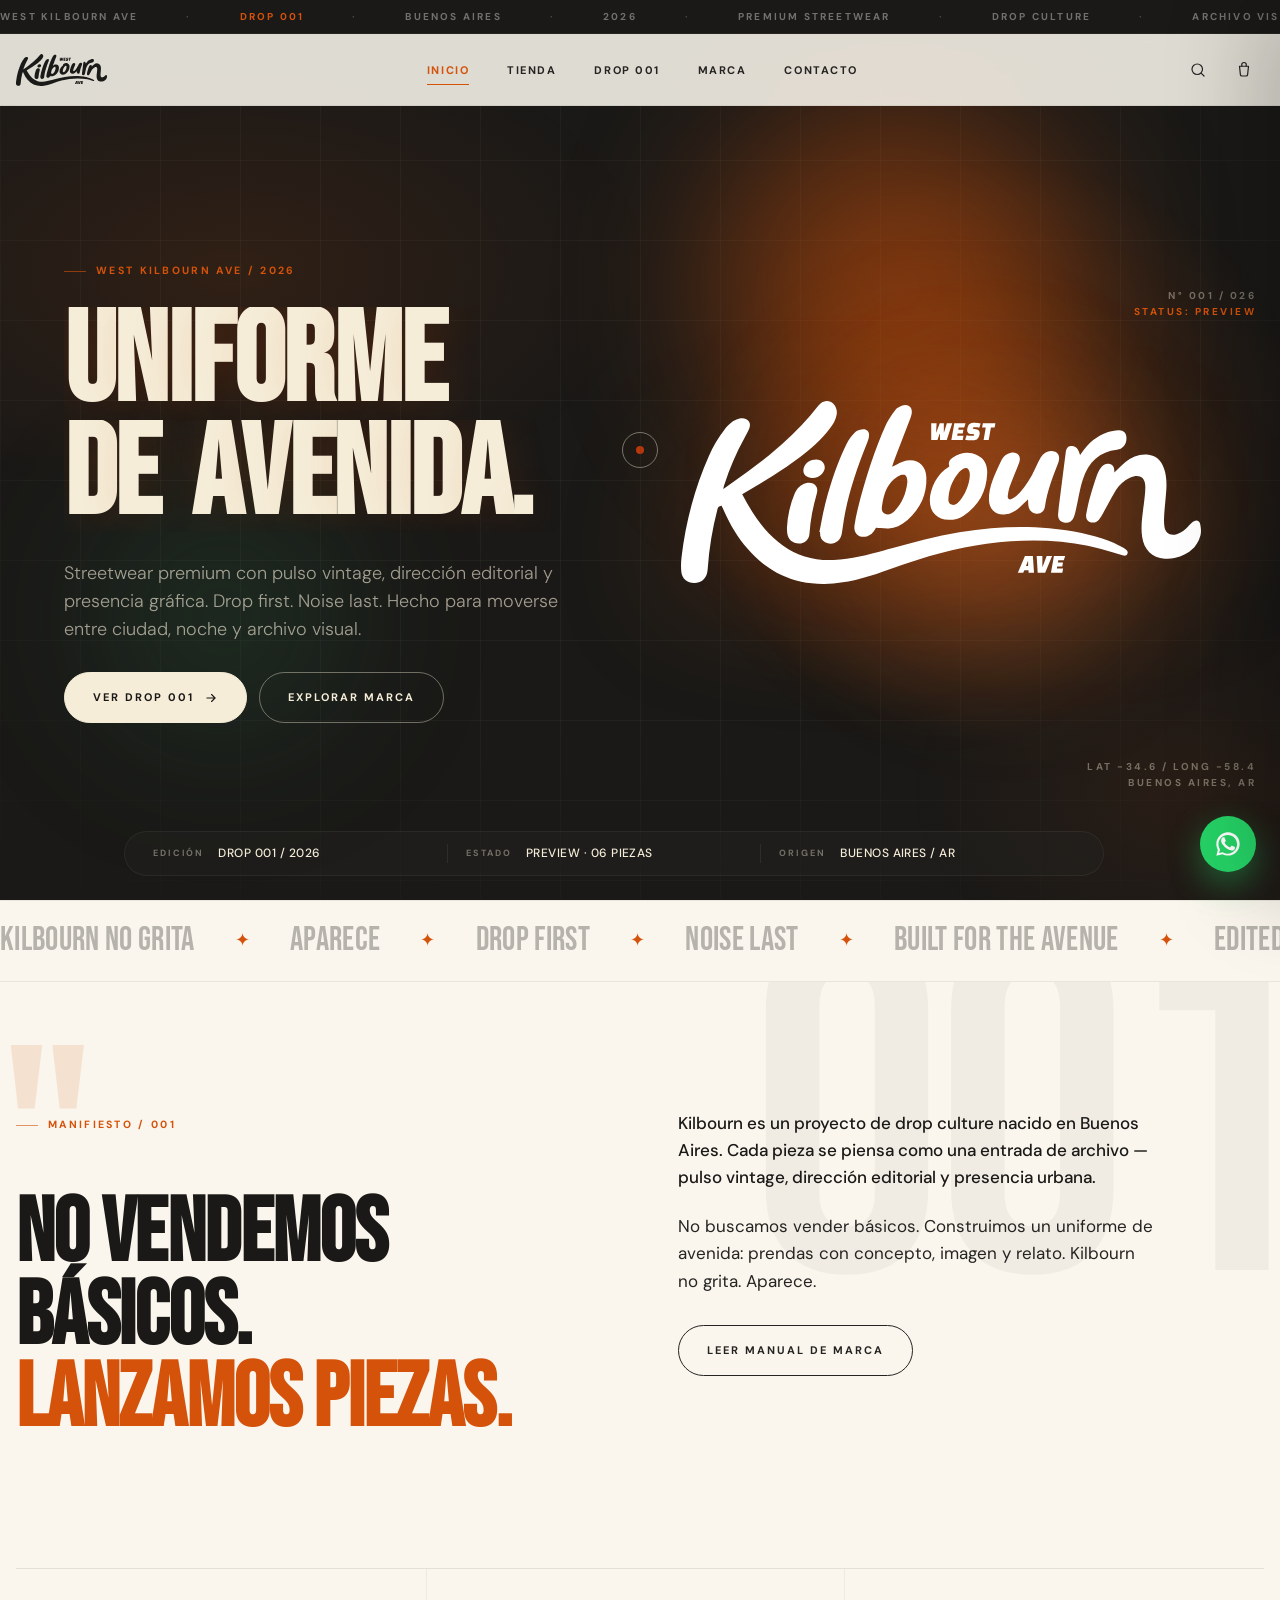
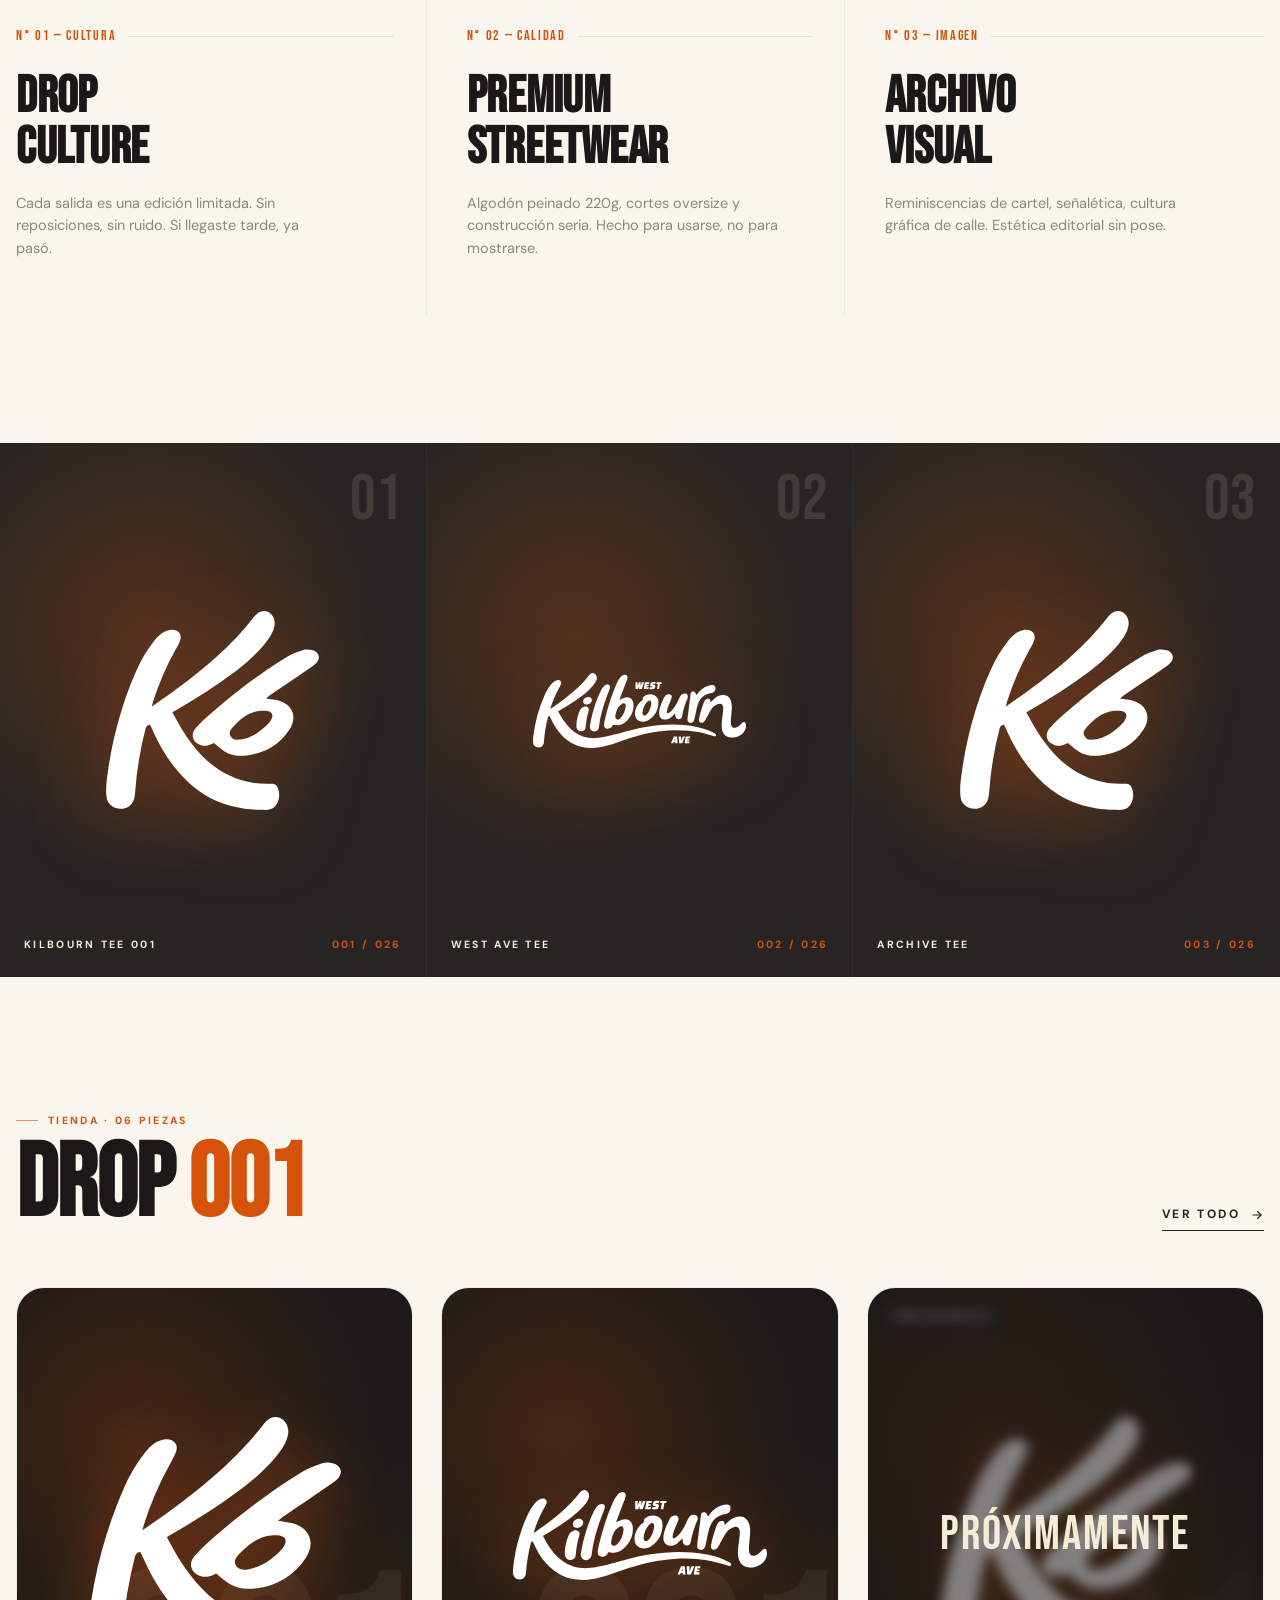
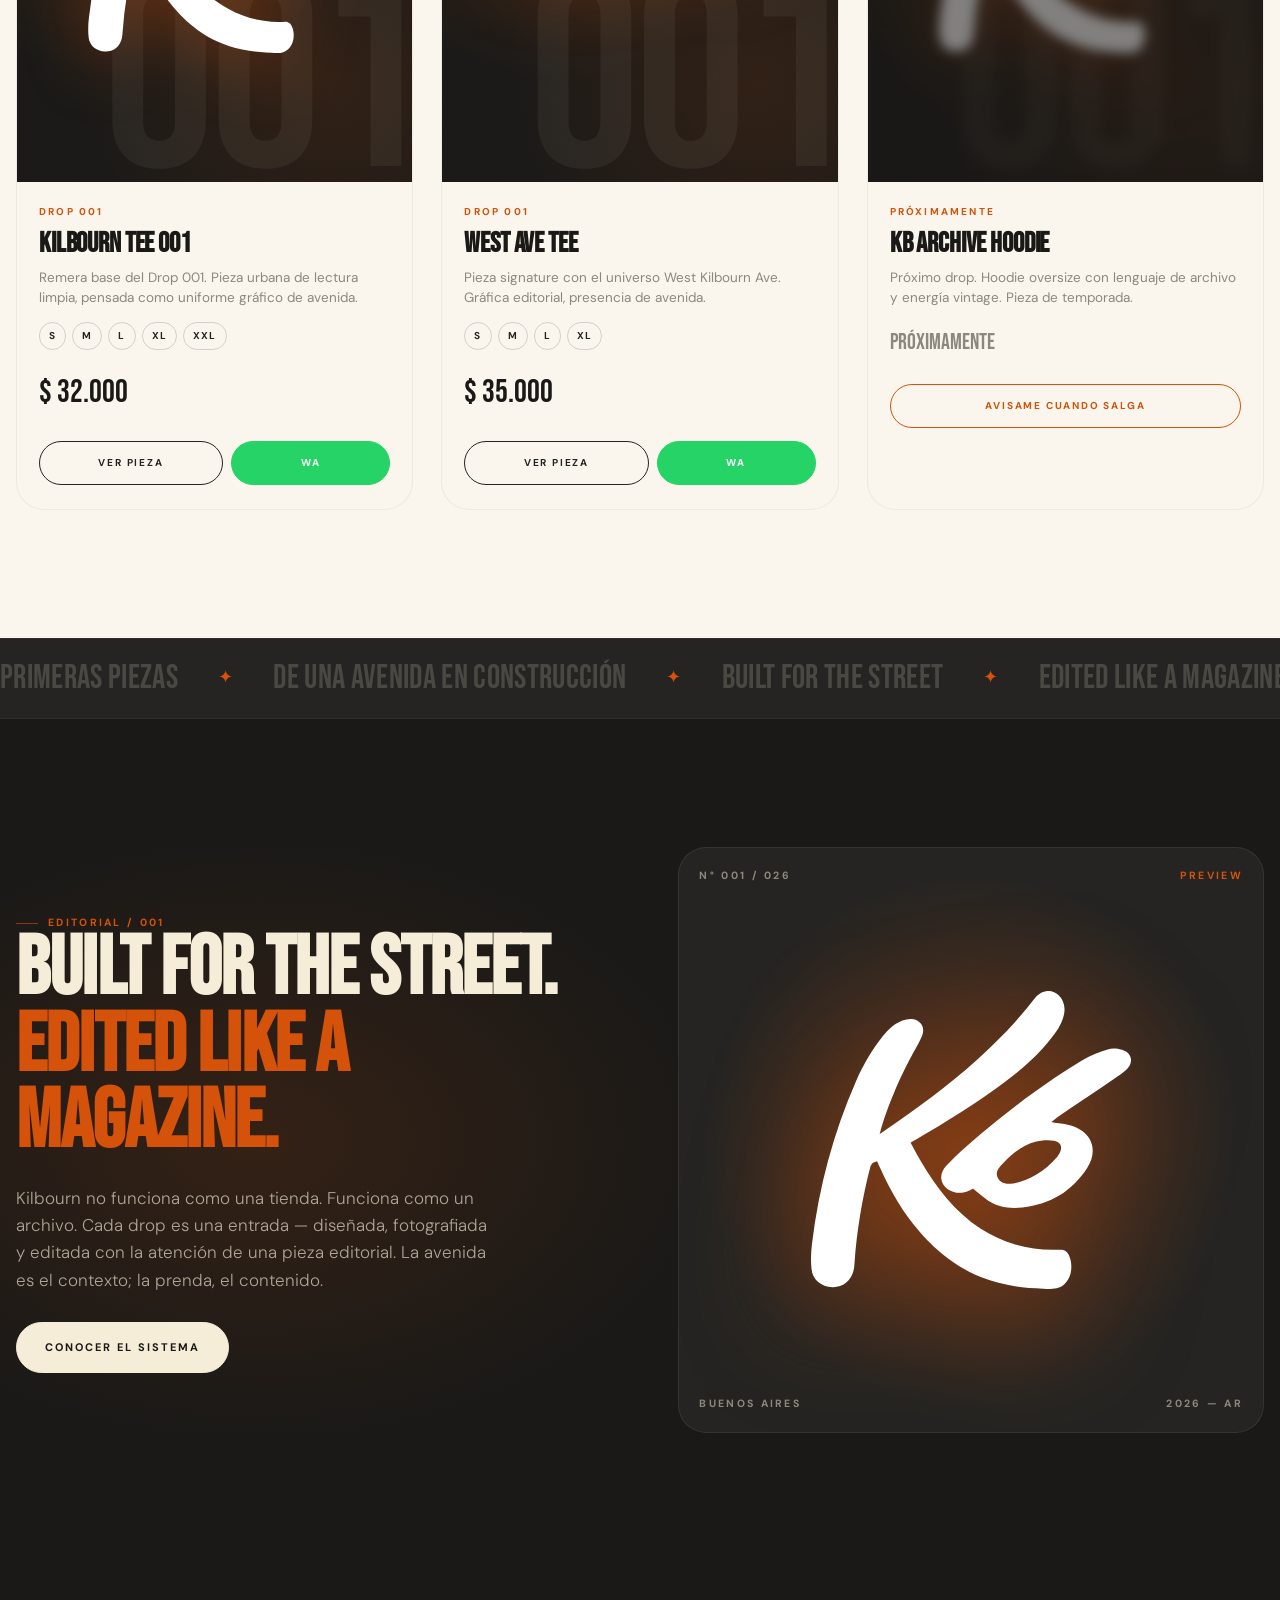
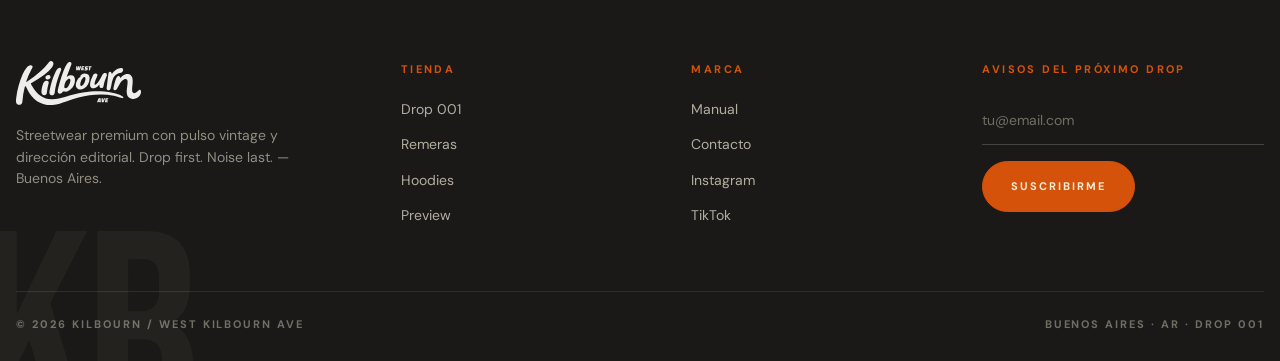
<file: index.html>
<!DOCTYPE html>
<html lang="es">
<head>
  <meta charset="UTF-8" />
  <meta name="viewport" content="width=device-width, initial-scale=1.0" />
  <title>Kilbourn / West Kilbourn Ave — Premium Streetwear · Buenos Aires</title>
  <meta name="description" content="Kilbourn / West Kilbourn Ave — Streetwear premium con pulso vintage y dirección editorial. Drop 001 disponible. Buenos Aires." />

  <meta property="og:type" content="website" />
  <meta property="og:site_name" content="Kilbourn Ave" />
  <meta property="og:title" content="Kilbourn / West Kilbourn Ave — Drop 001" />
  <meta property="og:description" content="Streetwear premium con pulso vintage y dirección editorial. Buenos Aires." />
  <meta property="og:url" content="https://wkilbourn.netlify.app/" />
  <meta name="twitter:card" content="summary_large_image" />
  <link rel="canonical" href="https://wkilbourn.netlify.app/" />
  <link rel="icon" href="assets/logos/favicon.svg" type="image/svg+xml" />

  <link rel="preconnect" href="https://fonts.googleapis.com">
  <link rel="preconnect" href="https://fonts.gstatic.com" crossorigin>
  <link href="https://fonts.googleapis.com/css2?family=Bebas+Neue&family=DM+Sans:ital,opsz,wght@0,9..40,300;0,9..40,400;0,9..40,500;0,9..40,700;0,9..40,900;1,9..40,300;1,9..40,400&display=swap" rel="stylesheet">

  <link rel="stylesheet" href="styles/tokens.css">
  <link rel="stylesheet" href="styles/base.css">
  <link rel="stylesheet" href="styles/components.css">
  <link rel="stylesheet" href="styles/loader.css">
  <link rel="stylesheet" href="styles/home.css">
  <link rel="stylesheet" href="styles/mobile.css">

  <script type="application/ld+json">
  {
    "@context": "https://schema.org",
    "@type": "ClothingStore",
    "name": "Kilbourn Ave",
    "description": "Streetwear premium con pulso vintage y dirección editorial. Buenos Aires.",
    "url": "https://wkilbourn.netlify.app",
    "telephone": "+5491127719845",
    "address": {
      "@type": "PostalAddress",
      "addressLocality": "Buenos Aires",
      "addressCountry": "AR"
    },
    "sameAs": [
      "https://instagram.com/kilbournave",
      "https://tiktok.com/@kilbournave"
    ]
  }
  </script>
</head>
<body data-screen-label="01 Home">

  <!-- TOP BAR -->
  <div class="topbar" role="complementary" aria-label="Anuncios">
    <div class="topbar__track"></div>
  </div>

  <!-- NAV -->
  <header class="nav">
    <div class="nav__inner wrap">
      <a href="index.html" class="nav__brand" aria-label="Kilbourn — Inicio">
        <img src="assets/logos/kilbourn-logo.svg" alt="Kilbourn / West Kilbourn Ave">
      </a>
      <nav>
        <ul class="nav__links">
          <li><a href="index.html" class="is-active">Inicio</a></li>
          <li><a href="tienda.html">Tienda</a></li>
          <li><a href="tienda.html">Drop 001</a></li>
          <li><a href="manual.html">Marca</a></li>
          <li><a href="contacto.html">Contacto</a></li>
        </ul>
      </nav>
      <div class="nav__actions">
        <button class="nav__btn" data-search-trigger aria-label="Buscar">
          <svg viewBox="0 0 24 24" fill="none" stroke="currentColor" stroke-width="1.6" stroke-linecap="round"><circle cx="11" cy="11" r="7"/><path d="m20 20-3.5-3.5"/></svg>
        </button>
        <button class="nav__btn" data-cart-trigger aria-label="Bolsa">
          <svg viewBox="0 0 24 24" fill="none" stroke="currentColor" stroke-width="1.6" stroke-linecap="round" stroke-linejoin="round"><path d="M6 7h12l-1.2 11.2A2 2 0 0 1 14.8 20H9.2a2 2 0 0 1-2-1.8L6 7z"/><path d="M9 7V5a3 3 0 0 1 6 0v2"/></svg>
          <span class="nav__cart-count" aria-live="polite">0</span>
        </button>
        <button class="nav__burger" aria-label="Menú">
          <span></span><span></span><span></span>
        </button>
      </div>
    </div>
  </header>

  <!-- DRAWER MENU (mobile) -->
  <nav class="drawer-menu" aria-label="Menú principal">
    <a href="index.html">Inicio</a>
    <a href="tienda.html">Tienda</a>
    <a href="tienda.html">Drop 001</a>
    <a href="manual.html">Marca</a>
    <a href="contacto.html">Contacto</a>
    <div class="drawer-menu__foot">
      <a href="https://instagram.com/kilbournave" target="_blank" rel="noopener">Instagram</a>
      <a href="https://tiktok.com/@kilbournave" target="_blank" rel="noopener">TikTok</a>
      <a href="https://wa.me/5491127719845" target="_blank" rel="noopener">WhatsApp</a>
    </div>
  </nav>

  <!-- SCROLL PROGRESS -->
  <div class="scroll-progress" aria-hidden="true"></div>

  <!-- HERO -->
  <section class="hero">
    <div class="hero__bg"></div>
    <div class="hero__grid"></div>
    <div class="hero__shapes">
      <div class="hero__shape hero__shape--1"></div>
      <div class="hero__shape hero__shape--2"></div>
      <div class="hero__shape hero__shape--3"></div>
    </div>
    <div class="hero__grain"></div>

    <div class="hero__corner hero__corner--tr">N° 001 / 026<br><span style="color:var(--orange)">Status: Preview</span></div>
    <div class="hero__corner hero__corner--bl">Lat −34.6 / Long −58.4<br>Buenos Aires, AR</div>

    <div class="hero__inner wrap">
      <div class="hero__content">
        <span class="eyebrow hero__eyebrow">West Kilbourn Ave / 2026</span>
        <h1 class="hero__title" data-split>
          <span class="row">Uniforme</span>
          <span class="row">de avenida.</span>
        </h1>
        <p class="hero__lead">Streetwear premium con pulso vintage, dirección editorial y presencia gráfica. Drop first. Noise last. Hecho para moverse entre ciudad, noche y archivo visual.</p>
        <div class="hero__ctas">
          <a class="btn btn--cream" href="tienda.html">Ver Drop 001
            <svg width="14" height="14" viewBox="0 0 24 24" fill="none" stroke="currentColor" stroke-width="2" stroke-linecap="round"><path d="M5 12h14M13 6l6 6-6 6"/></svg>
          </a>
          <a class="btn btn--outline-light" href="manual.html">Explorar marca</a>
        </div>
      </div>
      <div class="hero__visual">
        <img class="hero__logo" src="assets/logos/kilbourn-logo.svg" alt="Kilbourn / West Kilbourn Ave logo" />
      </div>
    </div>

    <div class="hero__stats">
      <div class="hero__stats-inner">
        <div class="hero__stat">
          <span class="hero__stat-label">Edición</span>
          <span class="hero__stat-value">Drop 001 / 2026</span>
        </div>
        <div class="hero__stat">
          <span class="hero__stat-label">Estado</span>
          <span class="hero__stat-value">Preview · 06 piezas</span>
        </div>
        <div class="hero__stat">
          <span class="hero__stat-label">Origen</span>
          <span class="hero__stat-value">Buenos Aires / AR</span>
        </div>
      </div>
    </div>
  </section>

  <!-- MARQUEE MIDDLE -->
  <div class="marquee" aria-hidden="true">
    <div class="marquee__track">
      <span class="marquee__item">Kilbourn no grita</span>
      <span class="marquee__item">Aparece</span>
      <span class="marquee__item">Drop first</span>
      <span class="marquee__item">Noise last</span>
      <span class="marquee__item">Built for the avenue</span>
      <span class="marquee__item">Edited like a magazine</span>
      <span class="marquee__item">Kilbourn no grita</span>
      <span class="marquee__item">Aparece</span>
      <span class="marquee__item">Drop first</span>
      <span class="marquee__item">Noise last</span>
    </div>
  </div>

  <!-- MANIFESTO -->
  <section class="section manifesto">
    <div class="wrap">
      <span class="manifesto__bignum" aria-hidden="true">001</span>
      <div class="manifesto__inner">
        <div class="manifesto__left reveal">
          <span class="manifesto__quote" aria-hidden="true">"</span>
          <span class="eyebrow" style="color:var(--orange);">Manifiesto / 001</span>
          <h2 class="manifesto__title">
            No vendemos<br>básicos.<br>
            <span class="accent">Lanzamos piezas.</span>
          </h2>
        </div>
        <div class="manifesto__right reveal" data-delay="1">
          <p>Kilbourn es un proyecto de drop culture nacido en Buenos Aires. Cada pieza se piensa como una entrada de archivo — pulso vintage, dirección editorial y presencia urbana.</p>
          <p>No buscamos vender básicos. Construimos un uniforme de avenida: prendas con concepto, imagen y relato. Kilbourn no grita. Aparece.</p>
          <a href="manual.html" class="btn btn--outline">Leer manual de marca</a>
        </div>
      </div>
    </div>
  </section>

  <!-- PILLARS -->
  <section class="section pillars">
    <div class="wrap">
      <div class="pillars__grid">
        <div class="pillar reveal">
          <div class="pillar__num">N° 01 — Cultura</div>
          <h3 class="pillar__title">Drop<br>Culture</h3>
          <p class="pillar__desc">Cada salida es una edición limitada. Sin reposiciones, sin ruido. Si llegaste tarde, ya pasó.</p>
        </div>
        <div class="pillar reveal" data-delay="1">
          <div class="pillar__num">N° 02 — Calidad</div>
          <h3 class="pillar__title">Premium<br>Streetwear</h3>
          <p class="pillar__desc">Algodón peinado 220g, cortes oversize y construcción seria. Hecho para usarse, no para mostrarse.</p>
        </div>
        <div class="pillar reveal" data-delay="2">
          <div class="pillar__num">N° 03 — Imagen</div>
          <h3 class="pillar__title">Archivo<br>Visual</h3>
          <p class="pillar__desc">Reminiscencias de cartel, señalética, cultura gráfica de calle. Estética editorial sin pose.</p>
        </div>
      </div>
    </div>
  </section>

  <!-- LOOKBOOK STRIP -->
  <section class="lookbook" aria-label="Lookbook Drop 001">
    <div class="lookbook__cell">
      <div class="lookbook__bignum">01</div>
      <div class="lookbook__img"><img src="assets/logos/kb-monogram.svg" alt="Kilbourn Tee 001"></div>
      <div class="lookbook__meta">
        <span>Kilbourn Tee 001</span>
        <span class="num">001 / 026</span>
      </div>
    </div>
    <div class="lookbook__cell">
      <div class="lookbook__bignum">02</div>
      <div class="lookbook__img"><img src="assets/logos/kilbourn-logo.svg" alt="West Ave Tee"></div>
      <div class="lookbook__meta">
        <span>West Ave Tee</span>
        <span class="num">002 / 026</span>
      </div>
    </div>
    <div class="lookbook__cell">
      <div class="lookbook__bignum">03</div>
      <div class="lookbook__img"><img src="assets/logos/kb-monogram.svg" alt="Archive Tee"></div>
      <div class="lookbook__meta">
        <span>Archive Tee</span>
        <span class="num">003 / 026</span>
      </div>
    </div>
  </section>

  <!-- FEATURED PRODUCTS -->
  <section class="section featured">
    <div class="wrap">
      <div class="featured__head reveal">
        <div>
          <span class="eyebrow" style="color:var(--orange);">Tienda · 06 piezas</span>
          <h2 class="featured__title">
            Drop <span class="accent">001</span>
          </h2>
        </div>
        <a href="tienda.html" class="featured__link">Ver todo
          <svg width="14" height="14" viewBox="0 0 24 24" fill="none" stroke="currentColor" stroke-width="2" stroke-linecap="round"><path d="M5 12h14M13 6l6 6-6 6"/></svg>
        </a>
      </div>
      <div class="featured__grid" id="featured-grid"></div>
    </div>
  </section>

  <!-- MARQUEE DARK -->
  <div class="marquee marquee--dark" aria-hidden="true">
    <div class="marquee__track">
      <span class="marquee__item">Primeras piezas</span>
      <span class="marquee__item">De una avenida en construcción</span>
      <span class="marquee__item">Built for the street</span>
      <span class="marquee__item">Edited like a magazine</span>
      <span class="marquee__item">Primeras piezas</span>
      <span class="marquee__item">De una avenida en construcción</span>
      <span class="marquee__item">Built for the street</span>
      <span class="marquee__item">Edited like a magazine</span>
    </div>
  </div>

  <!-- EDITORIAL STRIP -->
  <section class="section editorial">
    <div class="wrap">
      <div class="editorial__inner">
        <div class="reveal">
          <span class="eyebrow" style="color:var(--orange);">Editorial / 001</span>
          <h2 class="editorial__title">
            Built for the street.<br>
            <span class="accent">Edited like a magazine.</span>
          </h2>
          <p class="editorial__copy">Kilbourn no funciona como una tienda. Funciona como un archivo. Cada drop es una entrada — diseñada, fotografiada y editada con la atención de una pieza editorial. La avenida es el contexto; la prenda, el contenido.</p>
          <a href="manual.html" class="btn btn--cream">Conocer el sistema</a>
        </div>
        <div class="reveal editorial__panel" data-delay="1">
          <span class="editorial__panel-label editorial__panel-label--tl">N° 001 / 026</span>
          <span class="editorial__panel-label editorial__panel-label--tr">Preview</span>
          <img class="editorial__panel-logo" src="assets/logos/kb-monogram.svg" alt="Kilbourn KB Monogram">
          <span class="editorial__panel-label editorial__panel-label--bl">Buenos Aires</span>
          <span class="editorial__panel-label editorial__panel-label--br">2026 — AR</span>
        </div>
      </div>
    </div>
  </section>

  <!-- FOOTER -->
  <footer class="footer" data-screen-label="Footer">
    <div class="footer__bigmark" aria-hidden="true">KB</div>
    <div class="wrap" style="position:relative;z-index:2;">
      <div class="footer__grid">
        <div>
          <img src="assets/logos/kilbourn-logo.svg" alt="Kilbourn" class="footer__brand">
          <p class="footer__tagline">Streetwear premium con pulso vintage y dirección editorial. Drop first. Noise last. — Buenos Aires.</p>
        </div>
        <div>
          <h4 class="footer__title">Tienda</h4>
          <ul class="footer__list">
            <li><a href="tienda.html">Drop 001</a></li>
            <li><a href="tienda.html?cat=remeras">Remeras</a></li>
            <li><a href="tienda.html?cat=hoodies">Hoodies</a></li>
            <li><a href="tienda.html?status=preview">Preview</a></li>
          </ul>
        </div>
        <div>
          <h4 class="footer__title">Marca</h4>
          <ul class="footer__list">
            <li><a href="manual.html">Manual</a></li>
            <li><a href="contacto.html">Contacto</a></li>
            <li><a href="https://instagram.com/kilbournave" target="_blank" rel="noopener">Instagram</a></li>
            <li><a href="https://tiktok.com/@kilbournave" target="_blank" rel="noopener">TikTok</a></li>
          </ul>
        </div>
        <div>
          <h4 class="footer__title">Avisos del próximo drop</h4>
          <form class="footer__news" data-news>
            <input type="email" placeholder="tu@email.com" aria-label="Email" required>
            <button type="submit" class="btn btn--orange">Suscribirme</button>
          </form>
        </div>
      </div>
      <div class="footer__bottom">
        <span>© 2026 Kilbourn / West Kilbourn Ave</span>
        <span>Buenos Aires · AR · Drop 001</span>
      </div>
    </div>
  </footer>

  <!-- WHATSAPP FLOAT -->
  <a class="wa-float" href="https://wa.me/5491127719845?text=Hola%20Kilbourn!%20%F0%9F%91%8B%20Quiero%20consultar%20por%20una%20pieza." target="_blank" rel="noopener" aria-label="Contactar por WhatsApp">
    <svg viewBox="0 0 24 24"><path d="M17.5 14.4c-.3-.1-1.7-.8-1.9-.9-.3-.1-.5-.1-.7.1-.2.3-.7.9-.9 1.1-.2.2-.3.2-.6.1-1.8-.9-3-1.6-4.2-3.6-.3-.5.3-.5.9-1.7.1-.2 0-.4 0-.5 0-.1-.7-1.6-.9-2.2-.2-.6-.5-.5-.7-.5h-.6c-.2 0-.5.1-.8.4-.3.3-1 1-1 2.5s1.1 2.9 1.2 3.1c.2.2 2.1 3.2 5.1 4.5 1.9.8 2.6.9 3.5.8.6-.1 1.7-.7 1.9-1.4.2-.7.2-1.2.2-1.4-.1-.2-.3-.3-.6-.4zM12 2C6.5 2 2 6.5 2 12c0 1.8.5 3.4 1.3 4.9L2 22l5.2-1.3c1.4.8 3.1 1.2 4.8 1.2 5.5 0 10-4.5 10-10S17.5 2 12 2zm0 18.3c-1.5 0-2.9-.4-4.2-1.1l-.3-.2-3.1.8.8-3-.2-.3c-.8-1.3-1.2-2.7-1.2-4.2 0-4.4 3.6-8 8-8s8 3.6 8 8-3.6 8-8 8z"/></svg>
  </a>

  <!-- SEARCH OVERLAY -->
  <div class="search" role="dialog" aria-modal="true" aria-label="Buscar productos">
    <button class="search__close" aria-label="Cerrar búsqueda">
      <svg width="16" height="16" viewBox="0 0 24 24" fill="none" stroke="currentColor" stroke-width="2" stroke-linecap="round"><path d="M6 6l12 12M18 6 6 18"/></svg>
    </button>
    <div class="search__inner">
      <input type="text" class="search__input" placeholder="Buscá una pieza..." aria-label="Buscar">
      <div class="search__hint">⌘ K · Esc para cerrar</div>
      <div class="search__results"></div>
    </div>
  </div>

  <!-- CART DRAWER -->
  <div class="cart-overlay"></div>
  <aside class="cart" role="dialog" aria-modal="true" aria-label="Bolsa">
    <div class="cart__head">
      <h2>Bolsa</h2>
      <button class="cart__close" aria-label="Cerrar bolsa">
        <svg viewBox="0 0 24 24" fill="none" stroke="currentColor" stroke-width="2" stroke-linecap="round"><path d="M6 6l12 12M18 6 6 18"/></svg>
      </button>
    </div>
    <div class="cart__body"></div>
    <div class="cart__foot">
      <div class="cart__total">
        <span class="label">Total estimado</span>
        <span class="value">$0</span>
      </div>
      <button class="btn btn--wa btn--full btn--lg" data-cart-checkout>
        Consultar por WhatsApp
      </button>
      <p class="note">Coordinamos disponibilidad, talle y envío por WhatsApp.</p>
    </div>
  </aside>

  <!-- TEMPLATES -->
  <template id="tpl-card">
    <article class="card">
      <div class="card__art">
        <div class="card__watermark">001</div>
        <span class="card__badge"></span>
        <div class="card__logo"><img alt=""></div>
        <span class="shine"></span>
      </div>
      <div class="card__body">
        <span class="card__label"></span>
        <h3 class="card__name"></h3>
        <p class="card__desc"></p>
        <div class="card__sizes"></div>
        <div class="card__price"></div>
        <div class="card__actions"></div>
      </div>
    </article>
  </template>

  <!-- SCRIPTS -->
  <script type="module" src="src/loader.js"></script>
  <script type="module" src="src/app.js"></script>
  <script type="module" src="src/cart.js"></script>
  <script type="module" src="src/effects.js"></script>
  <script type="module">
    import { products, formatPrice, STATUS_LABEL, WA_NUMBER } from "./data/products.js";

    // Render featured cards
    const grid = document.getElementById("featured-grid");
    const tpl = document.getElementById("tpl-card");
    const featured = products.filter(p => p.featured).slice(0, 3);

    featured.forEach((p, i) => {
      const node = tpl.content.cloneNode(true);
      const card = node.querySelector(".card");
      card.classList.add("reveal");
      card.dataset.delay = String(Math.min(i+1, 4));
      card.style.cursor = "pointer";

      const badge = card.querySelector(".card__badge");
      if(p.status === "preview"){ badge.textContent = "Preview"; }
      else if(p.status === "coming_soon"){ badge.textContent = "Próximamente"; badge.classList.add("card__badge--soon"); }
      else if(p.status === "sold_out"){ badge.textContent = "Agotado"; badge.classList.add("card__badge--soldout"); }
      else { badge.remove(); }

      const art = card.querySelector(".card__art");
      if(p.status === "coming_soon"){
        const overlay = document.createElement("div");
        overlay.className = "card__overlay";
        overlay.textContent = "Próximamente";
        art.appendChild(overlay);
      }

      card.querySelector(".card__logo img").src = p.image;
      card.querySelector(".card__logo img").alt = p.alt;
      card.querySelector(".card__label").textContent = p.label;
      card.querySelector(".card__name").textContent = p.name;
      card.querySelector(".card__desc").textContent = p.description;

      const sizes = card.querySelector(".card__sizes");
      if(p.sizes.length){
        p.sizes.forEach(s => {
          const el = document.createElement("span");
          el.className = "card__size";
          el.textContent = s;
          sizes.appendChild(el);
        });
      } else {
        sizes.remove();
      }

      const price = card.querySelector(".card__price");
      if(p.status === "coming_soon"){
        price.textContent = "Próximamente";
        price.classList.add("card__price--small");
      } else {
        price.textContent = formatPrice(p.price);
      }

      const actions = card.querySelector(".card__actions");
      if(p.status === "published" || p.status === "preview"){
        actions.innerHTML = `
          <a href="producto.html?id=${p.slug}" class="btn btn--outline" style="flex:1.2;">Ver pieza</a>
          <a href="https://wa.me/${WA_NUMBER}?text=${encodeURIComponent('Hola Kilbourn! 👋 Quiero consultar por: ' + p.name)}" target="_blank" rel="noopener" class="btn btn--wa">WA</a>
        `;
      } else if(p.status === "coming_soon"){
        actions.innerHTML = `<a href="contacto.html" class="btn btn--orange-outline" style="flex:1;">Avisame cuando salga</a>`;
      } else {
        actions.innerHTML = `<button class="btn btn--outline" disabled>Agotado</button>`;
      }

      // Navigation
      card.addEventListener("click", (e) => {
        if(e.target.closest("a, button")) return;
        if(p.status !== "coming_soon" && p.status !== "sold_out"){
          window.location.href = `producto.html?id=${p.slug}`;
        }
      });

      grid.appendChild(node);
    });

    document.dispatchEvent(new CustomEvent("kilbourn:products-rendered"));
  </script>
</body>
</html>
</file>
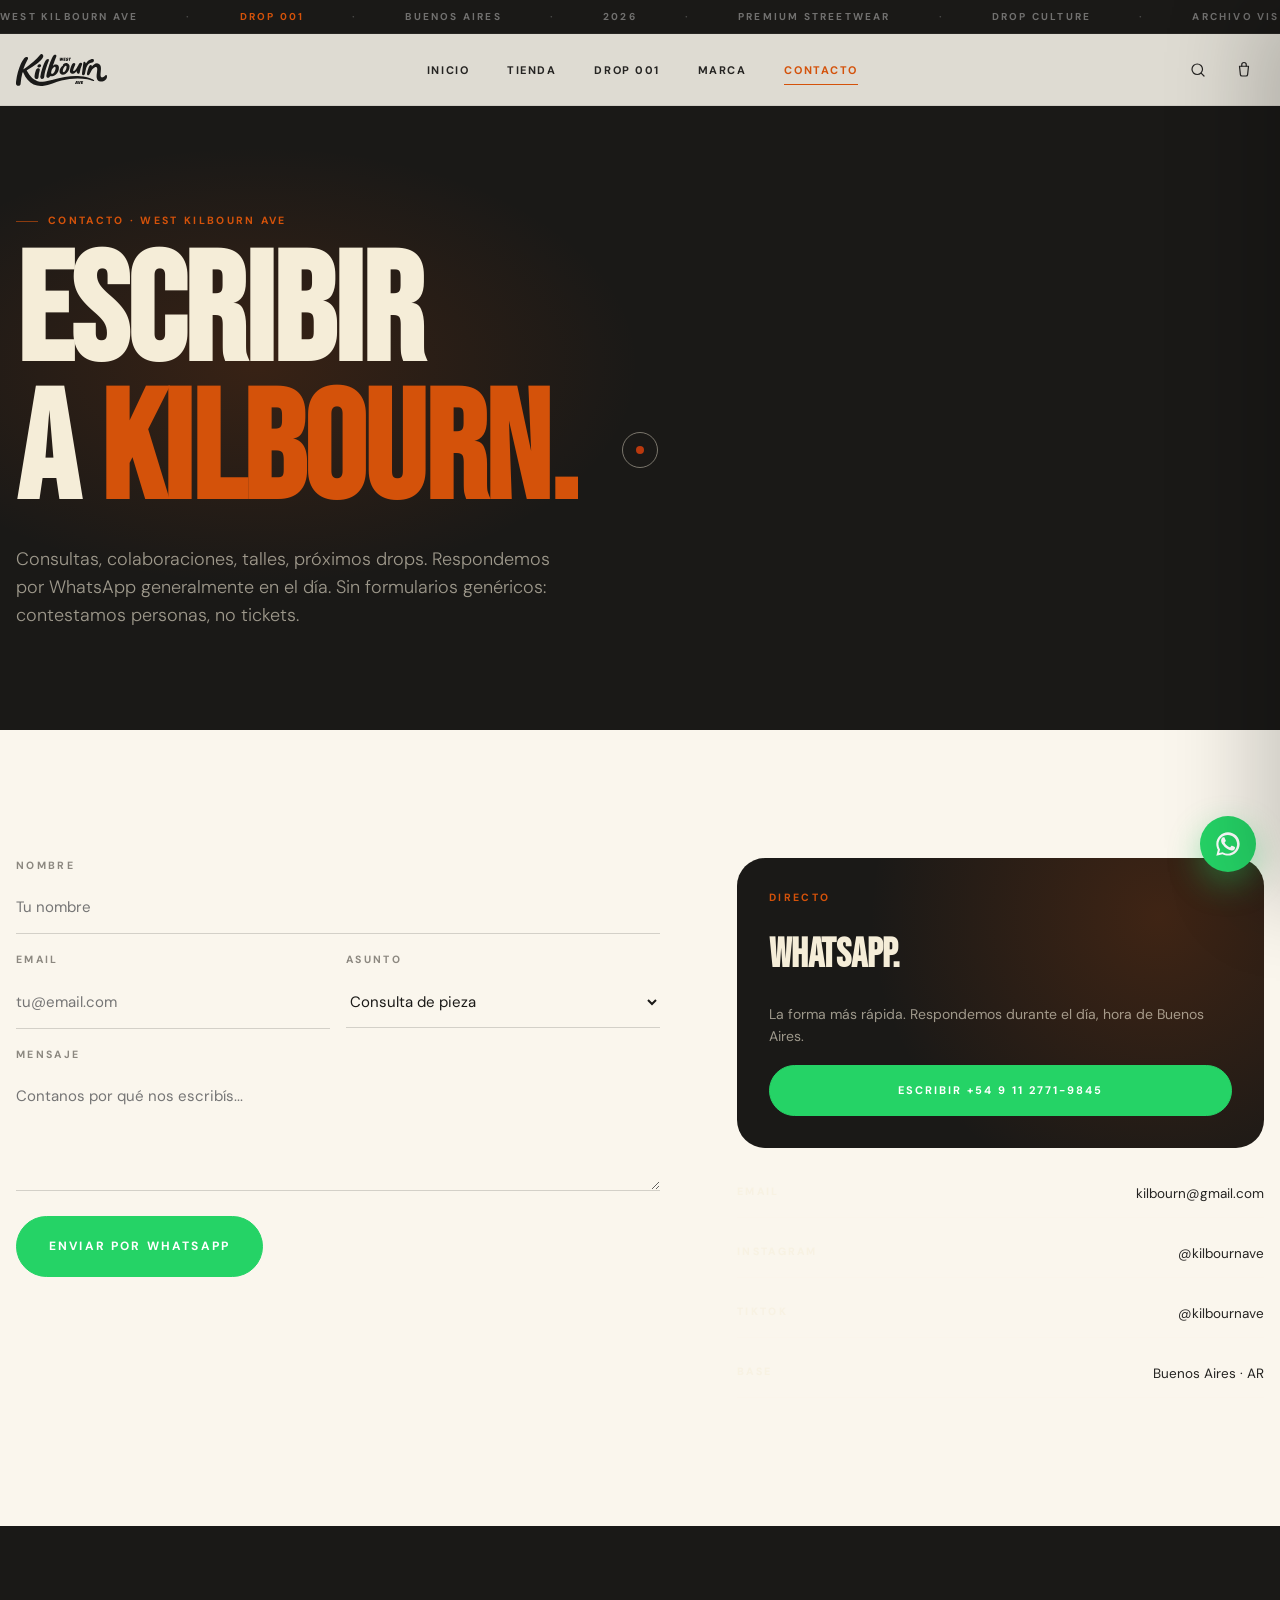
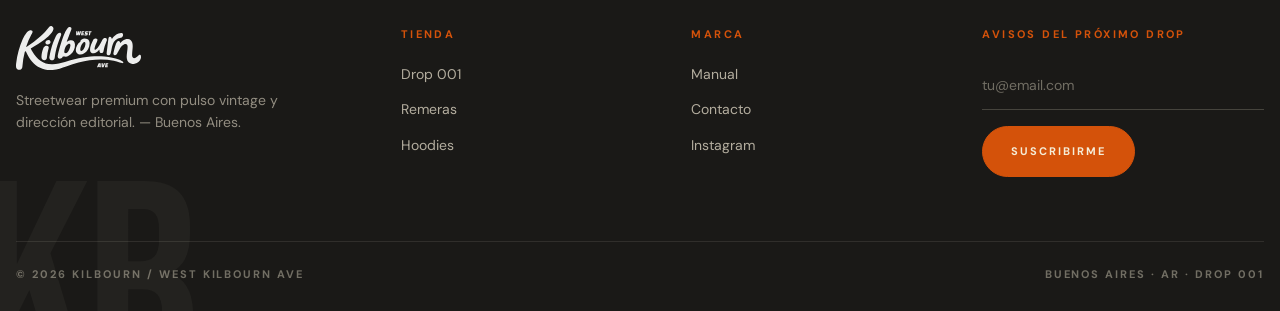
<file: contacto.html>
<!DOCTYPE html>
<html lang="es">
<head>
  <meta charset="UTF-8" />
  <meta name="viewport" content="width=device-width, initial-scale=1.0" />
  <title>Contacto — Kilbourn / West Kilbourn Ave</title>
  <meta name="description" content="Contacto Kilbourn — Consultas, drops y colaboraciones. WhatsApp +54 9 11 2771-9845." />
  <link rel="icon" href="assets/logos/favicon.svg" type="image/svg+xml" />
  <link rel="preconnect" href="https://fonts.googleapis.com">
  <link rel="preconnect" href="https://fonts.gstatic.com" crossorigin>
  <link href="https://fonts.googleapis.com/css2?family=Bebas+Neue&family=DM+Sans:ital,opsz,wght@0,9..40,300;0,9..40,400;0,9..40,500;0,9..40,700;0,9..40,900&display=swap" rel="stylesheet">
  <link rel="stylesheet" href="styles/tokens.css">
  <link rel="stylesheet" href="styles/base.css">
  <link rel="stylesheet" href="styles/components.css">
  <link rel="stylesheet" href="styles/loader.css">
  <style>
    .contact-hero {
      background: var(--ink); color: var(--cream);
      margin-top: calc(-1 * (var(--topbar-h) + var(--nav-h)));
      padding: calc(var(--topbar-h) + var(--nav-h) + 100px) 0 100px;
      position: relative; overflow: hidden; isolation: isolate;
    }
    .contact-hero::before {
      content: ""; position: absolute; inset: 0;
      background: radial-gradient(50% 50% at 20% 50%, rgba(212,82,10,.16), transparent 60%);
    }
    .contact-hero h1 {
      font-family: var(--display);
      font-size: clamp(72px, 12vw, 180px);
      text-transform: uppercase; line-height: .9;
      color: var(--cream); letter-spacing: -.01em;
      margin: 16px 0 24px; position: relative;
    }
    .contact-hero h1 .accent { color: var(--orange); }
    .contact-hero p { font-weight: 300; font-size: clamp(15px,1.5vw,18px); max-width: 540px; color: rgba(245,237,216,.6); position: relative; }
    .contact-grid {
      padding: clamp(80px,10vw,140px) 0;
      background: var(--paper);
    }
    .contact-grid__inner {
      display: grid; grid-template-columns: 1.1fr .9fr;
      gap: clamp(40px,6vw,80px); align-items: start;
    }
    .contact-form { display: flex; flex-direction: column; gap: 18px; }
    .contact-form .row { display: grid; grid-template-columns: 1fr 1fr; gap: 16px; }
    .contact-form label {
      display: block;
      font-size: 10.5px; font-weight: 700; letter-spacing: .22em;
      text-transform: uppercase; color: var(--smoke); margin-bottom: 8px;
    }
    .contact-form input, .contact-form select, .contact-form textarea {
      width: 100%;
      padding: 14px 0;
      background: transparent;
      border: 0; border-bottom: 1px solid rgba(37,36,34,.18);
      font-size: 15px; color: var(--ink);
      outline: none;
      transition: border-color var(--t-fast) var(--ease);
      font-family: var(--sans);
    }
    .contact-form input:focus, .contact-form select:focus, .contact-form textarea:focus { border-color: var(--orange); }
    .contact-form textarea { min-height: 120px; resize: vertical; }
    .contact-info { display: flex; flex-direction: column; gap: 24px; }
    .contact-card {
      background: var(--ink); color: var(--cream);
      padding: 32px; border-radius: var(--r-lg);
      display: flex; flex-direction: column; gap: 18px;
      position: relative; overflow: hidden; isolation: isolate;
    }
    .contact-card::before {
      content: ""; position: absolute; inset: 0;
      background: radial-gradient(circle at 80% 20%, rgba(212,82,10,.2), transparent 60%);
      z-index: 0;
    }
    .contact-card > * { position: relative; z-index: 1; }
    .contact-card h3 { font-family: var(--display); font-size: 40px; text-transform: uppercase; letter-spacing: -.005em; }
    .contact-list { list-style: none; display: flex; flex-direction: column; gap: 14px; padding: 0; }
    .contact-list li { display: flex; justify-content: space-between; padding: 12px 0; border-bottom: 1px solid rgba(245,237,216,.1); font-size: 13.5px; }
    .contact-list .lbl { font-size: 10.5px; font-weight: 700; letter-spacing: .22em; text-transform: uppercase; color: rgba(245,237,216,.5); }
    .contact-list a { transition: color var(--t-fast) var(--ease); }
    .contact-list a:hover { color: var(--orange); }
    @media (max-width: 900px) {
      .contact-grid__inner { grid-template-columns: 1fr; }
      .contact-form .row { grid-template-columns: 1fr; }
    }
  </style>
  <link rel="stylesheet" href="styles/mobile.css">
</head>
<body data-screen-label="04 Contacto">

  <div class="topbar"><div class="topbar__track"></div></div>

  <header class="nav">
    <div class="nav__inner wrap">
      <a href="index.html" class="nav__brand"><img src="assets/logos/kilbourn-logo.svg" alt="Kilbourn"></a>
      <nav>
        <ul class="nav__links">
          <li><a href="index.html">Inicio</a></li>
          <li><a href="tienda.html">Tienda</a></li>
          <li><a href="tienda.html">Drop 001</a></li>
          <li><a href="manual.html">Marca</a></li>
          <li><a href="contacto.html" class="is-active">Contacto</a></li>
        </ul>
      </nav>
      <div class="nav__actions">
        <button class="nav__btn" data-search-trigger aria-label="Buscar">
          <svg viewBox="0 0 24 24" fill="none" stroke="currentColor" stroke-width="1.6" stroke-linecap="round"><circle cx="11" cy="11" r="7"/><path d="m20 20-3.5-3.5"/></svg>
        </button>
        <button class="nav__btn" data-cart-trigger aria-label="Bolsa">
          <svg viewBox="0 0 24 24" fill="none" stroke="currentColor" stroke-width="1.6" stroke-linecap="round" stroke-linejoin="round"><path d="M6 7h12l-1.2 11.2A2 2 0 0 1 14.8 20H9.2a2 2 0 0 1-2-1.8L6 7z"/><path d="M9 7V5a3 3 0 0 1 6 0v2"/></svg>
          <span class="nav__cart-count">0</span>
        </button>
        <button class="nav__burger" aria-label="Menú"><span></span><span></span><span></span></button>
      </div>
    </div>
  </header>

  <nav class="drawer-menu">
    <a href="index.html">Inicio</a>
    <a href="tienda.html">Tienda</a>
    <a href="manual.html">Marca</a>
    <a href="contacto.html">Contacto</a>
  </nav>

  <div class="scroll-progress" aria-hidden="true"></div>

  <section class="contact-hero">
    <div class="wrap" style="position:relative;">
      <span class="eyebrow" style="color:var(--orange);">Contacto · West Kilbourn Ave</span>
      <h1>Escribir<br>a <span class="accent">Kilbourn.</span></h1>
      <p>Consultas, colaboraciones, talles, próximos drops. Respondemos por WhatsApp generalmente en el día. Sin formularios genéricos: contestamos personas, no tickets.</p>
    </div>
  </section>

  <section class="contact-grid">
    <div class="wrap">
      <div class="contact-grid__inner">
        <form class="contact-form" id="contact-form">
          <div>
            <label for="c-name">Nombre</label>
            <input id="c-name" type="text" required placeholder="Tu nombre">
          </div>
          <div class="row">
            <div>
              <label for="c-email">Email</label>
              <input id="c-email" type="email" required placeholder="tu@email.com">
            </div>
            <div>
              <label for="c-subject">Asunto</label>
              <select id="c-subject">
                <option>Consulta de pieza</option>
                <option>Próximo drop</option>
                <option>Colaboración</option>
                <option>Prensa</option>
                <option>Otro</option>
              </select>
            </div>
          </div>
          <div>
            <label for="c-msg">Mensaje</label>
            <textarea id="c-msg" required placeholder="Contanos por qué nos escribís..."></textarea>
          </div>
          <button type="submit" class="btn btn--wa btn--lg" style="align-self:flex-start;">Enviar por WhatsApp</button>
        </form>

        <div class="contact-info">
          <div class="contact-card">
            <span class="eyebrow no-line" style="color:var(--orange);">Directo</span>
            <h3>WhatsApp.</h3>
            <p style="color:rgba(245,237,216,.6);font-size:14px;">La forma más rápida. Respondemos durante el día, hora de Buenos Aires.</p>
            <a href="https://wa.me/5491127719845" target="_blank" rel="noopener" class="btn btn--wa">Escribir +54 9 11 2771-9845</a>
          </div>
          <ul class="contact-list">
            <li><span class="lbl">Email</span><a href="mailto:kilbourn@gmail.com">kilbourn@gmail.com</a></li>
            <li><span class="lbl">Instagram</span><a href="https://instagram.com/kilbournave" target="_blank" rel="noopener">@kilbournave</a></li>
            <li><span class="lbl">TikTok</span><a href="https://tiktok.com/@kilbournave" target="_blank" rel="noopener">@kilbournave</a></li>
            <li><span class="lbl">Base</span><span>Buenos Aires · AR</span></li>
          </ul>
        </div>
      </div>
    </div>
  </section>

  <footer class="footer">
    <div class="footer__bigmark" aria-hidden="true">KB</div>
    <div class="wrap" style="position:relative;z-index:2;">
      <div class="footer__grid">
        <div>
          <img src="assets/logos/kilbourn-logo.svg" alt="Kilbourn" class="footer__brand">
          <p class="footer__tagline">Streetwear premium con pulso vintage y dirección editorial. — Buenos Aires.</p>
        </div>
        <div>
          <h4 class="footer__title">Tienda</h4>
          <ul class="footer__list">
            <li><a href="tienda.html">Drop 001</a></li>
            <li><a href="tienda.html?cat=remeras">Remeras</a></li>
            <li><a href="tienda.html?cat=hoodies">Hoodies</a></li>
          </ul>
        </div>
        <div>
          <h4 class="footer__title">Marca</h4>
          <ul class="footer__list">
            <li><a href="manual.html">Manual</a></li>
            <li><a href="contacto.html">Contacto</a></li>
            <li><a href="https://instagram.com/kilbournave" target="_blank" rel="noopener">Instagram</a></li>
          </ul>
        </div>
        <div>
          <h4 class="footer__title">Avisos del próximo drop</h4>
          <form class="footer__news" data-news>
            <input type="email" placeholder="tu@email.com" required>
            <button type="submit" class="btn btn--orange">Suscribirme</button>
          </form>
        </div>
      </div>
      <div class="footer__bottom">
        <span>© 2026 Kilbourn / West Kilbourn Ave</span>
        <span>Buenos Aires · AR · Drop 001</span>
      </div>
    </div>
  </footer>

  <a class="wa-float" href="https://wa.me/5491127719845" target="_blank" rel="noopener" aria-label="WhatsApp">
    <svg viewBox="0 0 24 24"><path d="M17.5 14.4c-.3-.1-1.7-.8-1.9-.9-.3-.1-.5-.1-.7.1-.2.3-.7.9-.9 1.1-.2.2-.3.2-.6.1-1.8-.9-3-1.6-4.2-3.6-.3-.5.3-.5.9-1.7.1-.2 0-.4 0-.5 0-.1-.7-1.6-.9-2.2-.2-.6-.5-.5-.7-.5h-.6c-.2 0-.5.1-.8.4-.3.3-1 1-1 2.5s1.1 2.9 1.2 3.1c.2.2 2.1 3.2 5.1 4.5 1.9.8 2.6.9 3.5.8.6-.1 1.7-.7 1.9-1.4.2-.7.2-1.2.2-1.4-.1-.2-.3-.3-.6-.4zM12 2C6.5 2 2 6.5 2 12c0 1.8.5 3.4 1.3 4.9L2 22l5.2-1.3c1.4.8 3.1 1.2 4.8 1.2 5.5 0 10-4.5 10-10S17.5 2 12 2zm0 18.3c-1.5 0-2.9-.4-4.2-1.1l-.3-.2-3.1.8.8-3-.2-.3c-.8-1.3-1.2-2.7-1.2-4.2 0-4.4 3.6-8 8-8s8 3.6 8 8-3.6 8-8 8z"/></svg>
  </a>

  <div class="search" role="dialog" aria-modal="true">
    <button class="search__close" aria-label="Cerrar"><svg width="16" height="16" viewBox="0 0 24 24" fill="none" stroke="currentColor" stroke-width="2"><path d="M6 6l12 12M18 6 6 18"/></svg></button>
    <div class="search__inner">
      <input type="text" class="search__input" placeholder="Buscá una pieza...">
      <div class="search__hint">⌘ K · Esc para cerrar</div>
      <div class="search__results"></div>
    </div>
  </div>

  <div class="cart-overlay"></div>
  <aside class="cart" role="dialog" aria-modal="true">
    <div class="cart__head"><h2>Bolsa</h2><button class="cart__close"><svg viewBox="0 0 24 24" fill="none" stroke="currentColor" stroke-width="2"><path d="M6 6l12 12M18 6 6 18"/></svg></button></div>
    <div class="cart__body"></div>
    <div class="cart__foot">
      <div class="cart__total"><span class="label">Total estimado</span><span class="value">$0</span></div>
      <button class="btn btn--wa btn--full btn--lg" data-cart-checkout>Consultar por WhatsApp</button>
      <p class="note">Coordinamos disponibilidad, talle y envío por WhatsApp.</p>
    </div>
  </aside>

  <script type="module" src="src/loader.js"></script>
  <script type="module" src="src/app.js"></script>
  <script type="module" src="src/cart.js"></script>
  <script type="module" src="src/effects.js"></script>
  <script type="module">
    import { WA_NUMBER } from "./data/products.js";
    document.getElementById("contact-form")?.addEventListener("submit", e => {
      e.preventDefault();
      const name = document.getElementById("c-name").value.trim();
      const email = document.getElementById("c-email").value.trim();
      const subject = document.getElementById("c-subject").value;
      const msg = document.getElementById("c-msg").value.trim();
      const text = `Hola Kilbourn! 👋\n\nNombre: ${name}\nEmail: ${email}\nAsunto: ${subject}\n\n${msg}`;
      window.open(`https://wa.me/${WA_NUMBER}?text=${encodeURIComponent(text)}`, "_blank");
    });
  </script>
</body>
</html>
</file>
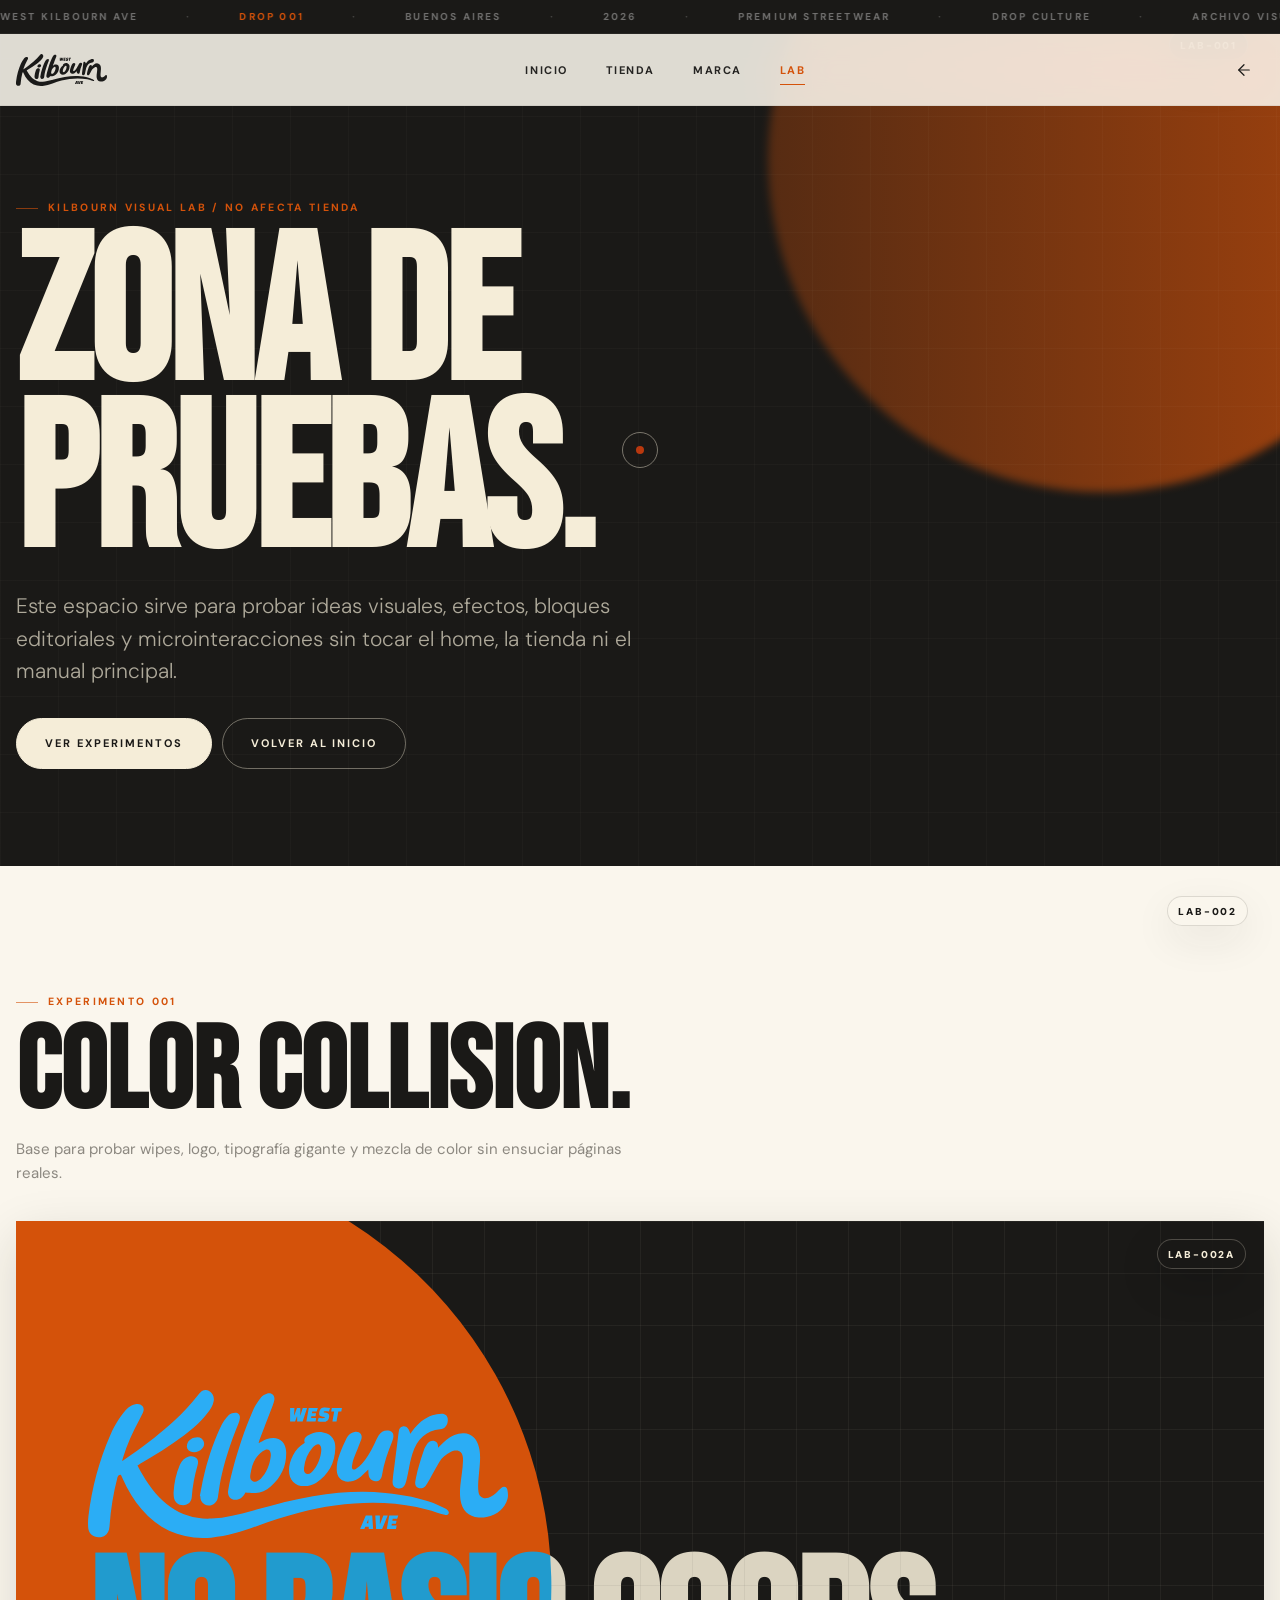
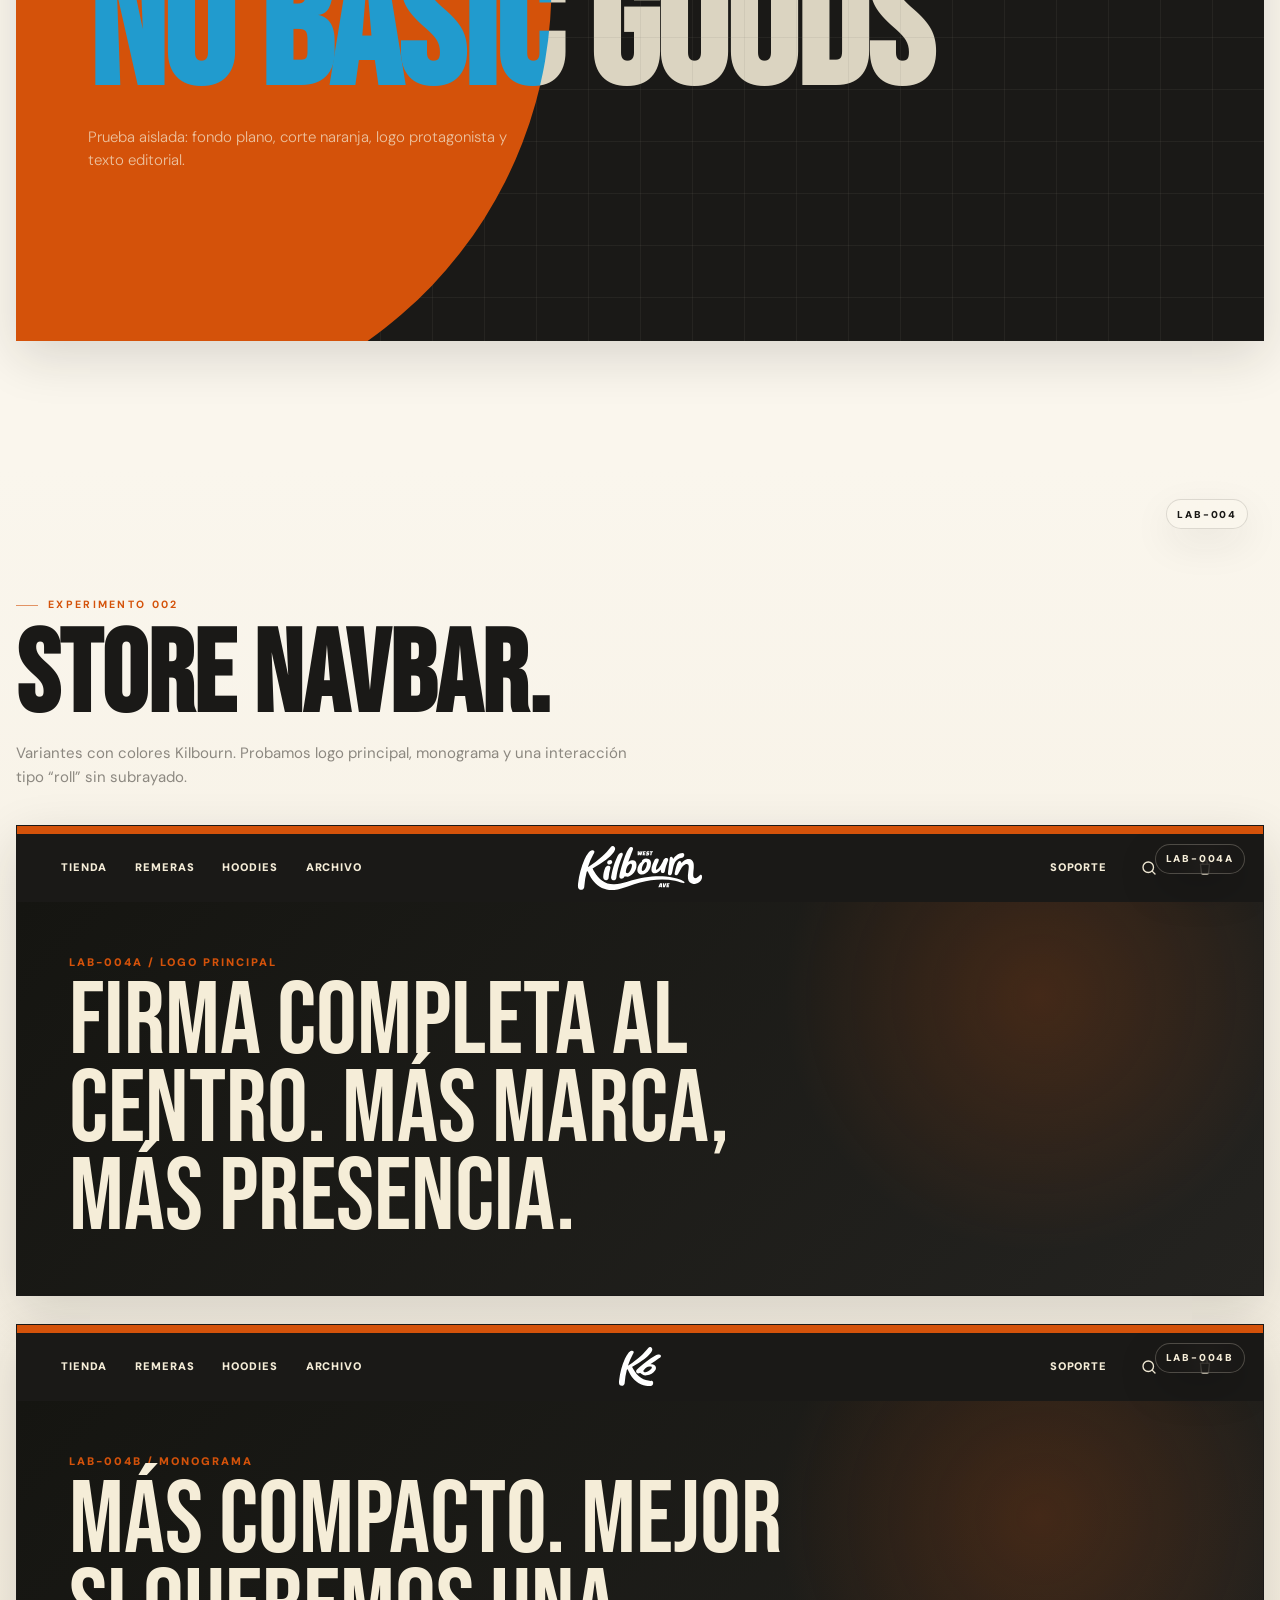
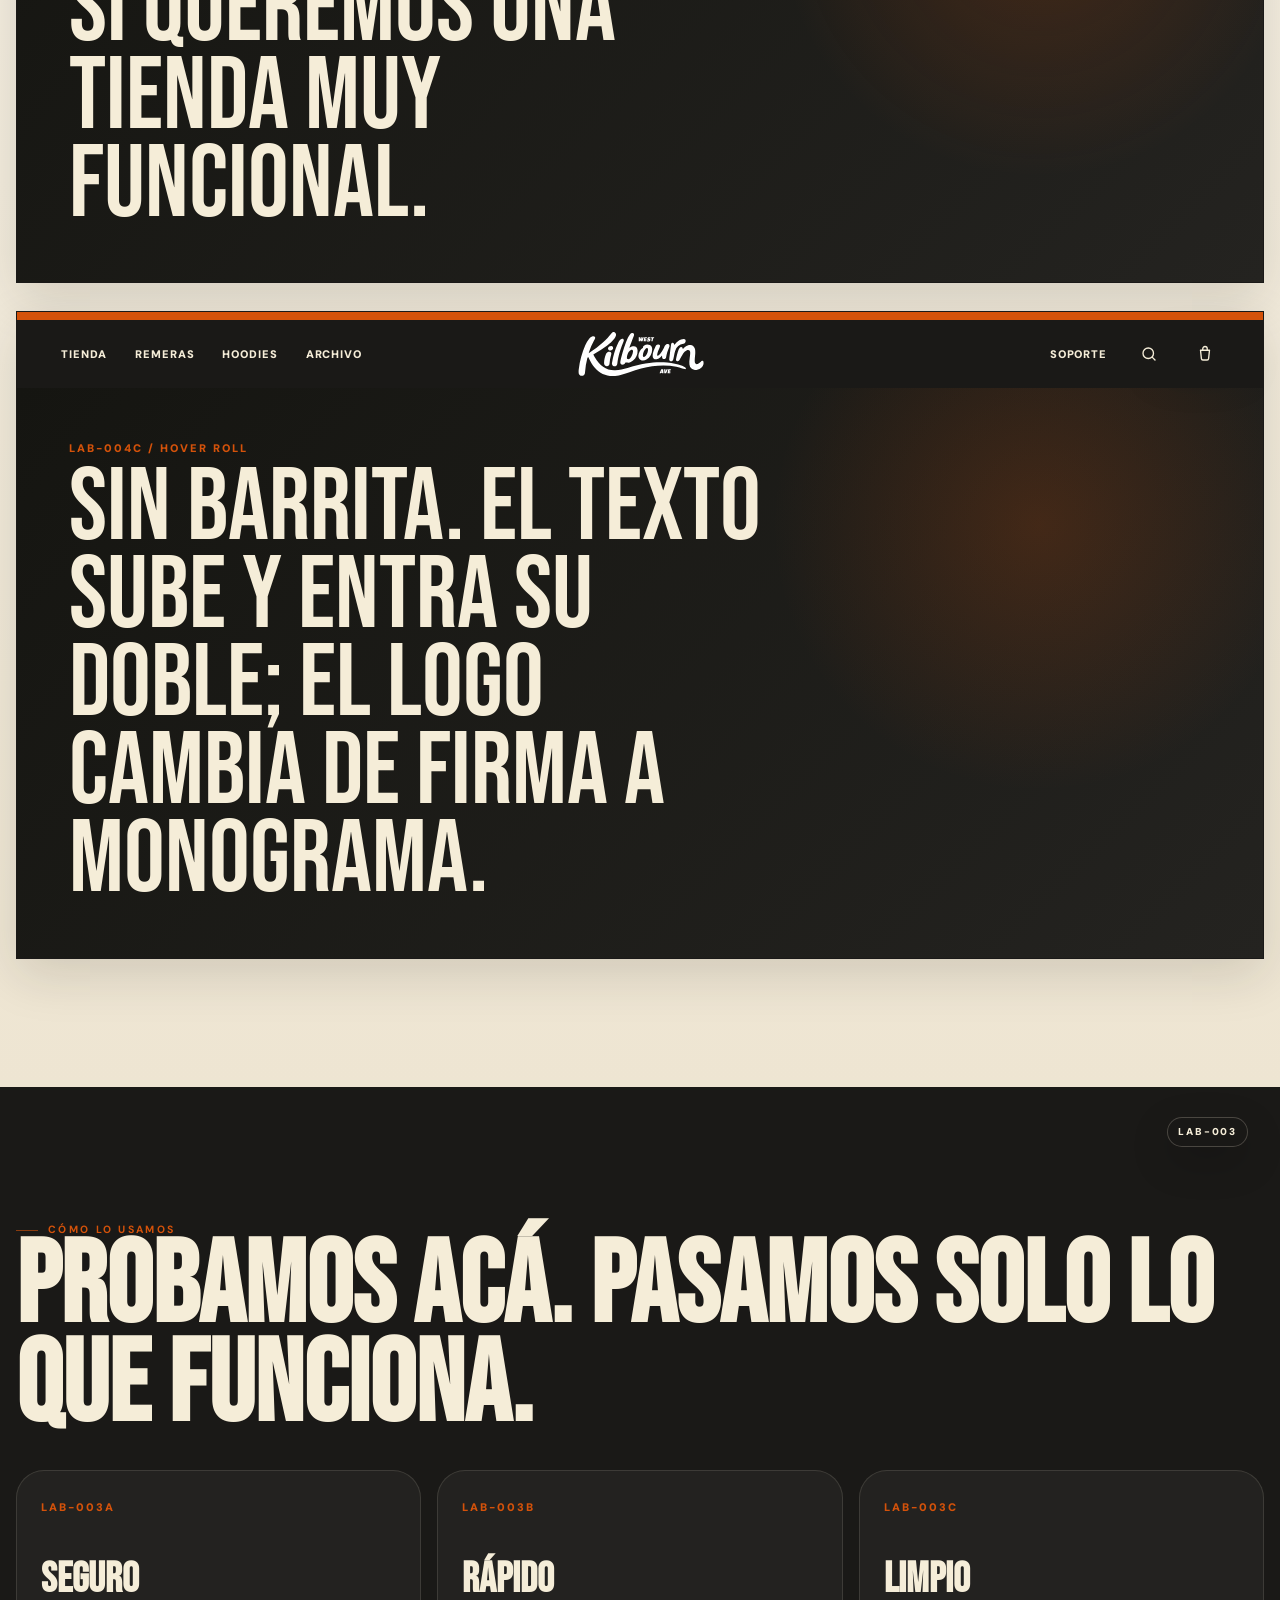
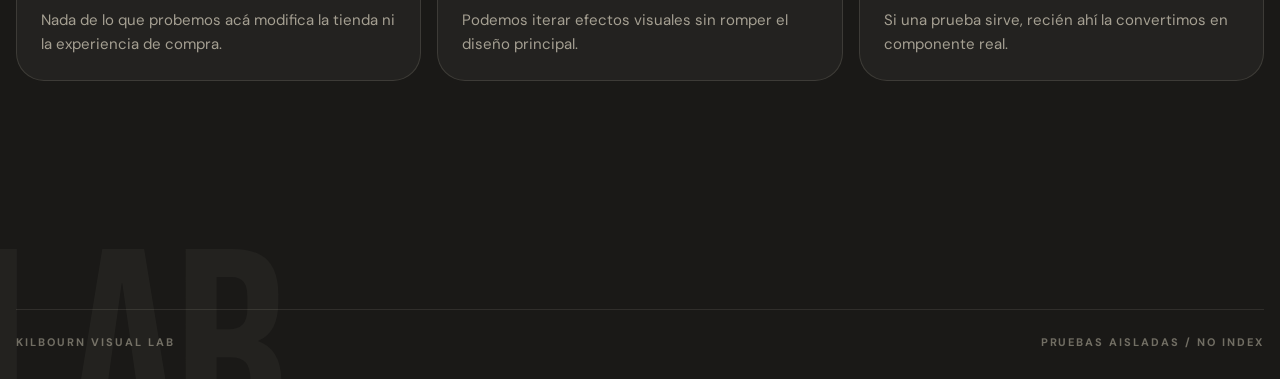
<file: lab.html>
<!DOCTYPE html>
<html lang="es">
<head>
  <meta charset="UTF-8" />
  <meta name="viewport" content="width=device-width, initial-scale=1.0" />
  <title>Kilbourn Lab — Pruebas visuales</title>
  <meta name="description" content="Laboratorio visual privado para probar secciones, animaciones y dirección de arte de Kilbourn sin afectar la tienda." />
  <meta name="robots" content="noindex, nofollow" />
  <link rel="icon" href="assets/logos/favicon.svg" type="image/svg+xml" />

  <link rel="preconnect" href="https://fonts.googleapis.com">
  <link rel="preconnect" href="https://fonts.gstatic.com" crossorigin>
  <link href="https://fonts.googleapis.com/css2?family=Bebas+Neue&family=DM+Sans:ital,opsz,wght@0,9..40,300;0,9..40,400;0,9..40,500;0,9..40,700;0,9..40,900&display=swap" rel="stylesheet">

  <link rel="stylesheet" href="styles/tokens.css">
  <link rel="stylesheet" href="styles/base.css">
  <link rel="stylesheet" href="styles/components.css">
  <link rel="stylesheet" href="styles/loader.css">
  <link rel="stylesheet" href="styles/lab.css">
  <link rel="stylesheet" href="styles/lab-nav-dropdowns.css">
</head>
<body data-screen-label="Lab">

  <div class="topbar" role="complementary" aria-label="Laboratorio Kilbourn">
    <div class="topbar__track"></div>
  </div>

  <header class="nav">
    <div class="nav__inner wrap">
      <a href="index.html" class="nav__brand" aria-label="Kilbourn — Inicio">
        <img src="assets/logos/kilbourn-logo.svg" alt="Kilbourn / West Kilbourn Ave">
      </a>
      <nav>
        <ul class="nav__links">
          <li><a href="index.html">Inicio</a></li>
          <li><a href="tienda.html">Tienda</a></li>
          <li><a href="manual.html">Marca</a></li>
          <li><a href="lab.html" class="is-active">Lab</a></li>
        </ul>
      </nav>
      <div class="nav__actions">
        <a class="nav__btn" href="index.html" aria-label="Volver al inicio">
          <svg viewBox="0 0 24 24" fill="none" stroke="currentColor" stroke-width="1.6" stroke-linecap="round" stroke-linejoin="round"><path d="M19 12H5"/><path d="m12 19-7-7 7-7"/></svg>
        </a>
        <button class="nav__burger" aria-label="Menú">
          <span></span><span></span><span></span>
        </button>
      </div>
    </div>
  </header>

  <nav class="drawer-menu" aria-label="Menú principal">
    <a href="index.html">Inicio</a>
    <a href="tienda.html">Tienda</a>
    <a href="manual.html">Marca</a>
    <a href="contacto.html">Contacto</a>
  </nav>

  <main>
    <section class="lab-hero" id="lab-hero" data-lab-code="LAB-001">
      <span class="lab-code" aria-label="Código de sección">LAB-001</span>
      <div class="lab-hero__grid" aria-hidden="true"></div>
      <div class="lab-hero__inner wrap">
        <span class="eyebrow lab-hero__eyebrow">Kilbourn Visual Lab / No afecta tienda</span>
        <h1>Zona de pruebas.</h1>
        <p>Este espacio sirve para probar ideas visuales, efectos, bloques editoriales y microinteracciones sin tocar el home, la tienda ni el manual principal.</p>
        <div class="lab-hero__actions">
          <a class="btn btn--cream" href="#experimentos">Ver experimentos</a>
          <a class="btn btn--outline-light" href="index.html">Volver al inicio</a>
        </div>
      </div>
    </section>

    <section class="lab-section" id="experimentos" data-lab-code="LAB-002">
      <span class="lab-code lab-code--light" aria-label="Código de sección">LAB-002</span>
      <div class="wrap">
        <div class="lab-section__head">
          <span class="eyebrow" style="color:var(--orange);">Experimento 001</span>
          <h2>Color collision.</h2>
          <p>Base para probar wipes, logo, tipografía gigante y mezcla de color sin ensuciar páginas reales.</p>
        </div>

        <article class="lab-collision" data-lab-code="LAB-002A" aria-label="Prueba visual color collision">
          <span class="lab-code lab-code--inside" aria-label="Código de bloque">LAB-002A</span>
          <div class="lab-collision__wipe" aria-hidden="true"></div>
          <img class="lab-collision__logo" src="assets/logos/kilbourn-logo.svg" alt="Kilbourn / West Kilbourn Ave">
          <h3>No basic goods</h3>
          <p>Prueba aislada: fondo plano, corte naranja, logo protagonista y texto editorial.</p>
        </article>
      </div>
    </section>

    <section class="lab-section lab-section--nav" id="lab-store-nav" data-lab-code="LAB-004">
      <span class="lab-code lab-code--light" aria-label="Código de sección">LAB-004</span>
      <div class="wrap">
        <div class="lab-section__head">
          <span class="eyebrow" style="color:var(--orange);">Experimento 002</span>
          <h2>Store navbar.</h2>
          <p>Variantes con colores Kilbourn. Probamos logo principal, monograma y una interacción tipo “roll” sin subrayado.</p>
        </div>

        <div class="lab-store-nav-stack">
          <article class="lab-store-nav-card" data-lab-code="LAB-004A" aria-label="Navbar tienda con logo principal">
            <span class="lab-code lab-code--inside" aria-label="Código de bloque">LAB-004A</span>
            <div class="lab-store-nav" role="presentation">
              <nav class="lab-store-nav__links" aria-label="Prueba navegación tienda izquierda">
                <a href="tienda.html">Tienda</a>
                <a href="tienda.html?cat=remeras">Remeras</a>
                <a href="tienda.html?cat=hoodies">Hoodies</a>
                <a href="manual.html">Archivo</a>
              </nav>
              <a class="lab-store-nav__brand lab-store-nav__brand--primary" href="index.html" aria-label="Kilbourn inicio">
                <img src="assets/logos/kilbourn-logo.svg" alt="Kilbourn / West Kilbourn Ave">
              </a>
              <div class="lab-store-nav__actions" aria-label="Prueba acciones tienda derecha">
                <a href="contacto.html">Soporte</a>
                <button type="button" aria-label="Buscar">
                  <svg viewBox="0 0 24 24" fill="none" stroke="currentColor" stroke-width="1.8" stroke-linecap="round"><circle cx="11" cy="11" r="7"/><path d="m20 20-3.5-3.5"/></svg>
                </button>
                <button type="button" aria-label="Bolsa">
                  <svg viewBox="0 0 24 24" fill="none" stroke="currentColor" stroke-width="1.8" stroke-linecap="round" stroke-linejoin="round"><path d="M6 7h12l-1.2 11.2A2 2 0 0 1 14.8 20H9.2a2 2 0 0 1-2-1.8L6 7z"/><path d="M9 7V5a3 3 0 0 1 6 0v2"/></svg>
                </button>
              </div>
            </div>
            <div class="lab-store-nav-preview">
              <span>LAB-004A / Logo principal</span>
              <strong>Firma completa al centro. Más marca, más presencia.</strong>
            </div>
          </article>

          <article class="lab-store-nav-card" data-lab-code="LAB-004B" aria-label="Navbar tienda con monograma">
            <span class="lab-code lab-code--inside" aria-label="Código de bloque">LAB-004B</span>
            <div class="lab-store-nav" role="presentation">
              <nav class="lab-store-nav__links" aria-label="Prueba navegación tienda izquierda">
                <a href="tienda.html">Tienda</a>
                <a href="tienda.html?cat=remeras">Remeras</a>
                <a href="tienda.html?cat=hoodies">Hoodies</a>
                <a href="manual.html">Archivo</a>
              </nav>
              <a class="lab-store-nav__brand lab-store-nav__brand--mono" href="index.html" aria-label="Kilbourn inicio">
                <img src="assets/logos/kb-monogram.svg" alt="KB">
              </a>
              <div class="lab-store-nav__actions" aria-label="Prueba acciones tienda derecha">
                <a href="contacto.html">Soporte</a>
                <button type="button" aria-label="Buscar">
                  <svg viewBox="0 0 24 24" fill="none" stroke="currentColor" stroke-width="1.8" stroke-linecap="round"><circle cx="11" cy="11" r="7"/><path d="m20 20-3.5-3.5"/></svg>
                </button>
                <button type="button" aria-label="Bolsa">
                  <svg viewBox="0 0 24 24" fill="none" stroke="currentColor" stroke-width="1.8" stroke-linecap="round" stroke-linejoin="round"><path d="M6 7h12l-1.2 11.2A2 2 0 0 1 14.8 20H9.2a2 2 0 0 1-2-1.8L6 7z"/><path d="M9 7V5a3 3 0 0 1 6 0v2"/></svg>
                </button>
              </div>
            </div>
            <div class="lab-store-nav-preview">
              <span>LAB-004B / Monograma</span>
              <strong>Más compacto. Mejor si queremos una tienda muy funcional.</strong>
            </div>
          </article>

          <article class="lab-store-nav-card" data-lab-code="LAB-004C" aria-label="Navbar tienda con hover roll">
            <span class="lab-code lab-code--inside" aria-label="Código de bloque">LAB-004C</span>
            <div class="lab-store-nav lab-store-nav--roll" role="presentation">
              <nav class="lab-store-nav__links" aria-label="Prueba navegación tienda izquierda">
                <a class="roll-link" href="tienda.html"><span data-text="Tienda">Tienda</span></a>
                <a class="roll-link" href="tienda.html?cat=remeras"><span data-text="Remeras">Remeras</span></a>
                <a class="roll-link" href="tienda.html?cat=hoodies"><span data-text="Hoodies">Hoodies</span></a>
                <a class="roll-link" href="manual.html"><span data-text="Archivo">Archivo</span></a>
              </nav>
              <a class="lab-store-nav__brand lab-store-nav__brand--swap" href="index.html" aria-label="Kilbourn inicio">
                <span class="brand-swap__stage">
                  <img class="brand-swap__logo brand-swap__logo--main" src="assets/logos/kilbourn-logo.svg" alt="Kilbourn / West Kilbourn Ave">
                  <img class="brand-swap__logo brand-swap__logo--alt" src="assets/logos/kb-monogram.svg" alt="KB">
                </span>
              </a>
              <div class="lab-store-nav__actions" aria-label="Prueba acciones tienda derecha">
                <a class="roll-link" href="contacto.html"><span data-text="Soporte">Soporte</span></a>
                <button class="roll-icon" type="button" aria-label="Buscar">
                  <span>
                    <svg viewBox="0 0 24 24" fill="none" stroke="currentColor" stroke-width="1.8" stroke-linecap="round"><circle cx="11" cy="11" r="7"/><path d="m20 20-3.5-3.5"/></svg>
                    <svg viewBox="0 0 24 24" fill="none" stroke="currentColor" stroke-width="1.8" stroke-linecap="round"><circle cx="11" cy="11" r="7"/><path d="m20 20-3.5-3.5"/></svg>
                  </span>
                </button>
                <button class="roll-icon" type="button" aria-label="Bolsa">
                  <span>
                    <svg viewBox="0 0 24 24" fill="none" stroke="currentColor" stroke-width="1.8" stroke-linecap="round" stroke-linejoin="round"><path d="M6 7h12l-1.2 11.2A2 2 0 0 1 14.8 20H9.2a2 2 0 0 1-2-1.8L6 7z"/><path d="M9 7V5a3 3 0 0 1 6 0v2"/></svg>
                    <svg viewBox="0 0 24 24" fill="none" stroke="currentColor" stroke-width="1.8" stroke-linecap="round" stroke-linejoin="round"><path d="M6 7h12l-1.2 11.2A2 2 0 0 1 14.8 20H9.2a2 2 0 0 1-2-1.8L6 7z"/><path d="M9 7V5a3 3 0 0 1 6 0v2"/></svg>
                  </span>
                </button>
              </div>
            </div>
            <div class="lab-store-nav-preview">
              <span>LAB-004C / Hover roll</span>
              <strong>Sin barrita. El texto sube y entra su doble; el logo cambia de firma a monograma.</strong>
            </div>
          </article>
        </div>
      </div>
    </section>

    <section class="lab-section lab-section--dark" id="lab-notes" data-lab-code="LAB-003">
      <span class="lab-code" aria-label="Código de sección">LAB-003</span>
      <div class="wrap lab-notes">
        <span class="eyebrow" style="color:var(--orange);">Cómo lo usamos</span>
        <h2>Probamos acá. Pasamos solo lo que funciona.</h2>
        <div class="lab-notes__grid">
          <article data-lab-code="LAB-003A"><span>LAB-003A</span><h3>Seguro</h3><p>Nada de lo que probemos acá modifica la tienda ni la experiencia de compra.</p></article>
          <article data-lab-code="LAB-003B"><span>LAB-003B</span><h3>Rápido</h3><p>Podemos iterar efectos visuales sin romper el diseño principal.</p></article>
          <article data-lab-code="LAB-003C"><span>LAB-003C</span><h3>Limpio</h3><p>Si una prueba sirve, recién ahí la convertimos en componente real.</p></article>
        </div>
      </div>
    </section>
  </main>

  <footer class="footer">
    <div class="footer__bigmark" aria-hidden="true">LAB</div>
    <div class="wrap" style="position:relative;z-index:2;">
      <div class="footer__bottom">
        <span>Kilbourn Visual Lab</span>
        <span>Pruebas aisladas / No index</span>
      </div>
    </div>
  </footer>

  <script type="module" src="src/loader.js"></script>
  <script type="module" src="src/app.js"></script>
  <script type="module" src="src/effects.js"></script>
</body>
</html>
</file>
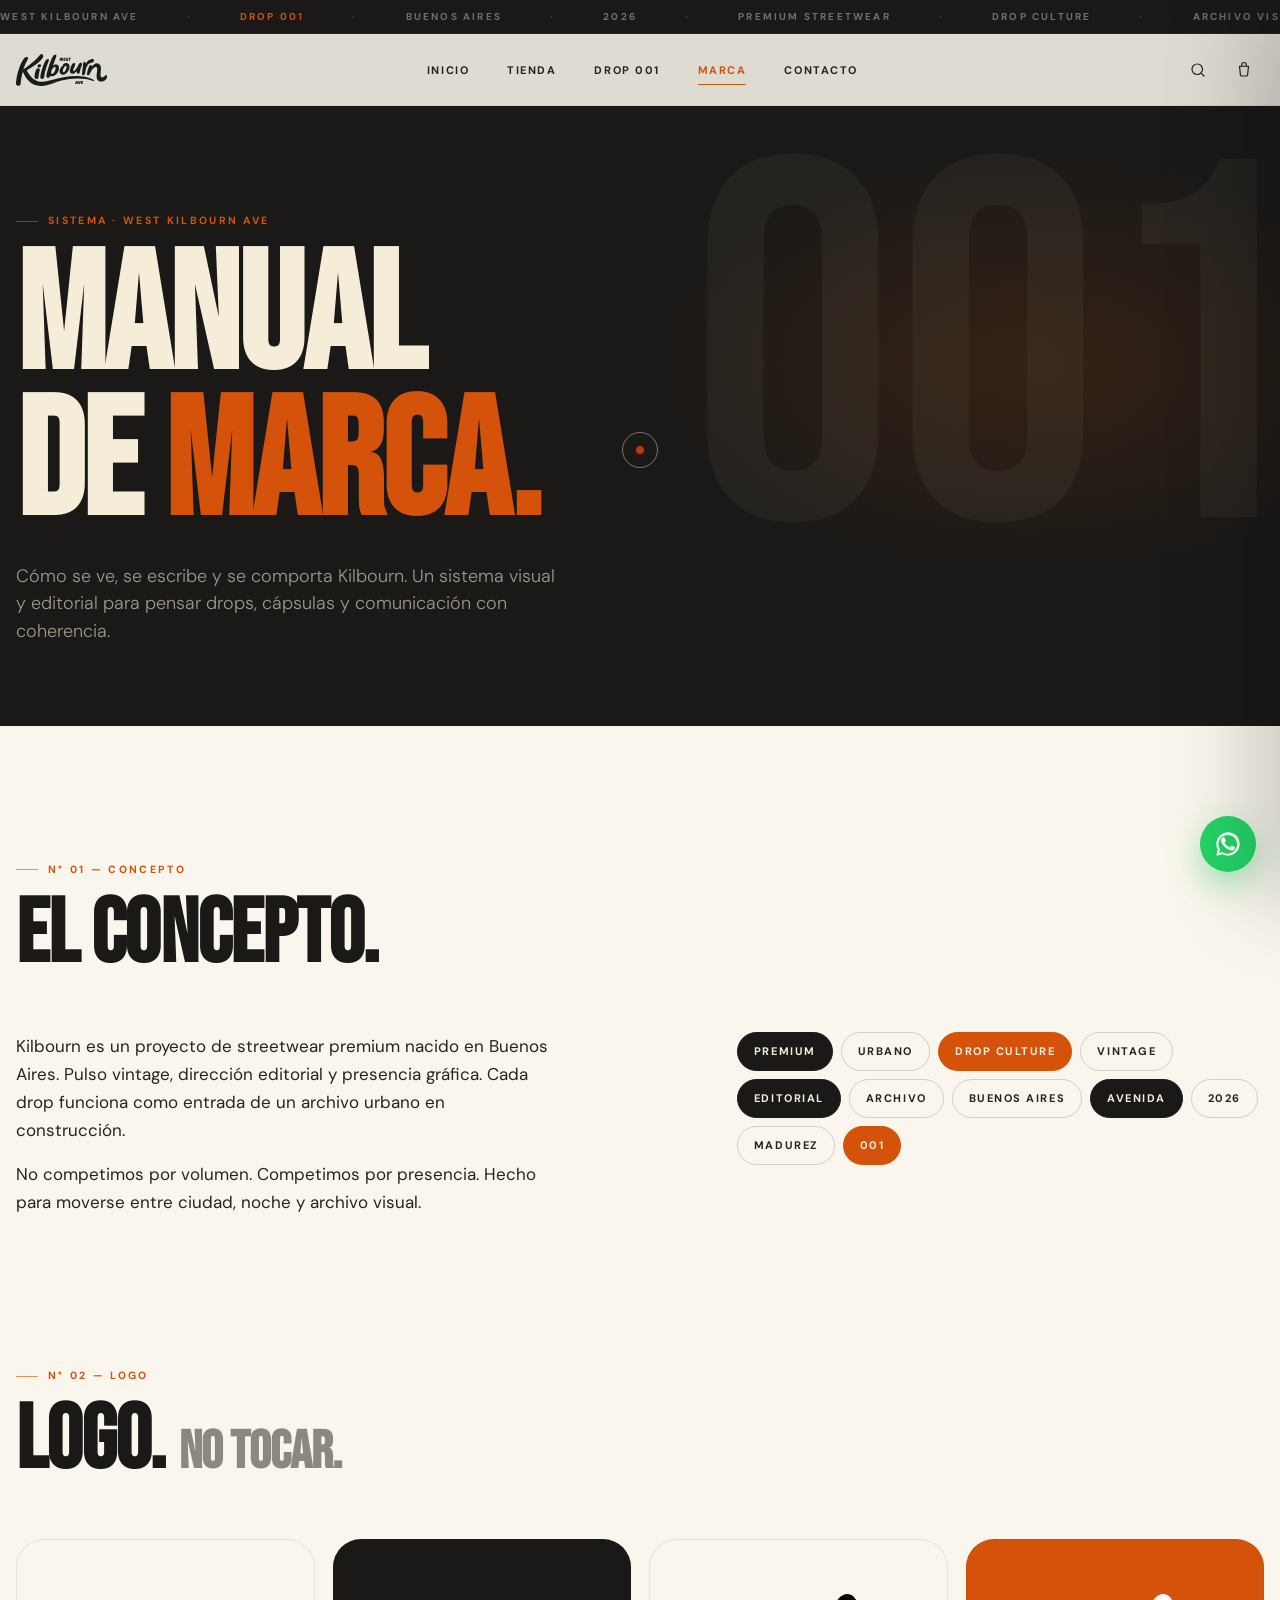
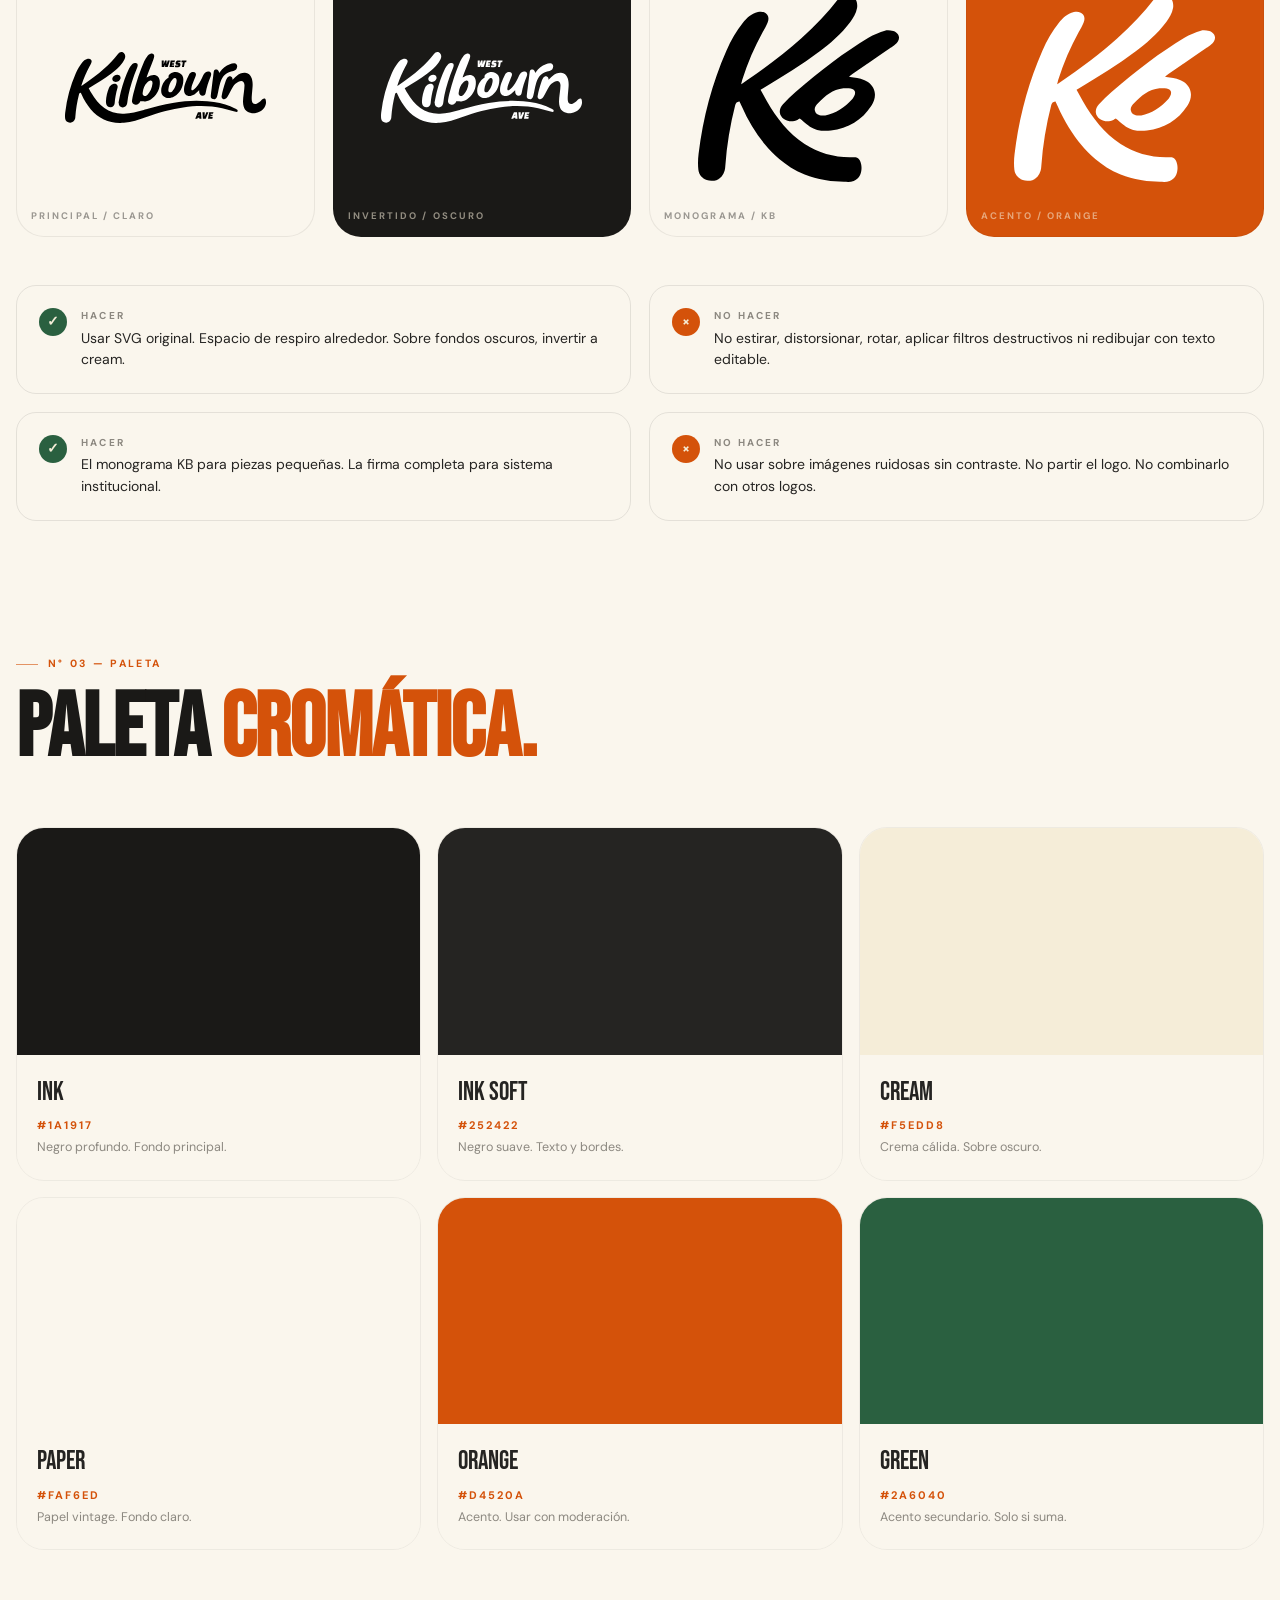
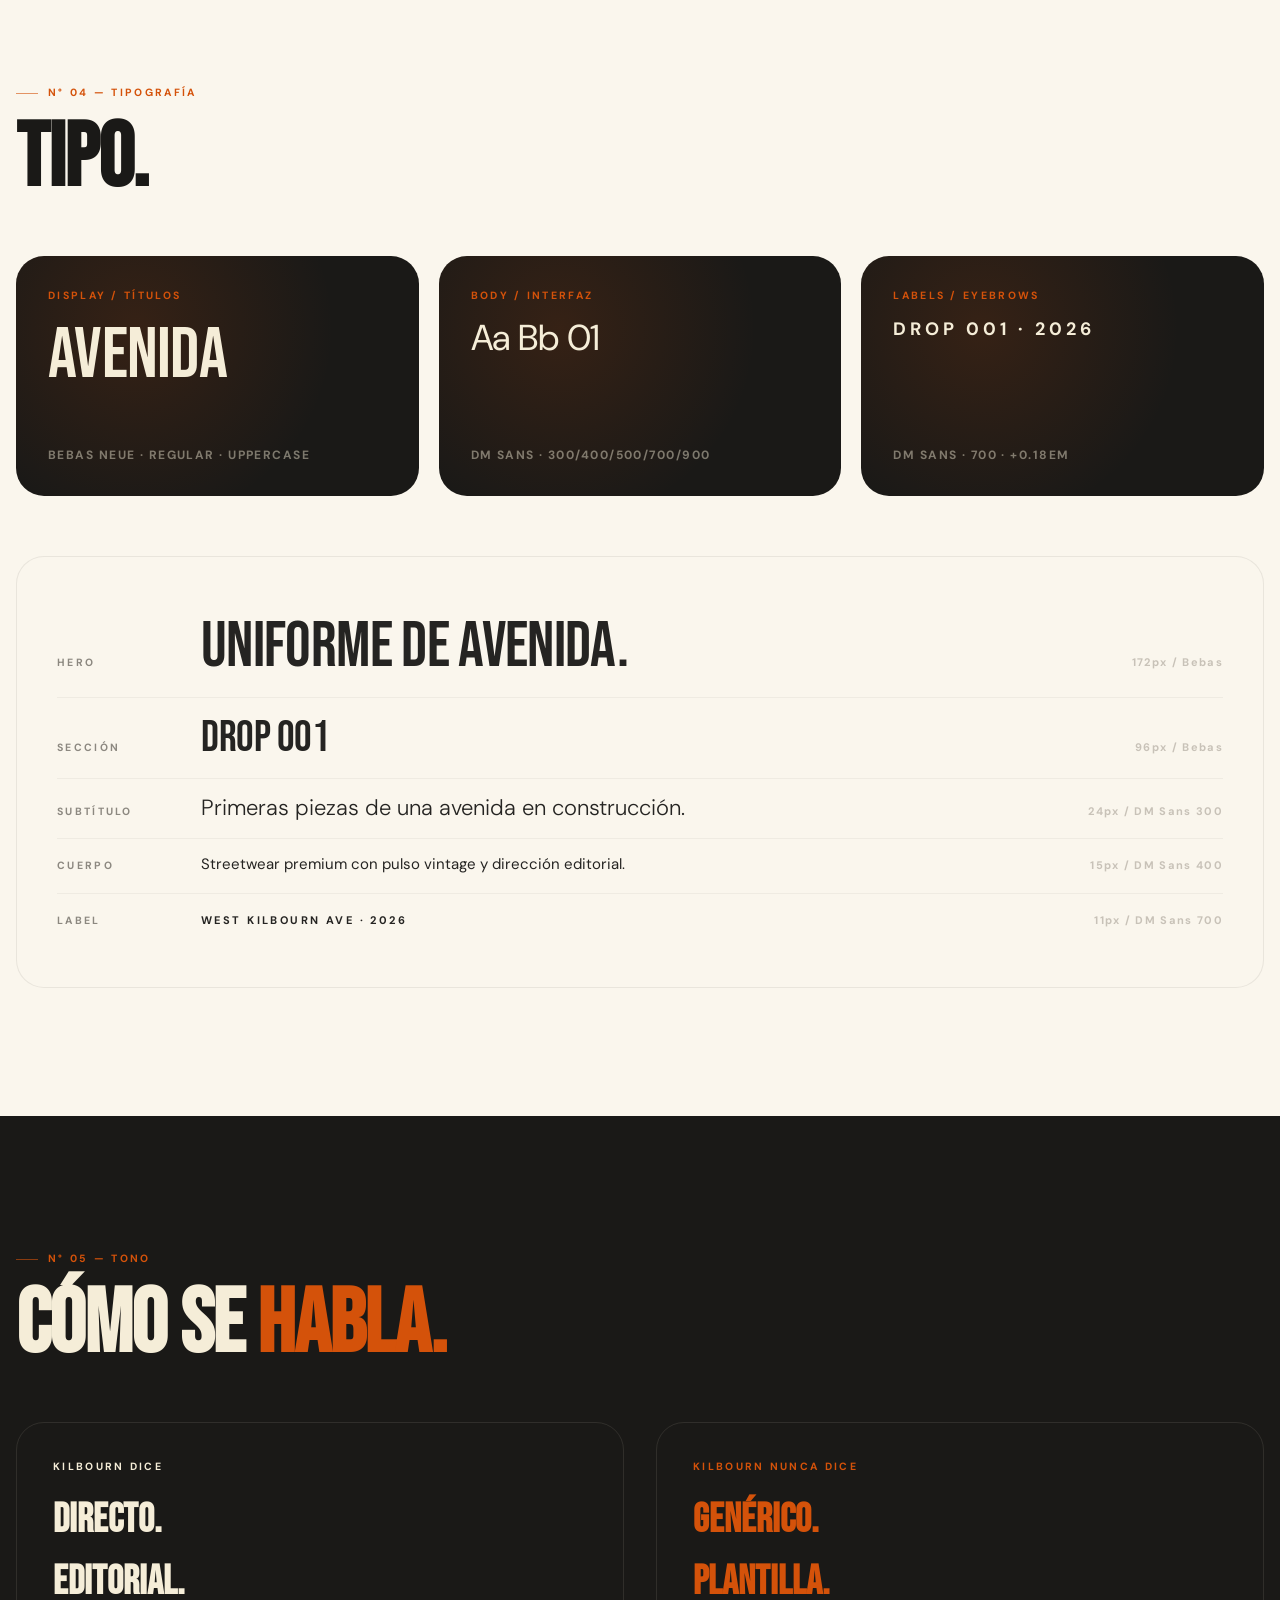
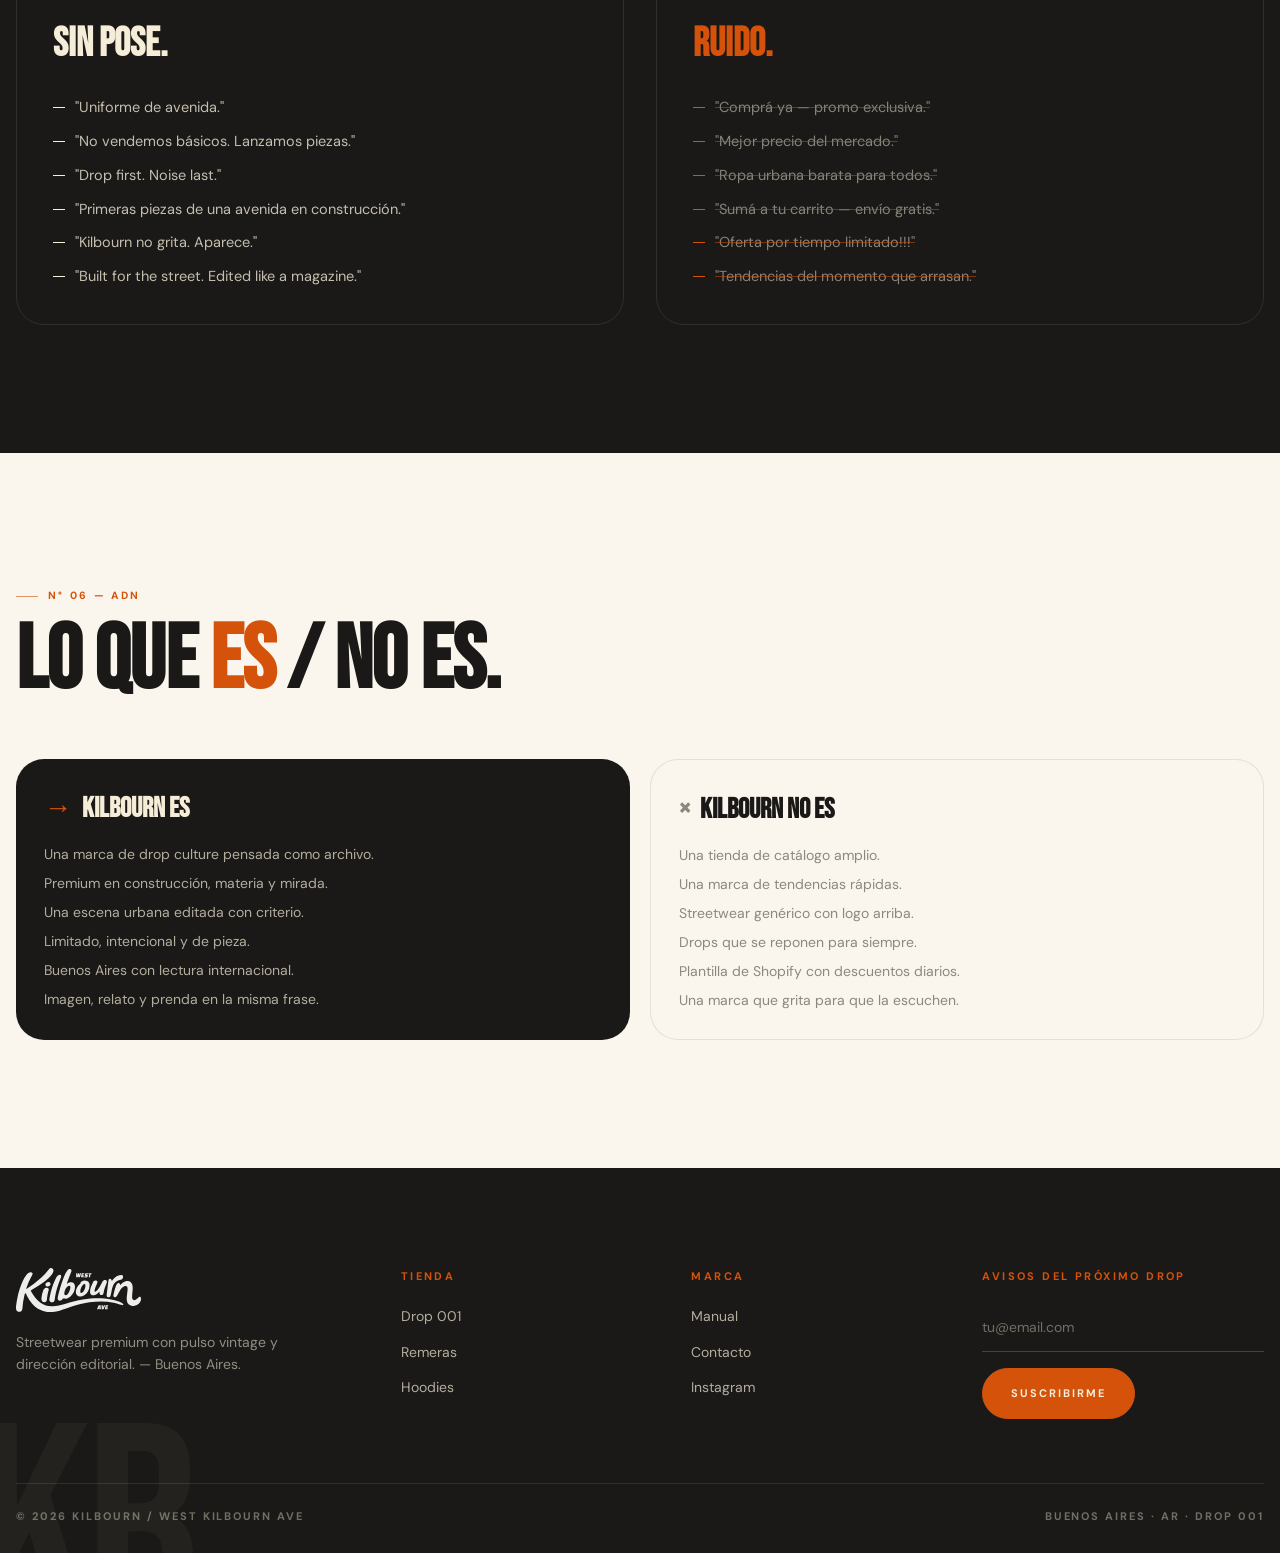
<file: manual.html>
<!DOCTYPE html>
<html lang="es">
<head>
  <meta charset="UTF-8" />
  <meta name="viewport" content="width=device-width, initial-scale=1.0" />
  <title>Manual de Marca — Kilbourn / West Kilbourn Ave</title>
  <meta name="description" content="Manual de marca Kilbourn. Sistema visual, identidad, paleta y tono. West Kilbourn Ave." />
  <link rel="icon" href="assets/logos/favicon.svg" type="image/svg+xml" />
  <link rel="preconnect" href="https://fonts.googleapis.com">
  <link rel="preconnect" href="https://fonts.gstatic.com" crossorigin>
  <link href="https://fonts.googleapis.com/css2?family=Bebas+Neue&family=DM+Sans:ital,opsz,wght@0,9..40,300;0,9..40,400;0,9..40,500;0,9..40,700;0,9..40,900&display=swap" rel="stylesheet">
  <link rel="stylesheet" href="styles/tokens.css">
  <link rel="stylesheet" href="styles/base.css">
  <link rel="stylesheet" href="styles/components.css">
  <link rel="stylesheet" href="styles/loader.css">
  <style>
    .manual-hero {
      background: var(--ink); color: var(--cream);
      margin-top: calc(-1 * (var(--topbar-h) + var(--nav-h)));
      padding: calc(var(--topbar-h) + var(--nav-h) + 100px) 0 80px;
      position: relative; overflow: hidden; isolation: isolate;
    }
    .manual-hero::before {
      content: ""; position: absolute; inset: 0;
      background: radial-gradient(50% 50% at 80% 50%, rgba(212,82,10,.14), transparent 60%);
    }
    .manual-hero__num {
      position: absolute; right: -2vw; top: 0; bottom: 0;
      font-family: var(--display); font-size: clamp(280px, 40vw, 600px);
      color: rgba(245,237,216,.04); line-height: .85;
      display: flex; align-items: center;
      pointer-events: none;
    }
    .manual-hero h1 {
      font-family: var(--display);
      font-size: clamp(72px, 13vw, 200px);
      text-transform: uppercase; line-height: .88;
      color: var(--cream); letter-spacing: -.012em;
      margin: 16px 0 0; position: relative;
    }
    .manual-hero h1 .accent { color: var(--orange); }
    .manual-hero p { font-weight: 300; max-width: 540px; color: rgba(245,237,216,.6); margin-top: 24px; position: relative; font-size: clamp(15px,1.5vw,18px); }

    .manual-section { padding: clamp(80px, 10vw, 130px) 0; background: var(--paper); }
    .manual-section--dark { background: var(--ink); color: var(--cream); }
    .manual-section--dark .section-title { color: var(--cream); }
    .section-eyebrow { color: var(--orange); }
    .section-eyebrow::before { background: var(--orange); }
    .section-title {
      font-family: var(--display);
      font-size: clamp(48px, 7vw, 96px);
      text-transform: uppercase; letter-spacing: -.01em; line-height: .92;
      color: var(--ink);
      margin: 16px 0 56px;
    }
    .section-title .accent { color: var(--orange); }

    /* Concept */
    .concept-grid { display: grid; grid-template-columns: 1.1fr .9fr; gap: clamp(40px, 6vw, 80px); align-items: start; }
    .concept-grid p { font-size: clamp(15px,1.4vw,17px); line-height: 1.65; margin-bottom: 16px; max-width: 540px; }
    .tag-cloud { display: flex; flex-wrap: wrap; gap: 8px; }
    .tag {
      padding: 10px 16px;
      border: 1px solid rgba(37,36,34,.18);
      border-radius: var(--r-pill);
      font-size: 11px; font-weight: 700; letter-spacing: .14em;
      text-transform: uppercase;
    }
    .tag--filled { background: var(--ink); color: var(--cream); border-color: var(--ink); }
    .tag--orange { background: var(--orange); color: var(--cream); border-color: var(--orange); }

    /* Logo */
    .logo-grid { display: grid; grid-template-columns: repeat(4, 1fr); gap: 18px; }
    .logo-cell {
      aspect-ratio: 1;
      border-radius: var(--r-lg);
      display: flex; align-items: center; justify-content: center;
      padding: 16%;
      position: relative;
      overflow: hidden;
      border: 1px solid rgba(37,36,34,.06);
    }
    .logo-cell--paper { background: var(--paper); border-color: rgba(37,36,34,.08); }
    .logo-cell--ink { background: var(--ink); }
    .logo-cell--ink img { filter: brightness(0) invert(1); }
    .logo-cell--orange { background: var(--orange); }
    .logo-cell--orange img { filter: brightness(0) invert(1); }
    .logo-cell--cream { background: var(--cream); }
    .logo-cell__label {
      position: absolute; bottom: 12px; left: 14px;
      font-size: 9.5px; font-weight: 700; letter-spacing: .22em;
      text-transform: uppercase;
      color: rgba(37,36,34,.45);
    }
    .logo-cell--ink .logo-cell__label, .logo-cell--orange .logo-cell__label { color: rgba(245,237,216,.55); }
    .rules { display: grid; grid-template-columns: 1fr 1fr; gap: 18px; margin-top: 48px; }
    .rule {
      padding: 22px;
      border: 1px solid rgba(37,36,34,.1);
      border-radius: var(--r);
      display: flex; gap: 14px; align-items: flex-start;
    }
    .rule .ic {
      width: 28px; height: 28px; border-radius: 50%; flex-shrink: 0;
      display: flex; align-items: center; justify-content: center;
      font-size: 14px; font-weight: 700;
    }
    .rule--yes .ic { background: var(--green); color: var(--cream); }
    .rule--no  .ic { background: var(--orange); color: var(--cream); }
    .rule .lbl { font-size: 10px; font-weight: 700; letter-spacing: .22em; text-transform: uppercase; color: var(--smoke); margin-bottom: 4px; }
    .rule p { font-size: 14px; line-height: 1.55; }

    /* Palette */
    .palette-grid { display: grid; grid-template-columns: repeat(3, 1fr); gap: 16px; }
    .swatch {
      border-radius: var(--r-lg); overflow: hidden;
      display: flex; flex-direction: column;
      border: 1px solid rgba(37,36,34,.06);
      transition: transform var(--t) var(--ease), box-shadow var(--t) var(--ease);
    }
    .swatch:hover { transform: translateY(-4px); box-shadow: var(--sh-lift); }
    .swatch__color { aspect-ratio: 16/9; }
    .swatch__body { padding: 18px 20px 22px; background: var(--paper); display: flex; flex-direction: column; gap: 4px; }
    .swatch__name { font-family: var(--display); font-size: 26px; text-transform: uppercase; }
    .swatch__hex { font-family: var(--sans); font-size: 11px; font-weight: 700; letter-spacing: .18em; color: var(--orange); }
    .swatch__use { font-size: 12.5px; color: var(--smoke); }

    /* Type */
    .type-grid { display: grid; grid-template-columns: repeat(3, 1fr); gap: 20px; margin-bottom: 60px; }
    .type-card {
      background: var(--ink); color: var(--cream);
      padding: 32px; border-radius: var(--r-lg);
      display: flex; flex-direction: column; gap: 12px;
      position: relative; overflow: hidden;
      min-height: 240px;
      isolation: isolate;
    }
    .type-card::before {
      content: ""; position: absolute; inset: 0;
      background: radial-gradient(circle at 30% 30%, rgba(212,82,10,.15), transparent 60%);
    }
    .type-card > * { position: relative; }
    .type-card .lbl { font-size: 10.5px; font-weight: 700; letter-spacing: .22em; text-transform: uppercase; color: var(--orange); }
    .type-card .sample {
      font-family: var(--display); font-size: 72px; line-height: 1;
      text-transform: uppercase; letter-spacing: -.01em;
      margin: 4px 0 auto;
    }
    .type-card--sans .sample { font-family: var(--sans); font-size: 36px; font-weight: 400; letter-spacing: -.005em; text-transform: none; }
    .type-card--label .sample { font-family: var(--sans); font-size: 18px; font-weight: 700; letter-spacing: .22em; }
    .type-card .meta { font-size: 12px; color: rgba(245,237,216,.45); letter-spacing: .12em; text-transform: uppercase; font-weight: 700; }

    .type-scale { background: var(--paper); border: 1px solid rgba(37,36,34,.08); border-radius: var(--r-lg); padding: 40px; }
    .type-scale__row {
      display: grid; grid-template-columns: 120px 1fr auto;
      gap: 24px; align-items: baseline;
      padding: 18px 0;
      border-bottom: 1px solid rgba(37,36,34,.05);
    }
    .type-scale__row:last-child { border-bottom: 0; }
    .type-scale__lbl { font-size: 10.5px; font-weight: 700; letter-spacing: .22em; text-transform: uppercase; color: var(--smoke); }
    .type-scale__size { font-size: 11px; color: var(--ash); letter-spacing: .12em; font-weight: 700; }
    .type-scale__sample { font-family: var(--display); text-transform: uppercase; letter-spacing: -.01em; line-height: 1; }
    .type-scale__sample--body { font-family: var(--sans); text-transform: none; letter-spacing: 0; font-weight: 400; }
    .type-scale__sample--label { font-family: var(--sans); font-weight: 700; letter-spacing: .22em; text-transform: uppercase; }

    /* Voice */
    .voice-grid { display: grid; grid-template-columns: 1fr 1fr; gap: 32px; }
    .voice-col {
      padding: 36px;
      border: 1px solid rgba(245,237,216,.1);
      border-radius: var(--r-lg);
      display: flex; flex-direction: column; gap: 14px;
    }
    .voice-col h3 { font-family: var(--display); font-size: 40px; text-transform: uppercase; }
    .voice-col--yes h3 { color: var(--cream); }
    .voice-col--no h3 { color: var(--orange); }
    .voice-list { list-style: none; padding: 0; display: flex; flex-direction: column; gap: 12px; margin-top: 8px; }
    .voice-list li {
      font-size: 14.5px; line-height: 1.5;
      padding-left: 22px; position: relative;
      color: rgba(245,237,216,.78);
    }
    .voice-list li::before {
      content: ""; position: absolute; left: 0; top: 10px;
      width: 12px; height: 1px;
    }
    .voice-col--yes .voice-list li::before { background: var(--cream); }
    .voice-col--no .voice-list li::before { background: var(--orange); }
    .voice-col--no .voice-list li { text-decoration: line-through; text-decoration-color: rgba(212,82,10,.5); color: rgba(245,237,216,.5); }

    /* DNA */
    .dna-grid { display: grid; grid-template-columns: 1fr 1fr; gap: 20px; }
    .dna-card {
      padding: 28px;
      border-radius: var(--r-lg);
      display: flex; flex-direction: column; gap: 14px;
    }
    .dna-card--yes { background: var(--ink); color: var(--cream); }
    .dna-card--no  { background: var(--paper); border: 1px solid rgba(37,36,34,.1); color: var(--ink); }
    .dna-card h4 { font-family: var(--display); font-size: 28px; text-transform: uppercase; display: flex; align-items: center; gap: 10px; }
    .dna-card--yes h4 .ic { color: var(--orange); }
    .dna-card--no  h4 .ic { color: var(--smoke); }
    .dna-card ul { list-style: none; padding: 0; display: flex; flex-direction: column; gap: 8px; }
    .dna-card li { font-size: 14px; line-height: 1.5; }
    .dna-card--yes li { color: rgba(245,237,216,.7); }
    .dna-card--no  li { color: var(--smoke); }

    @media (max-width: 900px) {
      .concept-grid, .voice-grid, .dna-grid, .rules { grid-template-columns: 1fr; }
      .logo-grid { grid-template-columns: 1fr 1fr; }
      .palette-grid { grid-template-columns: 1fr 1fr; }
      .type-grid { grid-template-columns: 1fr; }
    }
    @media (max-width: 480px) {
      .palette-grid { grid-template-columns: 1fr; }
      .type-scale__row { grid-template-columns: 1fr; gap: 4px; }
    }
  </style>
  <link rel="stylesheet" href="styles/mobile.css">
</head>
<body data-screen-label="05 Manual">

  <div class="topbar"><div class="topbar__track"></div></div>

  <header class="nav">
    <div class="nav__inner wrap">
      <a href="index.html" class="nav__brand"><img src="assets/logos/kilbourn-logo.svg" alt="Kilbourn"></a>
      <nav>
        <ul class="nav__links">
          <li><a href="index.html">Inicio</a></li>
          <li><a href="tienda.html">Tienda</a></li>
          <li><a href="tienda.html">Drop 001</a></li>
          <li><a href="manual.html" class="is-active">Marca</a></li>
          <li><a href="contacto.html">Contacto</a></li>
        </ul>
      </nav>
      <div class="nav__actions">
        <button class="nav__btn" data-search-trigger aria-label="Buscar">
          <svg viewBox="0 0 24 24" fill="none" stroke="currentColor" stroke-width="1.6" stroke-linecap="round"><circle cx="11" cy="11" r="7"/><path d="m20 20-3.5-3.5"/></svg>
        </button>
        <button class="nav__btn" data-cart-trigger aria-label="Bolsa">
          <svg viewBox="0 0 24 24" fill="none" stroke="currentColor" stroke-width="1.6" stroke-linecap="round" stroke-linejoin="round"><path d="M6 7h12l-1.2 11.2A2 2 0 0 1 14.8 20H9.2a2 2 0 0 1-2-1.8L6 7z"/><path d="M9 7V5a3 3 0 0 1 6 0v2"/></svg>
          <span class="nav__cart-count">0</span>
        </button>
        <button class="nav__burger" aria-label="Menú"><span></span><span></span><span></span></button>
      </div>
    </div>
  </header>

  <nav class="drawer-menu">
    <a href="index.html">Inicio</a>
    <a href="tienda.html">Tienda</a>
    <a href="manual.html">Marca</a>
    <a href="contacto.html">Contacto</a>
  </nav>

  <div class="scroll-progress" aria-hidden="true"></div>

  <!-- HERO -->
  <section class="manual-hero">
    <span class="manual-hero__num" aria-hidden="true">001</span>
    <div class="wrap" style="position:relative;">
      <span class="eyebrow" style="color:var(--orange);">Sistema · West Kilbourn Ave</span>
      <h1>Manual<br>de <span class="accent">marca.</span></h1>
      <p>Cómo se ve, se escribe y se comporta Kilbourn. Un sistema visual y editorial para pensar drops, cápsulas y comunicación con coherencia.</p>
    </div>
  </section>

  <!-- 1. CONCEPTO -->
  <section class="manual-section">
    <div class="wrap">
      <span class="eyebrow section-eyebrow">N° 01 — Concepto</span>
      <h2 class="section-title">El concepto.</h2>
      <div class="concept-grid">
        <div>
          <p>Kilbourn es un proyecto de streetwear premium nacido en Buenos Aires. Pulso vintage, dirección editorial y presencia gráfica. Cada drop funciona como entrada de un archivo urbano en construcción.</p>
          <p>No competimos por volumen. Competimos por presencia. Hecho para moverse entre ciudad, noche y archivo visual.</p>
        </div>
        <div class="tag-cloud">
          <span class="tag tag--filled">Premium</span>
          <span class="tag">Urbano</span>
          <span class="tag tag--orange">Drop Culture</span>
          <span class="tag">Vintage</span>
          <span class="tag tag--filled">Editorial</span>
          <span class="tag">Archivo</span>
          <span class="tag">Buenos Aires</span>
          <span class="tag tag--filled">Avenida</span>
          <span class="tag">2026</span>
          <span class="tag">Madurez</span>
          <span class="tag tag--orange">001</span>
        </div>
      </div>
    </div>
  </section>

  <!-- 2. LOGO -->
  <section class="manual-section" style="padding-top:0;">
    <div class="wrap">
      <span class="eyebrow section-eyebrow">N° 02 — Logo</span>
      <h2 class="section-title">Logo. <span style="color:var(--smoke);font-size:.6em;">No tocar.</span></h2>
      <div class="logo-grid">
        <div class="logo-cell logo-cell--paper"><img src="assets/logos/kilbourn-logo.svg" alt="Kilbourn logo principal"><span class="logo-cell__label">Principal / Claro</span></div>
        <div class="logo-cell logo-cell--ink"><img src="assets/logos/kilbourn-logo.svg" alt="Kilbourn invertido"><span class="logo-cell__label">Invertido / Oscuro</span></div>
        <div class="logo-cell logo-cell--paper"><img src="assets/logos/kb-monogram.svg" alt="Monograma KB"><span class="logo-cell__label">Monograma / KB</span></div>
        <div class="logo-cell logo-cell--orange"><img src="assets/logos/kb-monogram.svg" alt="Monograma KB naranja"><span class="logo-cell__label">Acento / Orange</span></div>
      </div>
      <div class="rules">
        <div class="rule rule--yes">
          <div class="ic">✓</div>
          <div><div class="lbl">Hacer</div><p>Usar SVG original. Espacio de respiro alrededor. Sobre fondos oscuros, invertir a cream.</p></div>
        </div>
        <div class="rule rule--no">
          <div class="ic">×</div>
          <div><div class="lbl">No hacer</div><p>No estirar, distorsionar, rotar, aplicar filtros destructivos ni redibujar con texto editable.</p></div>
        </div>
        <div class="rule rule--yes">
          <div class="ic">✓</div>
          <div><div class="lbl">Hacer</div><p>El monograma KB para piezas pequeñas. La firma completa para sistema institucional.</p></div>
        </div>
        <div class="rule rule--no">
          <div class="ic">×</div>
          <div><div class="lbl">No hacer</div><p>No usar sobre imágenes ruidosas sin contraste. No partir el logo. No combinarlo con otros logos.</p></div>
        </div>
      </div>
    </div>
  </section>

  <!-- 3. PALETA -->
  <section class="manual-section" style="padding-top:0;">
    <div class="wrap">
      <span class="eyebrow section-eyebrow">N° 03 — Paleta</span>
      <h2 class="section-title">Paleta <span class="accent">cromática.</span></h2>
      <div class="palette-grid">
        <div class="swatch">
          <div class="swatch__color" style="background:#1a1917;"></div>
          <div class="swatch__body"><span class="swatch__name">Ink</span><span class="swatch__hex">#1A1917</span><span class="swatch__use">Negro profundo. Fondo principal.</span></div>
        </div>
        <div class="swatch">
          <div class="swatch__color" style="background:#252422;"></div>
          <div class="swatch__body"><span class="swatch__name">Ink Soft</span><span class="swatch__hex">#252422</span><span class="swatch__use">Negro suave. Texto y bordes.</span></div>
        </div>
        <div class="swatch">
          <div class="swatch__color" style="background:#f5edd8;"></div>
          <div class="swatch__body"><span class="swatch__name">Cream</span><span class="swatch__hex">#F5EDD8</span><span class="swatch__use">Crema cálida. Sobre oscuro.</span></div>
        </div>
        <div class="swatch">
          <div class="swatch__color" style="background:#faf6ed;"></div>
          <div class="swatch__body"><span class="swatch__name">Paper</span><span class="swatch__hex">#FAF6ED</span><span class="swatch__use">Papel vintage. Fondo claro.</span></div>
        </div>
        <div class="swatch">
          <div class="swatch__color" style="background:#d4520a;"></div>
          <div class="swatch__body"><span class="swatch__name">Orange</span><span class="swatch__hex">#D4520A</span><span class="swatch__use">Acento. Usar con moderación.</span></div>
        </div>
        <div class="swatch">
          <div class="swatch__color" style="background:#2a6040;"></div>
          <div class="swatch__body"><span class="swatch__name">Green</span><span class="swatch__hex">#2A6040</span><span class="swatch__use">Acento secundario. Solo si suma.</span></div>
        </div>
      </div>
    </div>
  </section>

  <!-- 4. TIPOGRAFIA -->
  <section class="manual-section" style="padding-top:0;">
    <div class="wrap">
      <span class="eyebrow section-eyebrow">N° 04 — Tipografía</span>
      <h2 class="section-title">Tipo.</h2>
      <div class="type-grid">
        <div class="type-card">
          <span class="lbl">Display / Títulos</span>
          <div class="sample">Avenida</div>
          <span class="meta">Bebas Neue · Regular · Uppercase</span>
        </div>
        <div class="type-card type-card--sans">
          <span class="lbl">Body / Interfaz</span>
          <div class="sample">Aa Bb 01</div>
          <span class="meta">DM Sans · 300/400/500/700/900</span>
        </div>
        <div class="type-card type-card--label">
          <span class="lbl">Labels / Eyebrows</span>
          <div class="sample">Drop 001 · 2026</div>
          <span class="meta">DM Sans · 700 · +0.18em</span>
        </div>
      </div>
      <div class="type-scale">
        <div class="type-scale__row"><span class="type-scale__lbl">Hero</span><span class="type-scale__sample" style="font-size:64px;">Uniforme de avenida.</span><span class="type-scale__size">172px / Bebas</span></div>
        <div class="type-scale__row"><span class="type-scale__lbl">Sección</span><span class="type-scale__sample" style="font-size:44px;">Drop 001</span><span class="type-scale__size">96px / Bebas</span></div>
        <div class="type-scale__row"><span class="type-scale__lbl">Subtítulo</span><span class="type-scale__sample type-scale__sample--body" style="font-size:22px;font-weight:300;">Primeras piezas de una avenida en construcción.</span><span class="type-scale__size">24px / DM Sans 300</span></div>
        <div class="type-scale__row"><span class="type-scale__lbl">Cuerpo</span><span class="type-scale__sample type-scale__sample--body" style="font-size:15px;">Streetwear premium con pulso vintage y dirección editorial.</span><span class="type-scale__size">15px / DM Sans 400</span></div>
        <div class="type-scale__row"><span class="type-scale__lbl">Label</span><span class="type-scale__sample type-scale__sample--label" style="font-size:11px;">West Kilbourn Ave · 2026</span><span class="type-scale__size">11px / DM Sans 700</span></div>
      </div>
    </div>
  </section>

  <!-- 5. VOZ -->
  <section class="manual-section manual-section--dark">
    <div class="wrap">
      <span class="eyebrow section-eyebrow">N° 05 — Tono</span>
      <h2 class="section-title">Cómo se <span class="accent">habla.</span></h2>
      <div class="voice-grid">
        <div class="voice-col voice-col--yes">
          <span class="eyebrow no-line" style="color:var(--cream);">Kilbourn dice</span>
          <h3>Directo.<br>Editorial.<br>Sin pose.</h3>
          <ul class="voice-list">
            <li>"Uniforme de avenida."</li>
            <li>"No vendemos básicos. Lanzamos piezas."</li>
            <li>"Drop first. Noise last."</li>
            <li>"Primeras piezas de una avenida en construcción."</li>
            <li>"Kilbourn no grita. Aparece."</li>
            <li>"Built for the street. Edited like a magazine."</li>
          </ul>
        </div>
        <div class="voice-col voice-col--no">
          <span class="eyebrow no-line" style="color:var(--orange);">Kilbourn nunca dice</span>
          <h3>Genérico.<br>Plantilla.<br>Ruido.</h3>
          <ul class="voice-list">
            <li>"Comprá ya — promo exclusiva."</li>
            <li>"Mejor precio del mercado."</li>
            <li>"Ropa urbana barata para todos."</li>
            <li>"Sumá a tu carrito — envío gratis."</li>
            <li>"Oferta por tiempo limitado!!!"</li>
            <li>"Tendencias del momento que arrasan."</li>
          </ul>
        </div>
      </div>
    </div>
  </section>

  <!-- 6. ADN -->
  <section class="manual-section">
    <div class="wrap">
      <span class="eyebrow section-eyebrow">N° 06 — ADN</span>
      <h2 class="section-title">Lo que <span class="accent">es</span> / no es.</h2>
      <div class="dna-grid">
        <div class="dna-card dna-card--yes">
          <h4><span class="ic">→</span> Kilbourn es</h4>
          <ul>
            <li>Una marca de drop culture pensada como archivo.</li>
            <li>Premium en construcción, materia y mirada.</li>
            <li>Una escena urbana editada con criterio.</li>
            <li>Limitado, intencional y de pieza.</li>
            <li>Buenos Aires con lectura internacional.</li>
            <li>Imagen, relato y prenda en la misma frase.</li>
          </ul>
        </div>
        <div class="dna-card dna-card--no">
          <h4><span class="ic">×</span> Kilbourn no es</h4>
          <ul>
            <li>Una tienda de catálogo amplio.</li>
            <li>Una marca de tendencias rápidas.</li>
            <li>Streetwear genérico con logo arriba.</li>
            <li>Drops que se reponen para siempre.</li>
            <li>Plantilla de Shopify con descuentos diarios.</li>
            <li>Una marca que grita para que la escuchen.</li>
          </ul>
        </div>
      </div>
    </div>
  </section>

  <footer class="footer">
    <div class="footer__bigmark" aria-hidden="true">KB</div>
    <div class="wrap" style="position:relative;z-index:2;">
      <div class="footer__grid">
        <div>
          <img src="assets/logos/kilbourn-logo.svg" alt="Kilbourn" class="footer__brand">
          <p class="footer__tagline">Streetwear premium con pulso vintage y dirección editorial. — Buenos Aires.</p>
        </div>
        <div>
          <h4 class="footer__title">Tienda</h4>
          <ul class="footer__list">
            <li><a href="tienda.html">Drop 001</a></li>
            <li><a href="tienda.html?cat=remeras">Remeras</a></li>
            <li><a href="tienda.html?cat=hoodies">Hoodies</a></li>
          </ul>
        </div>
        <div>
          <h4 class="footer__title">Marca</h4>
          <ul class="footer__list">
            <li><a href="manual.html">Manual</a></li>
            <li><a href="contacto.html">Contacto</a></li>
            <li><a href="https://instagram.com/kilbournave" target="_blank" rel="noopener">Instagram</a></li>
          </ul>
        </div>
        <div>
          <h4 class="footer__title">Avisos del próximo drop</h4>
          <form class="footer__news" data-news>
            <input type="email" placeholder="tu@email.com" required>
            <button type="submit" class="btn btn--orange">Suscribirme</button>
          </form>
        </div>
      </div>
      <div class="footer__bottom">
        <span>© 2026 Kilbourn / West Kilbourn Ave</span>
        <span>Buenos Aires · AR · Drop 001</span>
      </div>
    </div>
  </footer>

  <a class="wa-float" href="https://wa.me/5491127719845" target="_blank" rel="noopener" aria-label="WhatsApp">
    <svg viewBox="0 0 24 24"><path d="M17.5 14.4c-.3-.1-1.7-.8-1.9-.9-.3-.1-.5-.1-.7.1-.2.3-.7.9-.9 1.1-.2.2-.3.2-.6.1-1.8-.9-3-1.6-4.2-3.6-.3-.5.3-.5.9-1.7.1-.2 0-.4 0-.5 0-.1-.7-1.6-.9-2.2-.2-.6-.5-.5-.7-.5h-.6c-.2 0-.5.1-.8.4-.3.3-1 1-1 2.5s1.1 2.9 1.2 3.1c.2.2 2.1 3.2 5.1 4.5 1.9.8 2.6.9 3.5.8.6-.1 1.7-.7 1.9-1.4.2-.7.2-1.2.2-1.4-.1-.2-.3-.3-.6-.4zM12 2C6.5 2 2 6.5 2 12c0 1.8.5 3.4 1.3 4.9L2 22l5.2-1.3c1.4.8 3.1 1.2 4.8 1.2 5.5 0 10-4.5 10-10S17.5 2 12 2zm0 18.3c-1.5 0-2.9-.4-4.2-1.1l-.3-.2-3.1.8.8-3-.2-.3c-.8-1.3-1.2-2.7-1.2-4.2 0-4.4 3.6-8 8-8s8 3.6 8 8-3.6 8-8 8z"/></svg>
  </a>

  <div class="search" role="dialog" aria-modal="true">
    <button class="search__close" aria-label="Cerrar"><svg width="16" height="16" viewBox="0 0 24 24" fill="none" stroke="currentColor" stroke-width="2"><path d="M6 6l12 12M18 6 6 18"/></svg></button>
    <div class="search__inner">
      <input type="text" class="search__input" placeholder="Buscá una pieza...">
      <div class="search__hint">⌘ K · Esc para cerrar</div>
      <div class="search__results"></div>
    </div>
  </div>

  <div class="cart-overlay"></div>
  <aside class="cart" role="dialog" aria-modal="true">
    <div class="cart__head"><h2>Bolsa</h2><button class="cart__close"><svg viewBox="0 0 24 24" fill="none" stroke="currentColor" stroke-width="2"><path d="M6 6l12 12M18 6 6 18"/></svg></button></div>
    <div class="cart__body"></div>
    <div class="cart__foot">
      <div class="cart__total"><span class="label">Total estimado</span><span class="value">$0</span></div>
      <button class="btn btn--wa btn--full btn--lg" data-cart-checkout>Consultar por WhatsApp</button>
      <p class="note">Coordinamos disponibilidad, talle y envío por WhatsApp.</p>
    </div>
  </aside>

  <script type="module" src="src/loader.js"></script>
  <script type="module" src="src/app.js"></script>
  <script type="module" src="src/cart.js"></script>
  <script type="module" src="src/effects.js"></script>
</body>
</html>
</file>
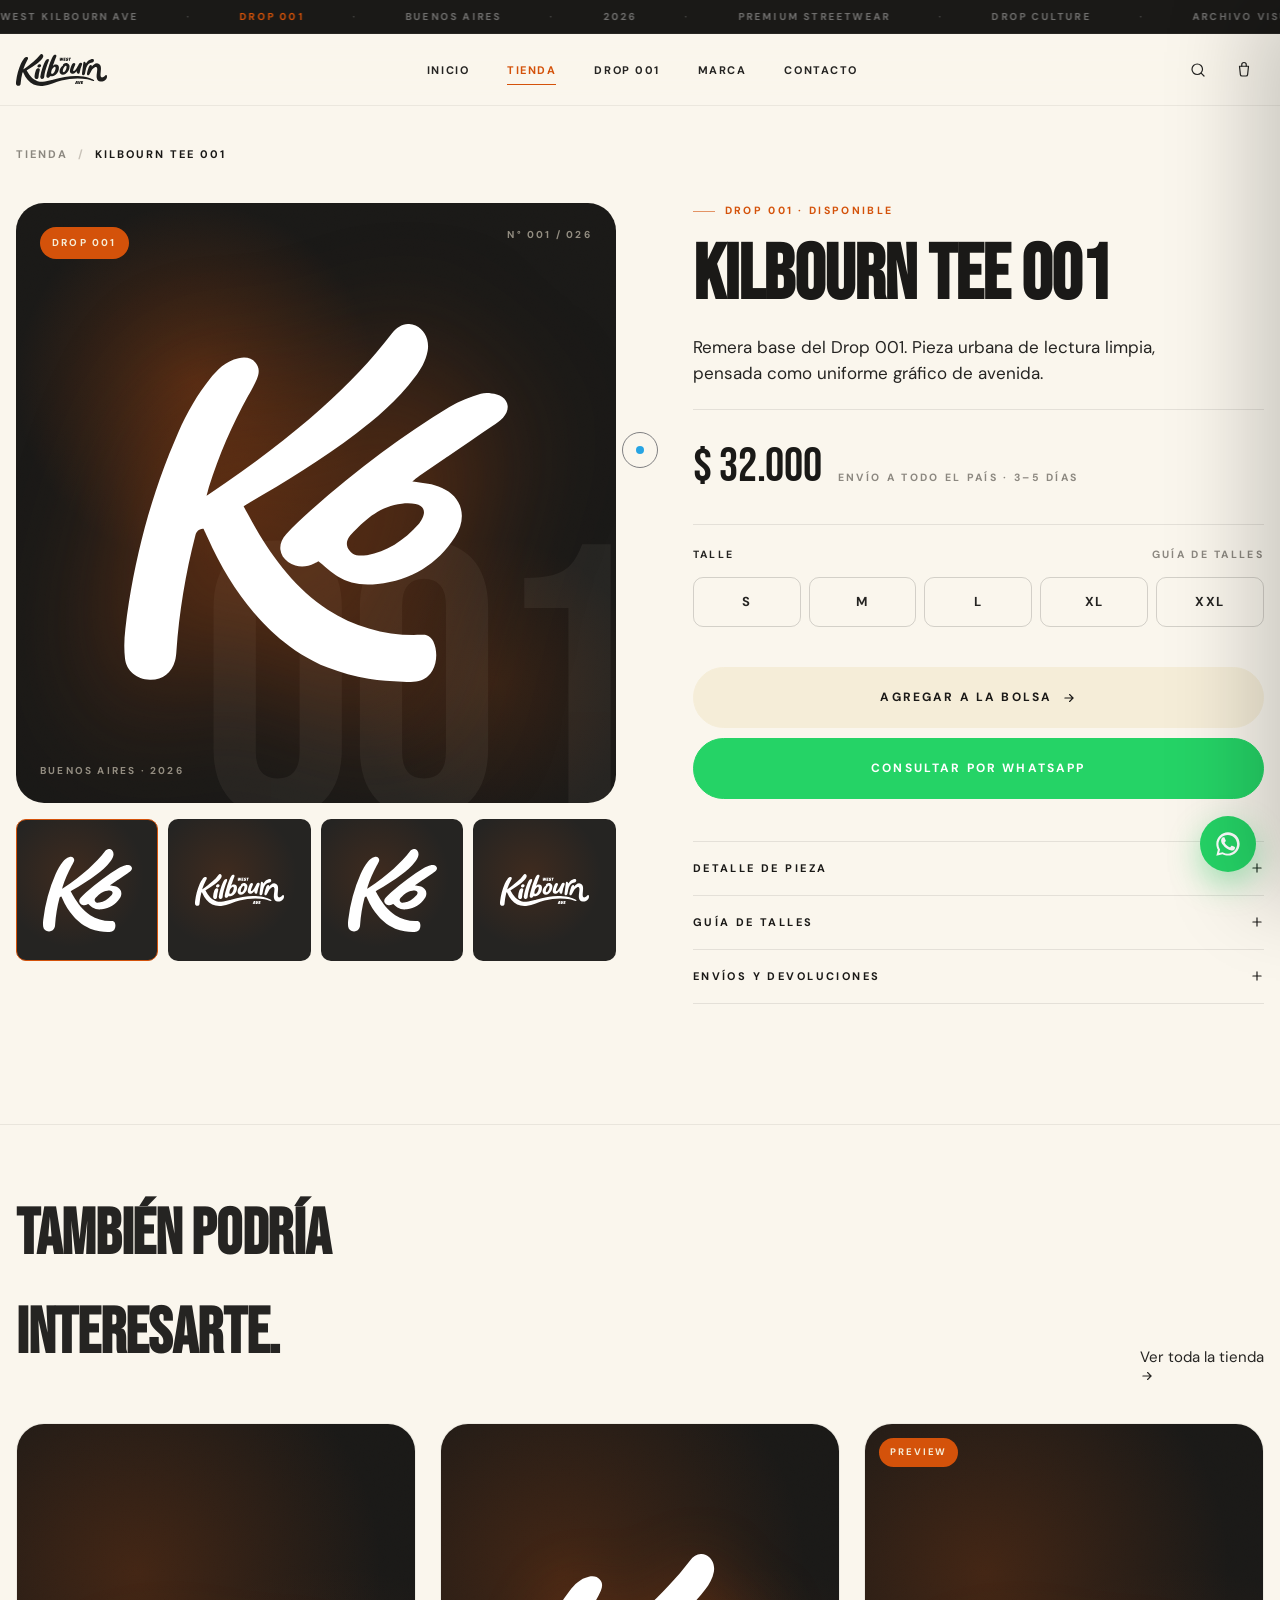
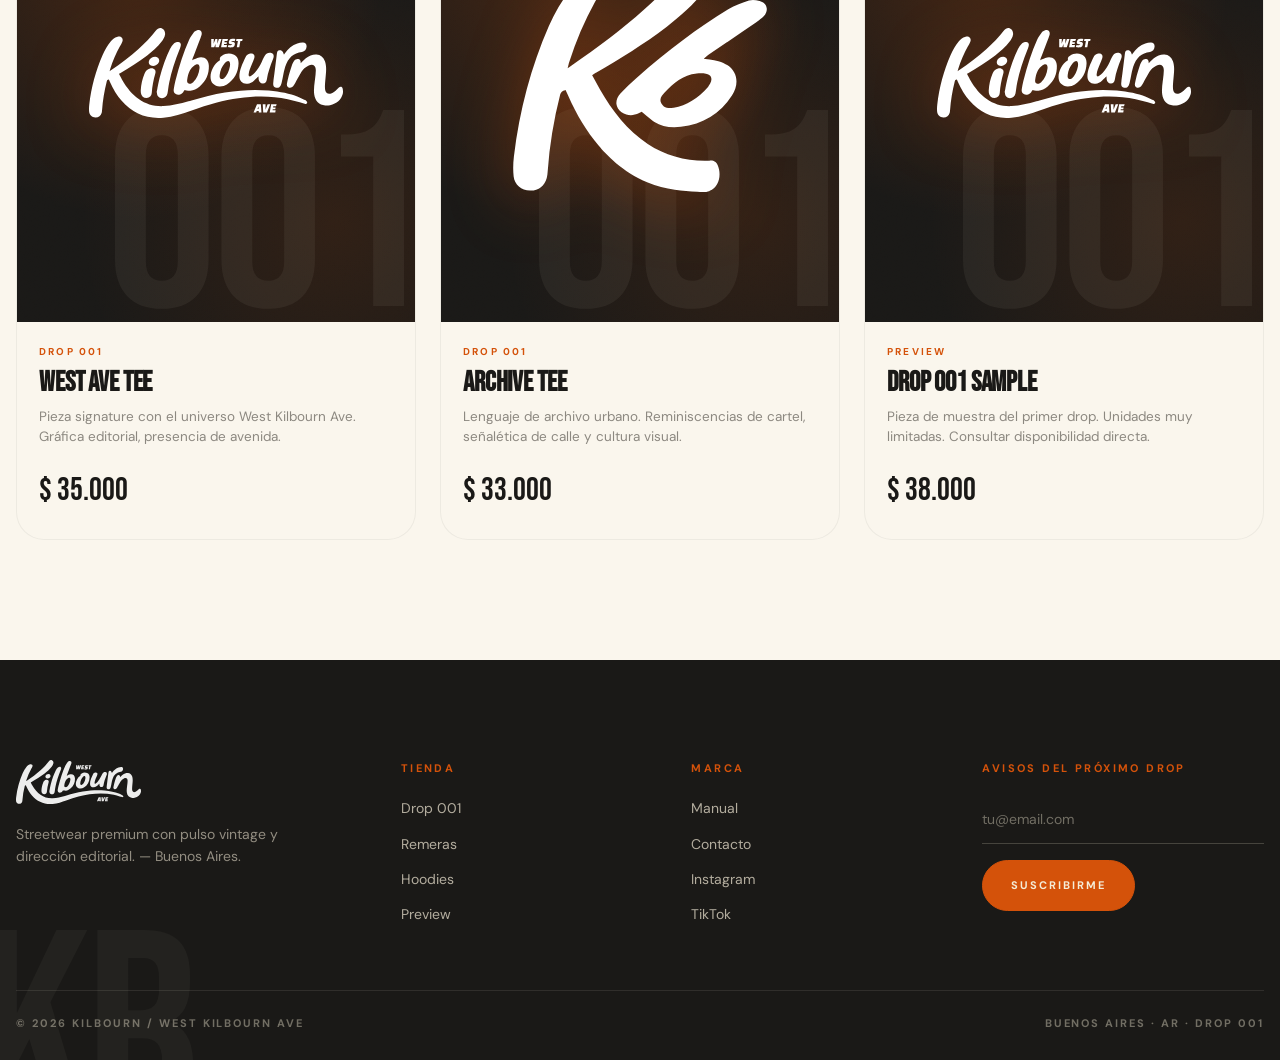
<file: producto.html>
<!DOCTYPE html>
<html lang="es">
<head>
  <meta charset="UTF-8" />
  <meta name="viewport" content="width=device-width, initial-scale=1.0" />
  <title>Producto — Kilbourn / West Kilbourn Ave</title>
  <meta name="description" content="Detalle de pieza — Drop 001 Kilbourn. Streetwear premium urbano. Buenos Aires." />
  <meta property="og:type" content="product" />
  <meta property="og:site_name" content="Kilbourn Ave" />
  <link rel="icon" href="assets/logos/favicon.svg" type="image/svg+xml" />

  <link rel="preconnect" href="https://fonts.googleapis.com">
  <link rel="preconnect" href="https://fonts.gstatic.com" crossorigin>
  <link href="https://fonts.googleapis.com/css2?family=Bebas+Neue&family=DM+Sans:ital,opsz,wght@0,9..40,300;0,9..40,400;0,9..40,500;0,9..40,700;0,9..40,900;1,9..40,300;1,9..40,400&display=swap" rel="stylesheet">

  <link rel="stylesheet" href="styles/tokens.css">
  <link rel="stylesheet" href="styles/base.css">
  <link rel="stylesheet" href="styles/components.css">
  <link rel="stylesheet" href="styles/loader.css">
  <link rel="stylesheet" href="styles/product.css">
  <link rel="stylesheet" href="styles/mobile.css">
</head>
<body data-screen-label="03 Producto">

  <!-- TOP BAR -->
  <div class="topbar"><div class="topbar__track"></div></div>

  <!-- NAV -->
  <header class="nav">
    <div class="nav__inner wrap">
      <a href="index.html" class="nav__brand"><img src="assets/logos/kilbourn-logo.svg" alt="Kilbourn"></a>
      <nav>
        <ul class="nav__links">
          <li><a href="index.html">Inicio</a></li>
          <li><a href="tienda.html" class="is-active">Tienda</a></li>
          <li><a href="tienda.html">Drop 001</a></li>
          <li><a href="manual.html">Marca</a></li>
          <li><a href="contacto.html">Contacto</a></li>
        </ul>
      </nav>
      <div class="nav__actions">
        <button class="nav__btn" data-search-trigger aria-label="Buscar">
          <svg viewBox="0 0 24 24" fill="none" stroke="currentColor" stroke-width="1.6" stroke-linecap="round"><circle cx="11" cy="11" r="7"/><path d="m20 20-3.5-3.5"/></svg>
        </button>
        <button class="nav__btn" data-cart-trigger aria-label="Bolsa">
          <svg viewBox="0 0 24 24" fill="none" stroke="currentColor" stroke-width="1.6" stroke-linecap="round" stroke-linejoin="round"><path d="M6 7h12l-1.2 11.2A2 2 0 0 1 14.8 20H9.2a2 2 0 0 1-2-1.8L6 7z"/><path d="M9 7V5a3 3 0 0 1 6 0v2"/></svg>
          <span class="nav__cart-count">0</span>
        </button>
        <button class="nav__burger" aria-label="Menú"><span></span><span></span><span></span></button>
      </div>
    </div>
  </header>

  <nav class="drawer-menu">
    <a href="index.html">Inicio</a>
    <a href="tienda.html">Tienda</a>
    <a href="tienda.html">Drop 001</a>
    <a href="manual.html">Marca</a>
    <a href="contacto.html">Contacto</a>
  </nav>

  <div class="scroll-progress" aria-hidden="true"></div>

  <!-- PRODUCT -->
  <section class="product">
    <div class="wrap">
      <nav class="crumb">
        <a href="tienda.html">Tienda</a>
        <span class="sep">/</span>
        <span class="current" id="crumb-name">…</span>
      </nav>

      <div class="product__grid" id="product-grid">
        <!-- Skeleton; populated by JS -->
      </div>
    </div>
  </section>

  <!-- RELATED -->
  <section class="related" id="related-section" hidden>
    <div class="wrap">
      <div class="related__head">
        <h2 class="related__title">También podría<br>interesarte.</h2>
        <a href="tienda.html" class="featured__link">Ver toda la tienda
          <svg width="14" height="14" viewBox="0 0 24 24" fill="none" stroke="currentColor" stroke-width="2" stroke-linecap="round"><path d="M5 12h14M13 6l6 6-6 6"/></svg>
        </a>
      </div>
      <div class="related__grid" id="related-grid"></div>
    </div>
  </section>

  <!-- FOOTER -->
  <footer class="footer">
    <div class="footer__bigmark" aria-hidden="true">KB</div>
    <div class="wrap" style="position:relative;z-index:2;">
      <div class="footer__grid">
        <div>
          <img src="assets/logos/kilbourn-logo.svg" alt="Kilbourn" class="footer__brand">
          <p class="footer__tagline">Streetwear premium con pulso vintage y dirección editorial. — Buenos Aires.</p>
        </div>
        <div>
          <h4 class="footer__title">Tienda</h4>
          <ul class="footer__list">
            <li><a href="tienda.html">Drop 001</a></li>
            <li><a href="tienda.html?cat=remeras">Remeras</a></li>
            <li><a href="tienda.html?cat=hoodies">Hoodies</a></li>
            <li><a href="tienda.html?status=preview">Preview</a></li>
          </ul>
        </div>
        <div>
          <h4 class="footer__title">Marca</h4>
          <ul class="footer__list">
            <li><a href="manual.html">Manual</a></li>
            <li><a href="contacto.html">Contacto</a></li>
            <li><a href="https://instagram.com/kilbournave" target="_blank" rel="noopener">Instagram</a></li>
            <li><a href="https://tiktok.com/@kilbournave" target="_blank" rel="noopener">TikTok</a></li>
          </ul>
        </div>
        <div>
          <h4 class="footer__title">Avisos del próximo drop</h4>
          <form class="footer__news" data-news>
            <input type="email" placeholder="tu@email.com" required>
            <button type="submit" class="btn btn--orange">Suscribirme</button>
          </form>
        </div>
      </div>
      <div class="footer__bottom">
        <span>© 2026 Kilbourn / West Kilbourn Ave</span>
        <span>Buenos Aires · AR · Drop 001</span>
      </div>
    </div>
  </footer>

  <!-- WhatsApp Float -->
  <a class="wa-float" href="https://wa.me/5491127719845" target="_blank" rel="noopener" aria-label="WhatsApp">
    <svg viewBox="0 0 24 24"><path d="M17.5 14.4c-.3-.1-1.7-.8-1.9-.9-.3-.1-.5-.1-.7.1-.2.3-.7.9-.9 1.1-.2.2-.3.2-.6.1-1.8-.9-3-1.6-4.2-3.6-.3-.5.3-.5.9-1.7.1-.2 0-.4 0-.5 0-.1-.7-1.6-.9-2.2-.2-.6-.5-.5-.7-.5h-.6c-.2 0-.5.1-.8.4-.3.3-1 1-1 2.5s1.1 2.9 1.2 3.1c.2.2 2.1 3.2 5.1 4.5 1.9.8 2.6.9 3.5.8.6-.1 1.7-.7 1.9-1.4.2-.7.2-1.2.2-1.4-.1-.2-.3-.3-.6-.4zM12 2C6.5 2 2 6.5 2 12c0 1.8.5 3.4 1.3 4.9L2 22l5.2-1.3c1.4.8 3.1 1.2 4.8 1.2 5.5 0 10-4.5 10-10S17.5 2 12 2zm0 18.3c-1.5 0-2.9-.4-4.2-1.1l-.3-.2-3.1.8.8-3-.2-.3c-.8-1.3-1.2-2.7-1.2-4.2 0-4.4 3.6-8 8-8s8 3.6 8 8-3.6 8-8 8z"/></svg>
  </a>

  <!-- SEARCH OVERLAY -->
  <div class="search" role="dialog" aria-modal="true">
    <button class="search__close" aria-label="Cerrar búsqueda">
      <svg width="16" height="16" viewBox="0 0 24 24" fill="none" stroke="currentColor" stroke-width="2" stroke-linecap="round"><path d="M6 6l12 12M18 6 6 18"/></svg>
    </button>
    <div class="search__inner">
      <input type="text" class="search__input" placeholder="Buscá una pieza...">
      <div class="search__hint">⌘ K · Esc para cerrar</div>
      <div class="search__results"></div>
    </div>
  </div>

  <!-- CART -->
  <div class="cart-overlay"></div>
  <aside class="cart" role="dialog" aria-modal="true">
    <div class="cart__head">
      <h2>Bolsa</h2>
      <button class="cart__close"><svg viewBox="0 0 24 24" fill="none" stroke="currentColor" stroke-width="2" stroke-linecap="round"><path d="M6 6l12 12M18 6 6 18"/></svg></button>
    </div>
    <div class="cart__body"></div>
    <div class="cart__foot">
      <div class="cart__total"><span class="label">Total estimado</span><span class="value">$0</span></div>
      <button class="btn btn--wa btn--full btn--lg" data-cart-checkout>Consultar por WhatsApp</button>
      <p class="note">Coordinamos disponibilidad, talle y envío por WhatsApp.</p>
    </div>
  </aside>

  <!-- Card template (related) -->
  <template id="tpl-card">
    <article class="card">
      <div class="card__art">
        <div class="card__watermark">001</div>
        <span class="card__badge"></span>
        <div class="card__logo"><img alt=""></div>
        <span class="shine"></span>
      </div>
      <div class="card__body">
        <span class="card__label"></span>
        <h3 class="card__name"></h3>
        <p class="card__desc"></p>
        <div class="card__price"></div>
      </div>
    </article>
  </template>

  <script type="module" src="src/loader.js"></script>
  <script type="module" src="src/app.js"></script>
  <script type="module" src="src/cart.js"></script>
  <script type="module" src="src/effects.js"></script>
  <script type="module">
    import { products, formatPrice, STATUS_LABEL, WA_NUMBER, findProduct, relatedProducts } from "./data/products.js";

    const params = new URLSearchParams(location.search);
    const slug = params.get("id") || products[0].slug;
    const p = findProduct(slug) || products[0];

    document.title = `${p.name} — Kilbourn`;
    document.getElementById("crumb-name").textContent = p.name;

    const grid = document.getElementById("product-grid");
    grid.innerHTML = `
      <div class="product__gallery">
        <div class="product__hero">
          <span class="product__label">${p.label}</span>
          <span class="product__corner product__corner--tr">N° 001 / 026</span>
          <span class="product__corner product__corner--bl">Buenos Aires · 2026</span>
          <div class="product__wm">001</div>
          <div class="product__hero-logo"><img src="${p.image}" alt="${p.alt}"></div>
        </div>
        <div class="product__thumbs">
          <div class="product__thumb is-active"><img src="${p.image}" alt=""></div>
          <div class="product__thumb"><img src="assets/logos/kilbourn-logo.svg" alt=""></div>
          <div class="product__thumb"><img src="assets/logos/kb-monogram.svg" alt=""></div>
          <div class="product__thumb"><img src="assets/logos/kilbourn-logo.svg" alt=""></div>
        </div>
      </div>
      <div class="product__info">
        <span class="eyebrow product__eyebrow">${p.label} · ${STATUS_LABEL[p.status]}</span>
        <h1 class="product__name">${p.name}</h1>
        <p class="product__desc">${p.description}</p>

        <div class="product__price-row">
          <div class="product__price">${p.status === "coming_soon" ? "Próximamente" : formatPrice(p.price)}</div>
          ${p.status === "published" ? '<span class="product__price-meta">Envío a todo el país · 3–5 días</span>' : ""}
        </div>

        ${p.sizes.length ? `
          <div class="product__sizes">
            <div class="product__sizes-head">
              <span>Talle</span>
              <a href="#guide" data-accordion-target="guide">Guía de talles</a>
            </div>
            <div class="product__size-grid" id="size-grid">
              ${p.sizes.map(s => `<button class="product__size" data-size="${s}">${s}</button>`).join("")}
            </div>
            <div class="product__size-error" id="size-error">Elegí un talle antes de continuar.</div>
          </div>
        ` : ""}

        <div class="product__actions">
          ${p.status === "published" || p.status === "preview" ? `
            <button class="btn btn--cream btn--full btn--lg" id="add-to-cart">
              Agregar a la bolsa
              <svg width="14" height="14" viewBox="0 0 24 24" fill="none" stroke="currentColor" stroke-width="2" stroke-linecap="round"><path d="M5 12h14M13 6l6 6-6 6"/></svg>
            </button>
            <a href="https://wa.me/${WA_NUMBER}?text=${encodeURIComponent('Hola Kilbourn! 👋 Quiero consultar por: ' + p.name)}" target="_blank" rel="noopener" class="btn btn--wa btn--full btn--lg">
              Consultar por WhatsApp
            </a>
          ` : p.status === "coming_soon" ? `
            <a href="contacto.html" class="btn btn--orange btn--full btn--lg">Avisame cuando salga</a>
            <a href="https://wa.me/${WA_NUMBER}?text=${encodeURIComponent('Hola Kilbourn! 👋 Quiero saber del próximo drop: ' + p.name)}" target="_blank" rel="noopener" class="btn btn--outline btn--full btn--lg">Preguntar por WhatsApp</a>
          ` : `
            <button class="btn btn--outline btn--full btn--lg" disabled>Agotado</button>
          `}
        </div>

        <div class="accordion">
          <div class="accordion__item">
            <button class="accordion__btn">Detalle de pieza
              <span class="ico"><svg width="14" height="14" viewBox="0 0 24 24" fill="none" stroke="currentColor" stroke-width="2" stroke-linecap="round"><path d="M12 5v14M5 12h14"/></svg></span>
            </button>
            <div class="accordion__body"><div class="accordion__body-inner">${p.details}</div></div>
          </div>
          <div class="accordion__item" id="guide">
            <button class="accordion__btn">Guía de talles
              <span class="ico"><svg width="14" height="14" viewBox="0 0 24 24" fill="none" stroke="currentColor" stroke-width="2" stroke-linecap="round"><path d="M12 5v14M5 12h14"/></svg></span>
            </button>
            <div class="accordion__body"><div class="accordion__body-inner">
              Corte oversize. Para fit más ajustado, bajá un talle.<br><br>
              S: 50cm ancho · 70cm largo<br>
              M: 54cm ancho · 73cm largo<br>
              L: 58cm ancho · 76cm largo<br>
              XL: 62cm ancho · 78cm largo<br>
              XXL: 66cm ancho · 80cm largo
            </div></div>
          </div>
          <div class="accordion__item">
            <button class="accordion__btn">Envíos y devoluciones
              <span class="ico"><svg width="14" height="14" viewBox="0 0 24 24" fill="none" stroke="currentColor" stroke-width="2" stroke-linecap="round"><path d="M12 5v14M5 12h14"/></svg></span>
            </button>
            <div class="accordion__body"><div class="accordion__body-inner">
              Envío a todo el país (3–5 días). Retiro en CABA sin cargo coordinando por WhatsApp.
              Cambios y devoluciones dentro de los 7 días con la pieza sin uso y etiquetas.
            </div></div>
          </div>
        </div>
      </div>
    `;

    // Size selection
    const sizeGrid = document.getElementById("size-grid");
    const sizeError = document.getElementById("size-error");
    let selectedSize = null;
    if(sizeGrid){
      sizeGrid.addEventListener("click", e => {
        const btn = e.target.closest(".product__size");
        if(!btn) return;
        sizeGrid.querySelectorAll(".product__size").forEach(s => s.classList.remove("is-selected"));
        btn.classList.add("is-selected");
        selectedSize = btn.dataset.size;
        sizeError.classList.remove("is-visible");
      });
    }

    // Thumbs (just a UI flourish here — only one image source)
    document.querySelectorAll(".product__thumb").forEach(t => {
      t.addEventListener("click", () => {
        document.querySelectorAll(".product__thumb").forEach(x => x.classList.remove("is-active"));
        t.classList.add("is-active");
      });
    });

    // Add to cart
    document.getElementById("add-to-cart")?.addEventListener("click", () => {
      if(p.sizes.length && !selectedSize){
        sizeError.classList.add("is-visible");
        sizeGrid.querySelectorAll(".product__size").forEach(s => {
          s.classList.add("is-error");
          setTimeout(() => s.classList.remove("is-error"), 500);
        });
        return;
      }
      window.Cart.add(p.id, selectedSize, 1);
    });

    // Related
    const related = relatedProducts(p.slug, 3);
    if(related.length){
      document.getElementById("related-section").hidden = false;
      const tpl = document.getElementById("tpl-card");
      const rgrid = document.getElementById("related-grid");
      related.forEach(rp => {
        const node = tpl.content.cloneNode(true);
        const card = node.querySelector(".card");
        card.style.cursor = "pointer";

        const badge = card.querySelector(".card__badge");
        if(rp.status === "preview"){ badge.textContent = "Preview"; }
        else if(rp.status === "coming_soon"){ badge.textContent = "Próximamente"; badge.classList.add("card__badge--soon"); }
        else { badge.remove(); }

        card.querySelector(".card__logo img").src = rp.image;
        card.querySelector(".card__logo img").alt = rp.alt;
        card.querySelector(".card__label").textContent = rp.label;
        card.querySelector(".card__name").textContent = rp.name;
        card.querySelector(".card__desc").textContent = rp.description;
        const price = card.querySelector(".card__price");
        if(rp.status === "coming_soon"){
          price.textContent = "Próximamente"; price.classList.add("card__price--small");
        } else {
          price.textContent = formatPrice(rp.price);
        }

        card.addEventListener("click", () => { window.location.href = `producto.html?id=${rp.slug}`; });
        rgrid.appendChild(node);
      });
    }

    // Reveal init triggers (accordion was already setup by app.js)
    document.dispatchEvent(new CustomEvent("kilbourn:products-rendered"));
  </script>
</body>
</html>
</file>
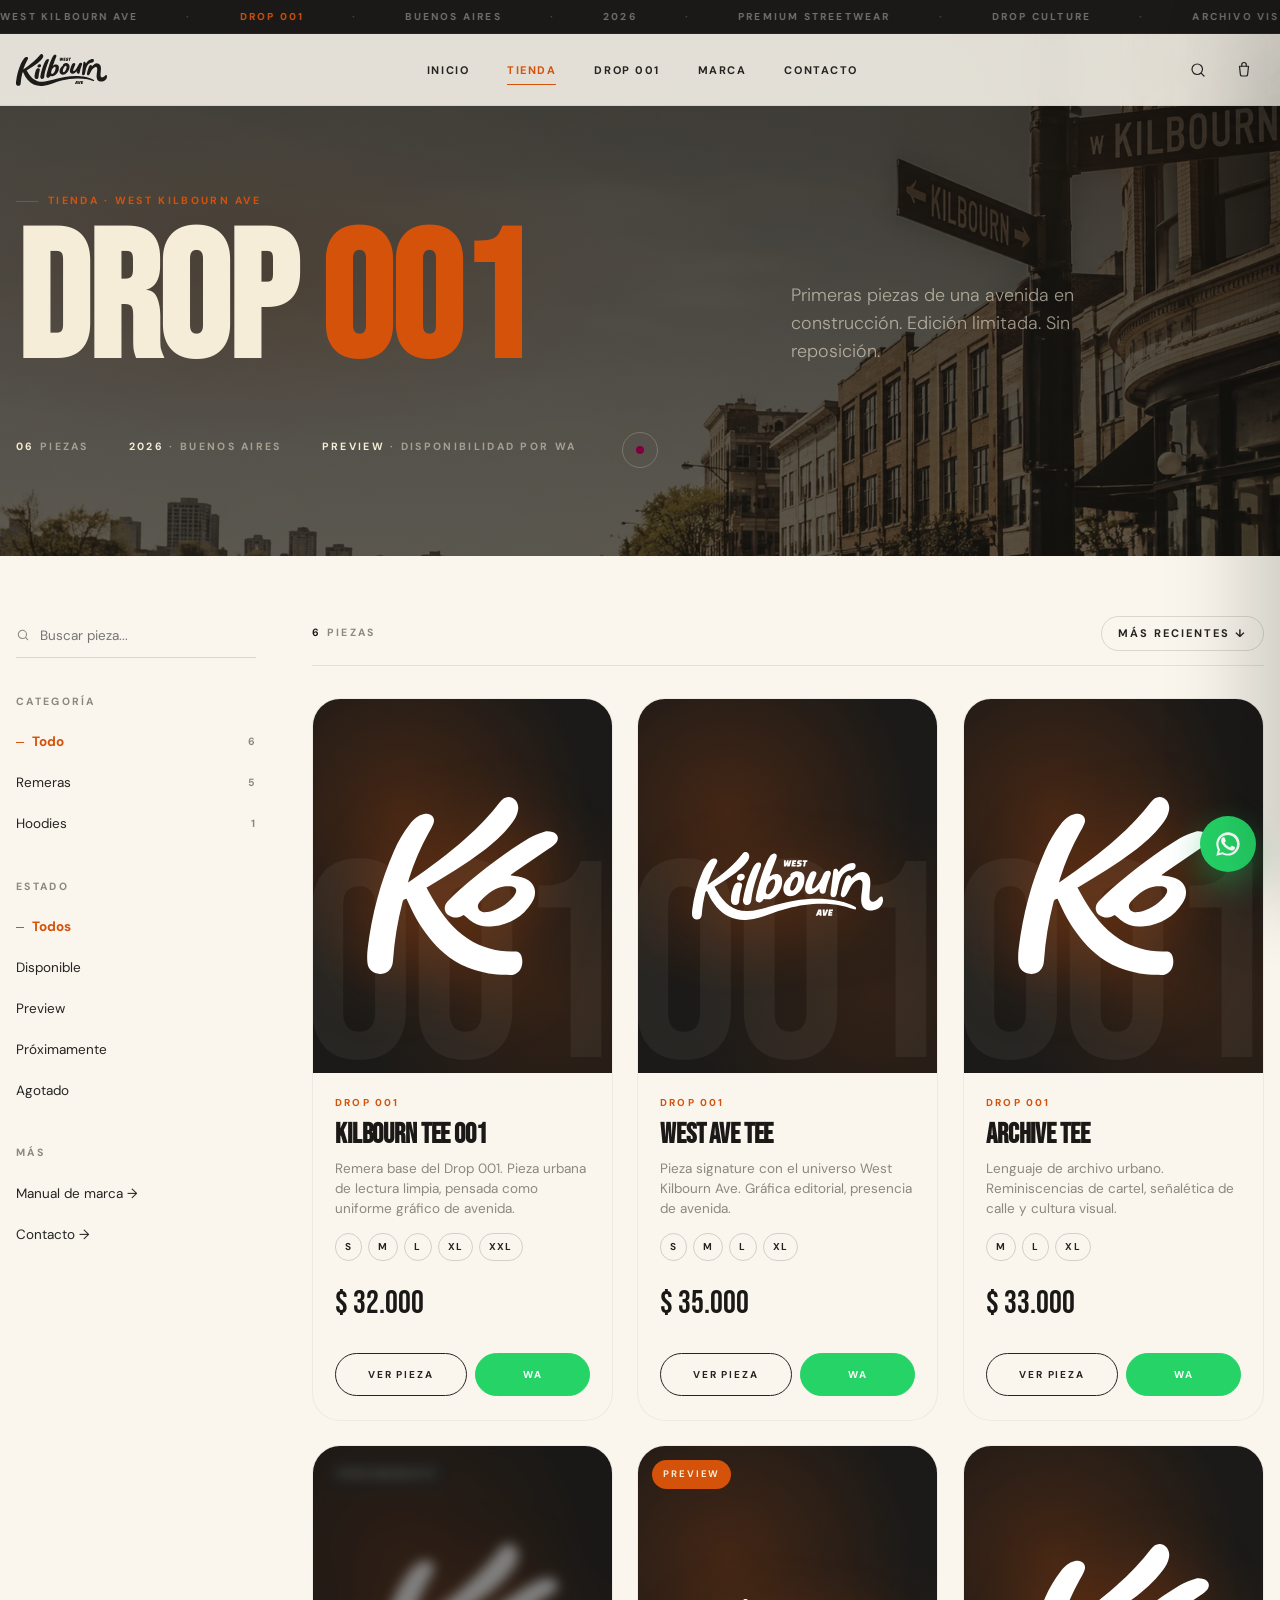
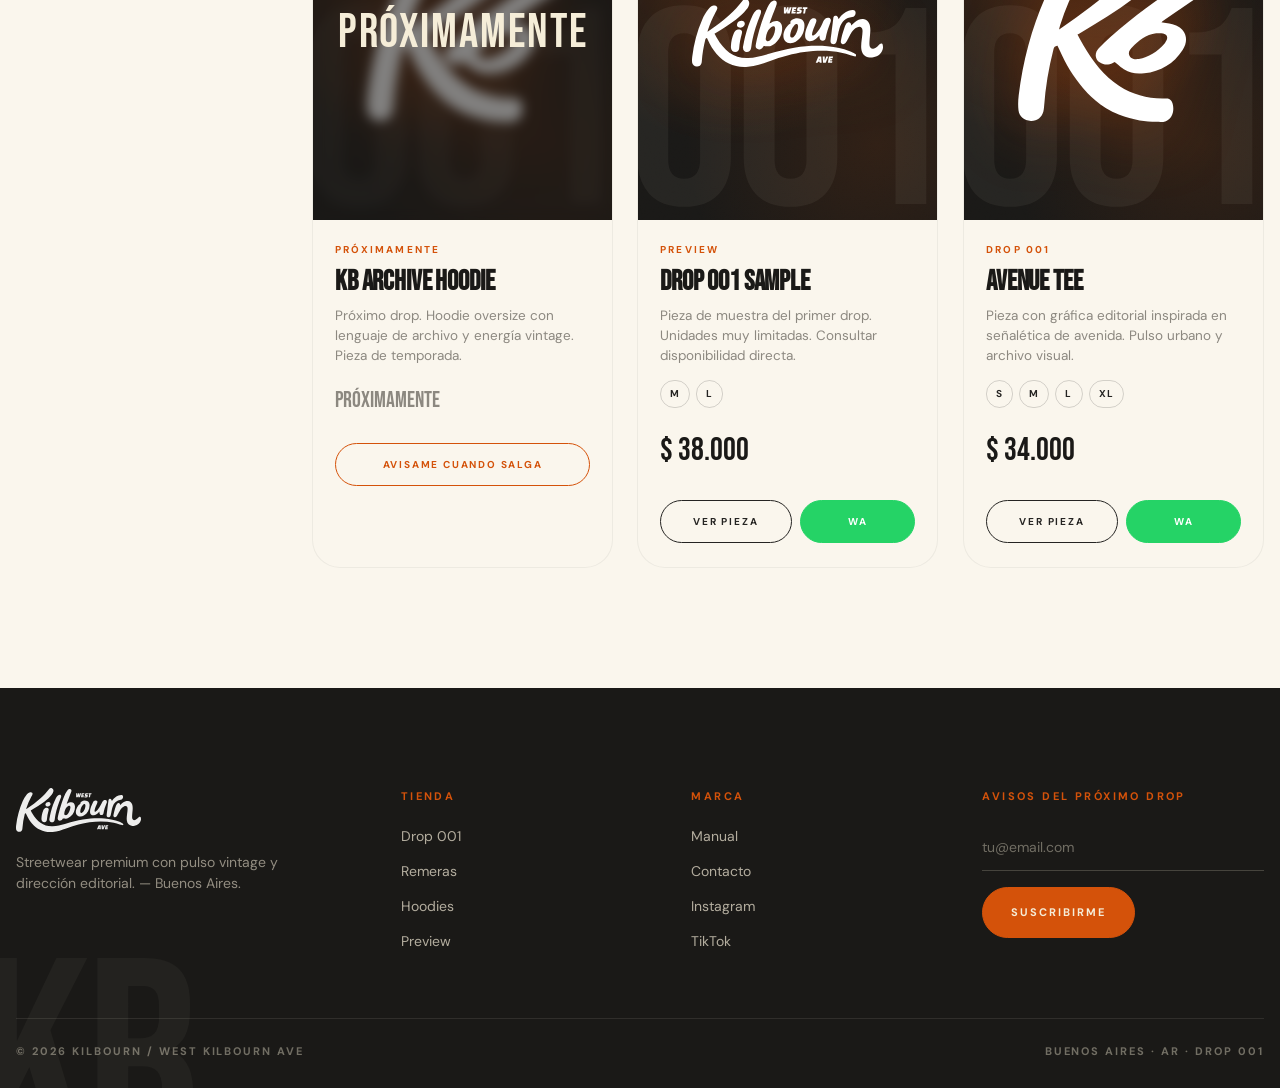
<file: tienda.html>
<!DOCTYPE html>
<html lang="es">
<head>
  <meta charset="UTF-8" />
  <meta name="viewport" content="width=device-width, initial-scale=1.0" />
  <title>Tienda — Drop 001 · Kilbourn / West Kilbourn Ave</title>
  <meta name="description" content="Tienda Kilbourn Drop 001. Remeras streetwear premium con identidad urbana. Consulta directa por WhatsApp. Buenos Aires." />
  <meta property="og:type" content="website" />
  <meta property="og:site_name" content="Kilbourn Ave" />
  <meta property="og:title" content="Tienda Drop 001 — Kilbourn" />
  <meta property="og:description" content="Streetwear premium urbano. Drop 001. Buenos Aires." />
  <meta property="og:url" content="https://wkilbourn.netlify.app/tienda.html" />
  <link rel="canonical" href="https://wkilbourn.netlify.app/tienda.html" />
  <link rel="icon" href="assets/logos/favicon.svg" type="image/svg+xml" />

  <link rel="preconnect" href="https://fonts.googleapis.com">
  <link rel="preconnect" href="https://fonts.gstatic.com" crossorigin>
  <link href="https://fonts.googleapis.com/css2?family=Bebas+Neue&family=DM+Sans:ital,opsz,wght@0,9..40,300;0,9..40,400;0,9..40,500;0,9..40,700;0,9..40,900;1,9..40,300;1,9..40,400&display=swap" rel="stylesheet">

  <link rel="stylesheet" href="styles/tokens.css">
  <link rel="stylesheet" href="styles/base.css">
  <link rel="stylesheet" href="styles/components.css">
  <link rel="stylesheet" href="styles/loader.css">
  <link rel="stylesheet" href="styles/store.css">
  <link rel="stylesheet" href="styles/mobile.css">
</head>
<body data-screen-label="02 Tienda">

  <!-- TOP BAR -->
  <div class="topbar"><div class="topbar__track"></div></div>

  <!-- NAV -->
  <header class="nav">
    <div class="nav__inner wrap">
      <a href="index.html" class="nav__brand" aria-label="Kilbourn — Inicio">
        <img src="assets/logos/kilbourn-logo.svg" alt="Kilbourn">
      </a>
      <nav>
        <ul class="nav__links">
          <li><a href="index.html">Inicio</a></li>
          <li><a href="tienda.html" class="is-active">Tienda</a></li>
          <li><a href="tienda.html">Drop 001</a></li>
          <li><a href="manual.html">Marca</a></li>
          <li><a href="contacto.html">Contacto</a></li>
        </ul>
      </nav>
      <div class="nav__actions">
        <button class="nav__btn" data-search-trigger aria-label="Buscar">
          <svg viewBox="0 0 24 24" fill="none" stroke="currentColor" stroke-width="1.6" stroke-linecap="round"><circle cx="11" cy="11" r="7"/><path d="m20 20-3.5-3.5"/></svg>
        </button>
        <button class="nav__btn" data-cart-trigger aria-label="Bolsa">
          <svg viewBox="0 0 24 24" fill="none" stroke="currentColor" stroke-width="1.6" stroke-linecap="round" stroke-linejoin="round"><path d="M6 7h12l-1.2 11.2A2 2 0 0 1 14.8 20H9.2a2 2 0 0 1-2-1.8L6 7z"/><path d="M9 7V5a3 3 0 0 1 6 0v2"/></svg>
          <span class="nav__cart-count" aria-live="polite">0</span>
        </button>
        <button class="nav__burger" aria-label="Menú"><span></span><span></span><span></span></button>
      </div>
    </div>
  </header>

  <nav class="drawer-menu">
    <a href="index.html">Inicio</a>
    <a href="tienda.html">Tienda</a>
    <a href="tienda.html">Drop 001</a>
    <a href="manual.html">Marca</a>
    <a href="contacto.html">Contacto</a>
    <div class="drawer-menu__foot">
      <a href="https://instagram.com/kilbournave" target="_blank" rel="noopener">Instagram</a>
      <a href="https://tiktok.com/@kilbournave" target="_blank" rel="noopener">TikTok</a>
    </div>
  </nav>

  <div class="scroll-progress" aria-hidden="true"></div>

  <!-- STORE HERO -->
  <section class="store-hero">
    <div class="wrap">
      <div class="store-hero__inner">
        <div>
          <span class="eyebrow store-hero__eyebrow">Tienda · West Kilbourn Ave</span>
          <h1 class="store-hero__title">Drop <span class="accent">001</span></h1>
        </div>
        <p class="store-hero__lead">Primeras piezas de una avenida en construcción. Edición limitada. Sin reposición.</p>
      </div>
      <div class="store-hero__meta">
        <span><strong>06</strong> piezas</span>
        <span><strong>2026</strong> · Buenos Aires</span>
        <span><strong>Preview</strong> · disponibilidad por WA</span>
      </div>
    </div>
  </section>

  <!-- STORE -->
  <section class="store">
    <div class="wrap">
      <div class="store__layout">
        <!-- SIDEBAR -->
        <aside class="store__sidebar">
          <div class="filter__search">
            <svg viewBox="0 0 24 24" fill="none" stroke="currentColor" stroke-width="1.8" stroke-linecap="round"><circle cx="11" cy="11" r="7"/><path d="m20 20-3.5-3.5"/></svg>
            <input type="text" id="filter-search" placeholder="Buscar pieza...">
          </div>
          <div>
            <h4 class="filter__title">Categoría</h4>
            <div class="filter__list" data-filter-group="cat">
              <button class="filter__btn is-active" data-cat="all">Todo <span class="filter__count" data-count="all"></span></button>
              <button class="filter__btn" data-cat="remeras">Remeras <span class="filter__count" data-count="remeras"></span></button>
              <button class="filter__btn" data-cat="hoodies">Hoodies <span class="filter__count" data-count="hoodies"></span></button>
            </div>
          </div>
          <div>
            <h4 class="filter__title">Estado</h4>
            <div class="filter__list" data-filter-group="status">
              <button class="filter__btn is-active" data-status="all">Todos</button>
              <button class="filter__btn" data-status="published">Disponible</button>
              <button class="filter__btn" data-status="preview">Preview</button>
              <button class="filter__btn" data-status="coming_soon">Próximamente</button>
              <button class="filter__btn" data-status="sold_out">Agotado</button>
            </div>
          </div>
          <div>
            <h4 class="filter__title">Más</h4>
            <div class="filter__list">
              <a class="filter__btn" href="manual.html">Manual de marca →</a>
              <a class="filter__btn" href="contacto.html">Contacto →</a>
            </div>
          </div>
        </aside>

        <!-- MAIN -->
        <div class="store__main">
          <!-- Mobile pills -->
          <div class="store__pills" id="mobile-pills">
            <button class="store__pill is-active" data-cat="all">Todo</button>
            <button class="store__pill" data-cat="remeras">Remeras</button>
            <button class="store__pill" data-cat="hoodies">Hoodies</button>
            <button class="store__pill" data-status="published">Disponible</button>
            <button class="store__pill" data-status="preview">Preview</button>
            <button class="store__pill" data-status="coming_soon">Próximamente</button>
          </div>

          <div class="store__bar">
            <span class="store__count"><strong id="result-count">0</strong> piezas</span>
            <button class="store__sort">Más recientes ↓</button>
          </div>

          <div class="store__grid" id="store-grid"></div>
        </div>
      </div>
    </div>
  </section>

  <!-- FOOTER -->
  <footer class="footer">
    <div class="footer__bigmark" aria-hidden="true">KB</div>
    <div class="wrap" style="position:relative;z-index:2;">
      <div class="footer__grid">
        <div>
          <img src="assets/logos/kilbourn-logo.svg" alt="Kilbourn" class="footer__brand">
          <p class="footer__tagline">Streetwear premium con pulso vintage y dirección editorial. — Buenos Aires.</p>
        </div>
        <div>
          <h4 class="footer__title">Tienda</h4>
          <ul class="footer__list">
            <li><a href="tienda.html">Drop 001</a></li>
            <li><a href="tienda.html?cat=remeras">Remeras</a></li>
            <li><a href="tienda.html?cat=hoodies">Hoodies</a></li>
            <li><a href="tienda.html?status=preview">Preview</a></li>
          </ul>
        </div>
        <div>
          <h4 class="footer__title">Marca</h4>
          <ul class="footer__list">
            <li><a href="manual.html">Manual</a></li>
            <li><a href="contacto.html">Contacto</a></li>
            <li><a href="https://instagram.com/kilbournave" target="_blank" rel="noopener">Instagram</a></li>
            <li><a href="https://tiktok.com/@kilbournave" target="_blank" rel="noopener">TikTok</a></li>
          </ul>
        </div>
        <div>
          <h4 class="footer__title">Avisos del próximo drop</h4>
          <form class="footer__news" data-news>
            <input type="email" placeholder="tu@email.com" required>
            <button type="submit" class="btn btn--orange">Suscribirme</button>
          </form>
        </div>
      </div>
      <div class="footer__bottom">
        <span>© 2026 Kilbourn / West Kilbourn Ave</span>
        <span>Buenos Aires · AR · Drop 001</span>
      </div>
    </div>
  </footer>

  <!-- WHATSAPP FLOAT -->
  <a class="wa-float" href="https://wa.me/5491127719845" target="_blank" rel="noopener" aria-label="WhatsApp">
    <svg viewBox="0 0 24 24"><path d="M17.5 14.4c-.3-.1-1.7-.8-1.9-.9-.3-.1-.5-.1-.7.1-.2.3-.7.9-.9 1.1-.2.2-.3.2-.6.1-1.8-.9-3-1.6-4.2-3.6-.3-.5.3-.5.9-1.7.1-.2 0-.4 0-.5 0-.1-.7-1.6-.9-2.2-.2-.6-.5-.5-.7-.5h-.6c-.2 0-.5.1-.8.4-.3.3-1 1-1 2.5s1.1 2.9 1.2 3.1c.2.2 2.1 3.2 5.1 4.5 1.9.8 2.6.9 3.5.8.6-.1 1.7-.7 1.9-1.4.2-.7.2-1.2.2-1.4-.1-.2-.3-.3-.6-.4zM12 2C6.5 2 2 6.5 2 12c0 1.8.5 3.4 1.3 4.9L2 22l5.2-1.3c1.4.8 3.1 1.2 4.8 1.2 5.5 0 10-4.5 10-10S17.5 2 12 2zm0 18.3c-1.5 0-2.9-.4-4.2-1.1l-.3-.2-3.1.8.8-3-.2-.3c-.8-1.3-1.2-2.7-1.2-4.2 0-4.4 3.6-8 8-8s8 3.6 8 8-3.6 8-8 8z"/></svg>
  </a>

  <!-- SEARCH OVERLAY -->
  <div class="search" role="dialog" aria-modal="true">
    <button class="search__close" aria-label="Cerrar búsqueda">
      <svg width="16" height="16" viewBox="0 0 24 24" fill="none" stroke="currentColor" stroke-width="2" stroke-linecap="round"><path d="M6 6l12 12M18 6 6 18"/></svg>
    </button>
    <div class="search__inner">
      <input type="text" class="search__input" placeholder="Buscá una pieza...">
      <div class="search__hint">⌘ K · Esc para cerrar</div>
      <div class="search__results"></div>
    </div>
  </div>

  <!-- CART -->
  <div class="cart-overlay"></div>
  <aside class="cart" role="dialog" aria-modal="true">
    <div class="cart__head">
      <h2>Bolsa</h2>
      <button class="cart__close"><svg viewBox="0 0 24 24" fill="none" stroke="currentColor" stroke-width="2" stroke-linecap="round"><path d="M6 6l12 12M18 6 6 18"/></svg></button>
    </div>
    <div class="cart__body"></div>
    <div class="cart__foot">
      <div class="cart__total"><span class="label">Total estimado</span><span class="value">$0</span></div>
      <button class="btn btn--wa btn--full btn--lg" data-cart-checkout>Consultar por WhatsApp</button>
      <p class="note">Coordinamos disponibilidad, talle y envío por WhatsApp.</p>
    </div>
  </aside>

  <!-- Card template -->
  <template id="tpl-card">
    <article class="card">
      <div class="card__art">
        <div class="card__watermark">001</div>
        <span class="card__badge"></span>
        <div class="card__logo"><img alt=""></div>
        <span class="shine"></span>
      </div>
      <div class="card__body">
        <span class="card__label"></span>
        <h3 class="card__name"></h3>
        <p class="card__desc"></p>
        <div class="card__sizes"></div>
        <div class="card__price"></div>
        <div class="card__actions"></div>
      </div>
    </article>
  </template>

  <script type="module" src="src/loader.js"></script>
  <script type="module" src="src/app.js"></script>
  <script type="module" src="src/cart.js"></script>
  <script type="module" src="src/effects.js"></script>
  <script type="module">
    import { products, formatPrice, STATUS_LABEL, WA_NUMBER } from "./data/products.js";

    const state = { cat: "all", status: "all", search: "" };
    const grid = document.getElementById("store-grid");
    const tpl = document.getElementById("tpl-card");
    const countEl = document.getElementById("result-count");

    // Read URL params for initial filter
    const params = new URLSearchParams(location.search);
    if(params.get("cat")) state.cat = params.get("cat");
    if(params.get("status")) state.status = params.get("status");

    function applyFiltersToUI(){
      document.querySelectorAll('[data-filter-group="cat"] .filter__btn').forEach(b =>
        b.classList.toggle("is-active", b.dataset.cat === state.cat));
      document.querySelectorAll('[data-filter-group="status"] .filter__btn').forEach(b =>
        b.classList.toggle("is-active", b.dataset.status === state.status));
      document.querySelectorAll('#mobile-pills .store__pill').forEach(b => {
        const active = (b.dataset.cat && b.dataset.cat === state.cat) ||
                       (b.dataset.status && b.dataset.status === state.status);
        b.classList.toggle("is-active", active);
      });
    }

    function render(){
      const q = state.search.trim().toLowerCase();
      const list = products.filter(p => {
        if(state.cat !== "all" && p.category !== state.cat) return false;
        if(state.status !== "all" && p.status !== state.status) return false;
        if(q){
          const hay = (p.name + " " + p.description + " " + p.keywords.join(" ")).toLowerCase();
          if(!hay.includes(q)) return false;
        }
        return true;
      });

      countEl.textContent = list.length;

      // Counts per category
      document.querySelectorAll("[data-count]").forEach(el => {
        const c = el.dataset.count;
        const n = c === "all" ? products.length : products.filter(p => p.category === c).length;
        el.textContent = n;
      });

      grid.innerHTML = "";
      if(!list.length){
        grid.innerHTML = `
          <div class="store__empty">
            <h3>Sin resultados.</h3>
            <p>Ninguna pieza coincide con tus filtros. Probá cambiar la categoría o buscar otra cosa.</p>
          </div>
        `;
        return;
      }

      list.forEach((p, i) => {
        const node = tpl.content.cloneNode(true);
        const card = node.querySelector(".card");
        card.style.animationDelay = (i * 0.07) + "s";
        card.style.cursor = "pointer";

        const badge = card.querySelector(".card__badge");
        if(p.status === "preview"){ badge.textContent = "Preview"; }
        else if(p.status === "coming_soon"){ badge.textContent = "Próximamente"; badge.classList.add("card__badge--soon"); }
        else if(p.status === "sold_out"){ badge.textContent = "Agotado"; badge.classList.add("card__badge--soldout"); }
        else { badge.remove(); }

        const art = card.querySelector(".card__art");
        if(p.status === "coming_soon"){
          const overlay = document.createElement("div");
          overlay.className = "card__overlay";
          overlay.textContent = "Próximamente";
          art.appendChild(overlay);
        }

        card.querySelector(".card__logo img").src = p.image;
        card.querySelector(".card__logo img").alt = p.alt;
        card.querySelector(".card__label").textContent = p.label;
        card.querySelector(".card__name").textContent = p.name;
        card.querySelector(".card__desc").textContent = p.description;

        const sizes = card.querySelector(".card__sizes");
        if(p.sizes.length){
          p.sizes.forEach(s => {
            const el = document.createElement("span");
            el.className = "card__size";
            el.textContent = s;
            sizes.appendChild(el);
          });
        } else { sizes.remove(); }

        const price = card.querySelector(".card__price");
        if(p.status === "coming_soon"){
          price.textContent = "Próximamente";
          price.classList.add("card__price--small");
        } else {
          price.textContent = formatPrice(p.price);
        }

        const actions = card.querySelector(".card__actions");
        if(p.status === "published" || p.status === "preview"){
          actions.innerHTML = `
            <a href="producto.html?id=${p.slug}" class="btn btn--outline" style="flex:1.2;">Ver pieza</a>
            <a href="https://wa.me/${WA_NUMBER}?text=${encodeURIComponent('Hola Kilbourn! 👋 Quiero consultar por: ' + p.name)}" target="_blank" rel="noopener" class="btn btn--wa">WA</a>
          `;
        } else if(p.status === "coming_soon"){
          actions.innerHTML = `<a href="contacto.html" class="btn btn--orange-outline" style="flex:1;">Avisame cuando salga</a>`;
        } else {
          actions.innerHTML = `<button class="btn btn--outline" disabled>Agotado</button>`;
        }

        card.addEventListener("click", (e) => {
          if(e.target.closest("a, button")) return;
          if(p.status !== "coming_soon" && p.status !== "sold_out"){
            window.location.href = `producto.html?id=${p.slug}`;
          }
        });

        grid.appendChild(node);
      });
      document.dispatchEvent(new CustomEvent("kilbourn:products-rendered"));
    }

    // Wire filters
    document.querySelectorAll('[data-filter-group="cat"] .filter__btn').forEach(b => {
      b.addEventListener("click", () => { state.cat = b.dataset.cat; applyFiltersToUI(); render(); });
    });
    document.querySelectorAll('[data-filter-group="status"] .filter__btn').forEach(b => {
      b.addEventListener("click", () => { state.status = b.dataset.status; applyFiltersToUI(); render(); });
    });
    document.querySelectorAll('#mobile-pills .store__pill').forEach(b => {
      b.addEventListener("click", () => {
        if(b.dataset.cat){ state.cat = b.dataset.cat; state.status = "all"; }
        if(b.dataset.status){ state.status = b.dataset.status; state.cat = "all"; }
        applyFiltersToUI(); render();
      });
    });
    document.getElementById("filter-search")?.addEventListener("input", e => {
      state.search = e.target.value; render();
    });

    applyFiltersToUI();
    render();
  </script>
</body>
</html>
</file>
<file: styles/tokens.css>
/* ============================================
   KILBOURN — Design tokens
   ============================================ */
:root {
  /* Palette */
  --ink:        #1a1917;
  --ink-soft:   #252422;
  --cream:      #f5edd8;
  --paper:      #faf6ed;
  --smoke:      #8c8880;
  --ash:        #c8c2b8;
  --orange:     #d4520a;
  --orange-glow: #ff8c42;
  --green:      #2a6040;
  --wa-green:   #25D366;

  /* Typography */
  --display: "Bebas Neue", "Oswald", Impact, sans-serif;
  --sans:    "DM Sans", -apple-system, BlinkMacSystemFont, "Segoe UI", Helvetica, Arial, sans-serif;

  /* Layout */
  --container: min(1440px, 100% - 32px);
  --nav-h: 72px;
  --topbar-h: 34px;

  /* Radii */
  --r-sm: 10px;
  --r:    20px;
  --r-lg: 28px;
  --r-pill: 999px;

  /* Shadows */
  --sh-card: 0 4px 24px rgba(26,25,23,.08);
  --sh-lift: 0 16px 48px rgba(26,25,23,.14);
  --sh-deep: 0 32px 80px rgba(26,25,23,.22);

  /* Motion */
  --ease: cubic-bezier(.22,1,.36,1);
  --t-fast: .25s;
  --t:      .45s;
  --t-slow: .72s;
}

@media (max-width: 768px) {
  :root { --topbar-h: 28px; --nav-h: 64px; }
}
</file>
<file: styles/base.css>
/* ============================================
   KILBOURN — Base reset + utilities
   ============================================ */
*, *::before, *::after { box-sizing: border-box; }
* { margin: 0; padding: 0; }

html { scroll-behavior: smooth; -webkit-text-size-adjust: 100%; }
body {
  font-family: var(--sans);
  font-weight: 400;
  color: var(--ink-soft);
  background: var(--paper);
  font-size: 15px;
  line-height: 1.55;
  -webkit-font-smoothing: antialiased;
  text-rendering: optimizeLegibility;
  overflow-x: hidden;
  padding-top: calc(var(--topbar-h) + var(--nav-h));
}

img, svg { display: block; max-width: 100%; }
a { color: inherit; text-decoration: none; }
button { font: inherit; color: inherit; background: none; border: 0; cursor: pointer; }
input, textarea, select { font: inherit; color: inherit; }

::selection { background: var(--orange); color: var(--cream); }

/* Type primitives */
.display { font-family: var(--display); text-transform: uppercase; letter-spacing: -.01em; line-height: .92; }
.eyebrow {
  font-family: var(--sans); font-weight: 700; font-size: 10.5px;
  letter-spacing: .22em; text-transform: uppercase;
  display: inline-flex; align-items: center; gap: 10px;
}
.eyebrow::before {
  content: ""; display: inline-block; width: 22px; height: 1px;
  background: currentColor; opacity: .6;
}
.eyebrow.no-line::before { display: none; }
.lead { font-weight: 300; font-size: clamp(16px, 1.6vw, 19px); line-height: 1.5; color: var(--smoke); }

/* Container */
.wrap { width: var(--container); margin-inline: auto; }
.section { padding: clamp(80px, 10vw, 140px) 0; }

/* Reveal */
.reveal {
  opacity: 0;
  transform: translateY(32px);
  transition: opacity .9s var(--ease), transform .9s var(--ease);
}
.reveal[data-reveal="left"] { transform: translateX(-40px); }
.reveal.in {
  opacity: 1;
  transform: none;
}
.reveal[data-delay="1"] { transition-delay: .12s; }
.reveal[data-delay="2"] { transition-delay: .24s; }
.reveal[data-delay="3"] { transition-delay: .36s; }
.reveal[data-delay="4"] { transition-delay: .48s; }

/* Utility */
.sr-only {
  position: absolute; width: 1px; height: 1px; padding: 0; margin: -1px;
  overflow: hidden; clip: rect(0,0,0,0); white-space: nowrap; border: 0;
}

/* Reduced motion */
@media (prefers-reduced-motion: reduce) {
  *, *::before, *::after {
    animation-duration: .01ms !important;
    transition-duration: .01ms !important;
  }
  .reveal { opacity: 1; transform: none; }
}

/* Grain texture (used in dark backgrounds) */
.grain::after {
  content: ""; position: absolute; inset: 0; pointer-events: none;
  background-image: url("data:image/svg+xml;utf8,<svg xmlns='http://www.w3.org/2000/svg' width='240' height='240'><filter id='n'><feTurbulence type='fractalNoise' baseFrequency='1.2' numOctaves='2' stitchTiles='stitch'/><feColorMatrix values='0 0 0 0 0  0 0 0 0 0  0 0 0 0 0  0 0 0 .6 0'/></filter><rect width='100%25' height='100%25' filter='url(%23n)' opacity='.45'/></svg>");
  opacity: .06; mix-blend-mode: overlay;
}
</file>
<file: styles/components.css>
/* ============================================
   KILBOURN — Components
   ============================================ */

/* ---------- TOP BAR ---------- */
.topbar {
  position: fixed; top: 0; left: 0; right: 0;
  height: var(--topbar-h);
  background: var(--ink);
  z-index: 100;
  overflow: hidden;
  border-bottom: 1px solid rgba(245,237,216,.06);
}
.topbar__track {
  display: flex; align-items: center; gap: 48px;
  height: 100%; white-space: nowrap;
  animation: marquee 60s linear infinite;
  will-change: transform;
}
.topbar__item {
  font-family: var(--sans); font-weight: 700; font-size: 10px;
  letter-spacing: .22em; text-transform: uppercase;
  color: rgba(255,255,255,.38);
  display: inline-flex; align-items: center; gap: 48px;
}
.topbar__item::after {
  content: "·"; color: rgba(255,255,255,.22);
}
.topbar__item strong { color: var(--orange); font-weight: 700; }
@keyframes marquee {
  0%   { transform: translateX(0); }
  100% { transform: translateX(-50%); }
}
@media (max-width: 768px) { .topbar__item { font-size: 8.5px; gap: 32px; } }

/* ---------- NAV ---------- */
.nav {
  position: fixed;
  top: var(--topbar-h); left: 0; right: 0;
  height: var(--nav-h);
  z-index: 90;
  background: rgba(250,246,237,.88);
  backdrop-filter: blur(24px) saturate(1.8);
  -webkit-backdrop-filter: blur(24px) saturate(1.8);
  border-bottom: 1px solid rgba(37,36,34,.07);
}
.nav__inner {
  height: 100%;
  display: flex; align-items: center; justify-content: space-between;
  gap: 24px;
}
.nav__brand { display: flex; align-items: center; }
.nav__brand img {
  height: 32px;
  width: auto;
  opacity: .88;
  transition: opacity var(--t-fast) var(--ease);
}
.nav__brand:hover img { opacity: 1; }
.nav__links {
  display: flex; align-items: center; gap: 38px;
  list-style: none;
}
.nav__links a {
  font-weight: 700; font-size: 11px;
  letter-spacing: .14em; text-transform: uppercase;
  color: var(--ink-soft);
  position: relative;
  padding: 6px 0;
  transition: color var(--t-fast) var(--ease);
}
.nav__links a::after {
  content: ""; position: absolute; left: 0; right: 0; bottom: -2px;
  height: 1px; background: var(--orange);
  transform: scaleX(0); transform-origin: left;
  transition: transform var(--t) var(--ease);
}
.nav__links a:hover { color: var(--orange); }
.nav__links a:hover::after,
.nav__links a.is-active::after { transform: scaleX(1); }
.nav__links a.is-active { color: var(--orange); }

.nav__actions { display: flex; align-items: center; gap: 6px; }
.nav__btn {
  width: 40px; height: 40px;
  display: inline-flex; align-items: center; justify-content: center;
  border-radius: var(--r-pill);
  transition: background var(--t-fast) var(--ease);
  position: relative;
}
.nav__btn:hover { background: rgba(37,36,34,.06); }
.nav__btn svg { width: 18px; height: 18px; }
.nav__cart-count {
  position: absolute; top: 4px; right: 4px;
  min-width: 18px; height: 18px; padding: 0 5px;
  background: var(--orange); color: var(--cream);
  border-radius: var(--r-pill);
  font-family: var(--sans); font-weight: 700; font-size: 10px;
  display: flex; align-items: center; justify-content: center;
  transform: scale(0); transition: transform var(--t-fast) var(--ease);
}
.nav__cart-count.has-items { transform: scale(1); }
.cart-bounce { animation: cartBounce .5s var(--ease); }
@keyframes cartBounce {
  0% { transform: scale(1); }
  30% { transform: scale(1.25) rotate(-8deg); }
  60% { transform: scale(.95) rotate(4deg); }
  100% { transform: scale(1); }
}

.nav__burger { display: none; }

/* ---------- MOBILE NAV ---------- */
@media (max-width: 768px) {
  .nav__brand img { height: 26px; }
  .nav__links { display: none; }
  .nav__burger {
    display: inline-flex; width: 40px; height: 40px;
    align-items: center; justify-content: center;
    flex-direction: column; gap: 4px;
  }
  .nav__burger span {
    display: block; width: 18px; height: 1.5px; background: var(--ink-soft);
    transition: transform .3s var(--ease), opacity .3s var(--ease);
  }
  body.menu-open .nav__burger span:nth-child(1) { transform: translateY(5.5px) rotate(45deg); }
  body.menu-open .nav__burger span:nth-child(2) { opacity: 0; }
  body.menu-open .nav__burger span:nth-child(3) { transform: translateY(-5.5px) rotate(-45deg); }
}

.drawer-menu {
  position: fixed; inset: 0;
  background: var(--ink);
  z-index: 80;
  padding: calc(var(--topbar-h) + var(--nav-h) + 40px) 24px 40px;
  display: flex; flex-direction: column;
  gap: 20px;
  opacity: 0; pointer-events: none;
  transform: translateY(-12px);
  transition: opacity .4s var(--ease), transform .4s var(--ease);
}
.drawer-menu.is-open { opacity: 1; pointer-events: auto; transform: none; }
.drawer-menu a {
  font-family: var(--display); font-size: clamp(48px, 12vw, 96px);
  color: var(--cream); text-transform: uppercase; letter-spacing: -.01em;
  line-height: 1;
  border-bottom: 1px solid rgba(245,237,216,.1);
  padding-bottom: 16px;
  transition: color .3s var(--ease), transform .3s var(--ease);
}
.drawer-menu a:hover { color: var(--orange); transform: translateX(8px); }
.drawer-menu__foot {
  margin-top: auto;
  display: flex; gap: 24px; flex-wrap: wrap;
  font-size: 11px; font-weight: 700; letter-spacing: .18em;
  text-transform: uppercase; color: var(--smoke);
}
.drawer-menu__foot a { all: unset; cursor: pointer; font: inherit; color: var(--ash); }
.drawer-menu__foot a:hover { color: var(--orange); }

/* ---------- SCROLL PROGRESS ---------- */
.scroll-progress {
  position: fixed;
  top: calc(var(--topbar-h) + var(--nav-h));
  left: 0; height: 2px; width: 0%;
  background: linear-gradient(90deg, var(--orange), var(--orange-glow), var(--orange));
  background-size: 200% 100%;
  box-shadow: 0 0 12px rgba(212,82,10,.6);
  z-index: 85;
  animation: shimmerBar 3s linear infinite;
}
@keyframes shimmerBar { 0%{background-position:0% 0;} 100%{background-position:200% 0;} }

/* ---------- BUTTONS ---------- */
.btn {
  --bg: var(--ink-soft);
  --fg: var(--cream);
  --bd: var(--ink-soft);
  display: inline-flex; align-items: center; justify-content: center;
  gap: 10px;
  padding: 16px 28px;
  background: var(--bg);
  color: var(--fg);
  border: 1px solid var(--bd);
  font-family: var(--sans);
  font-size: 11px; font-weight: 700;
  letter-spacing: .18em; text-transform: uppercase;
  border-radius: var(--r-pill);
  cursor: pointer;
  position: relative; overflow: hidden;
  transition: transform var(--t-fast) var(--ease), background var(--t-fast) var(--ease), color var(--t-fast) var(--ease), border-color var(--t-fast) var(--ease);
  text-decoration: none;
}
.btn::before {
  content: ""; position: absolute; inset: 0;
  background: linear-gradient(110deg, transparent 30%, rgba(255,255,255,.18) 50%, transparent 70%);
  transform: translateX(-110%);
  transition: transform .9s var(--ease);
}
.btn:hover::before { transform: translateX(110%); }
.btn:hover { transform: translateY(-2px); }
.btn:active { transform: translateY(0); }

.btn--cream { --bg: var(--cream); --fg: var(--ink); --bd: var(--cream); }
.btn--cream:hover { --bg: var(--paper); }

.btn--outline { --bg: transparent; --fg: var(--ink-soft); --bd: var(--ink-soft); }
.btn--outline:hover { --bg: var(--ink-soft); --fg: var(--cream); }

.btn--outline-light { --bg: transparent; --fg: var(--cream); --bd: rgba(245,237,216,.4); }
.btn--outline-light:hover { --bg: var(--cream); --fg: var(--ink); --bd: var(--cream); }

.btn--orange { --bg: var(--orange); --fg: var(--cream); --bd: var(--orange); }
.btn--orange:hover { --bg: #b8460a; --bd: #b8460a; }

.btn--orange-outline { --bg: transparent; --fg: var(--orange); --bd: var(--orange); }
.btn--orange-outline:hover { --bg: var(--orange); --fg: var(--cream); }

.btn--wa { --bg: var(--wa-green); --fg: #fff; --bd: var(--wa-green); }
.btn--wa:hover { --bg: #1ebc59; --bd: #1ebc59; }

.btn--full { width: 100%; }
.btn--lg { padding: 20px 32px; font-size: 12px; }
.btn[disabled] { opacity: .4; cursor: not-allowed; pointer-events: none; }

/* Ripple */
.ripple {
  position: absolute; border-radius: 50%;
  background: rgba(255,255,255,.25);
  pointer-events: none; transform: scale(0);
  animation: ripple .6s linear;
}
@keyframes ripple { to { transform: scale(4); opacity: 0; } }

/* ---------- PRODUCT CARD ---------- */
.card {
  background: var(--paper);
  border-radius: var(--r-lg);
  border: 1px solid rgba(37,36,34,.06);
  overflow: hidden;
  display: flex; flex-direction: column;
  transition: transform var(--t) var(--ease), box-shadow var(--t) var(--ease);
  position: relative;
}
.card:hover { transform: translateY(-4px); box-shadow: var(--sh-lift); }
.card__art {
  position: relative;
  aspect-ratio: 4/5;
  background: var(--ink);
  overflow: hidden;
  isolation: isolate;
}
.card__art::before {
  content: ""; position: absolute; inset: 0;
  background:
    radial-gradient(circle at 30% 30%, rgba(212,82,10,.22), transparent 55%),
    radial-gradient(circle at 80% 80%, rgba(212,82,10,.12), transparent 50%);
  z-index: 1;
}
.card__art::after {
  content: ""; position: absolute; inset: 0; z-index: 2;
  background-image: url("data:image/svg+xml;utf8,<svg xmlns='http://www.w3.org/2000/svg' width='200' height='200'><filter id='n'><feTurbulence type='fractalNoise' baseFrequency='1.2' numOctaves='2'/></filter><rect width='100%25' height='100%25' filter='url(%23n)' opacity='.6'/></svg>");
  opacity: .06; pointer-events: none; mix-blend-mode: overlay;
}
.card__watermark {
  position: absolute; right: -10px; bottom: -40px; z-index: 1;
  font-family: var(--display);
  font-size: clamp(180px, 26vw, 280px);
  color: var(--cream); opacity: .055;
  line-height: 1; pointer-events: none;
  letter-spacing: -.02em;
}
.card__logo {
  position: absolute; inset: 0; z-index: 3;
  display: flex; align-items: center; justify-content: center;
  padding: 18%;
  transition: transform var(--t-slow) var(--ease);
}
.card__logo img {
  width: 100%; height: 100%; object-fit: contain;
  filter: brightness(0) invert(1) drop-shadow(0 12px 32px rgba(212,82,10,.4));
  transition: filter var(--t) var(--ease);
}
.card:hover .card__logo { transform: scale(1.06); }
.card:hover .card__logo img { filter: brightness(0) invert(1) drop-shadow(0 16px 40px rgba(212,82,10,.7)); }

/* Shine sweep */
.card__art .shine {
  position: absolute; inset: 0; z-index: 4;
  background: linear-gradient(115deg, transparent 35%, rgba(245,237,216,.16) 50%, transparent 65%);
  transform: translateX(-110%);
  transition: transform .85s var(--ease);
  pointer-events: none;
}
.card:hover .shine { transform: translateX(110%); }

.card__badge {
  position: absolute; top: 14px; left: 14px; z-index: 5;
  font-size: 9.5px; font-weight: 700; letter-spacing: .2em;
  text-transform: uppercase;
  padding: 7px 11px;
  border-radius: var(--r-pill);
  background: var(--orange); color: var(--cream);
}
.card__badge--soon { background: var(--ink-soft); color: var(--cream); }
.card__badge--soldout { background: var(--smoke); color: var(--ink); }

.card__overlay {
  position: absolute; inset: 0; z-index: 6;
  background: rgba(26,25,23,.55);
  backdrop-filter: blur(6px);
  -webkit-backdrop-filter: blur(6px);
  display: flex; align-items: center; justify-content: center;
  color: var(--cream);
  font-family: var(--display);
  font-size: clamp(32px, 4vw, 48px);
  letter-spacing: .04em;
  text-transform: uppercase;
}

.card__body { padding: 22px 22px 24px; display: flex; flex-direction: column; gap: 10px; flex: 1; }
.card__label {
  font-size: 10px; font-weight: 700; letter-spacing: .22em;
  text-transform: uppercase; color: var(--orange);
}
.card__name {
  font-family: var(--display); font-size: 28px;
  text-transform: uppercase; letter-spacing: -.005em;
  color: var(--ink); line-height: 1;
}
.card__desc { font-size: 13.5px; color: var(--smoke); line-height: 1.5; }
.card__sizes {
  display: flex; flex-wrap: wrap; gap: 6px;
  margin-top: 4px;
}
.card__size {
  font-size: 10px; font-weight: 700; letter-spacing: .12em;
  padding: 5px 9px;
  border: 1px solid rgba(37,36,34,.18);
  border-radius: var(--r-pill);
  color: var(--ink-soft);
  text-transform: uppercase;
  transition: border-color var(--t-fast) var(--ease), color var(--t-fast) var(--ease);
}
.card__size:hover { border-color: var(--ink); color: var(--ink); }
.card__price {
  font-family: var(--display); font-size: 32px;
  color: var(--ink); margin-top: 8px;
}
.card__price--small { font-size: 22px; color: var(--smoke); }
.card__actions { display: flex; gap: 8px; margin-top: 14px; }
.card__actions .btn { padding: 13px 16px; font-size: 10px; flex: 1; }

/* ---------- FOOTER ---------- */
.footer {
  background: var(--ink);
  color: var(--cream);
  padding: 100px 0 28px;
  position: relative;
  overflow: hidden;
}
.footer__grid {
  display: grid;
  grid-template-columns: 1.4fr 1fr 1fr 1.2fr;
  gap: 56px;
  margin-bottom: 64px;
}
.footer__brand,
.footer__brand img {
  height: 44px; width: auto;
  filter: brightness(0) invert(1);
  margin-bottom: 20px;
  opacity: .92;
}
.footer__tagline {
  font-size: 14px; line-height: 1.55;
  color: rgba(245,237,216,.55);
  max-width: 320px;
}
.footer__title {
  font-family: var(--sans); font-weight: 700; font-size: 11px;
  letter-spacing: .22em; text-transform: uppercase;
  color: var(--orange); margin-bottom: 20px;
}
.footer__list { list-style: none; display: flex; flex-direction: column; gap: 12px; }
.footer__list a {
  font-size: 14px; color: rgba(245,237,216,.7);
  transition: color var(--t-fast) var(--ease);
  display: inline-flex; align-items: center; gap: 8px;
}
.footer__list a:hover { color: var(--orange); }
.footer__news input {
  width: 100%;
  background: transparent;
  border: 0; border-bottom: 1px solid rgba(245,237,216,.2);
  padding: 12px 0;
  color: var(--cream);
  font-size: 14px;
  outline: none;
  transition: border-color var(--t-fast) var(--ease);
}
.footer__news input::placeholder { color: rgba(245,237,216,.4); }
.footer__news input:focus { border-color: var(--orange); }
.footer__news button {
  margin-top: 16px;
}
.footer__bottom {
  border-top: 1px solid rgba(245,237,216,.1);
  padding-top: 24px;
  display: flex; justify-content: space-between; align-items: center;
  font-size: 11px; letter-spacing: .18em; text-transform: uppercase;
  font-weight: 700;
  color: rgba(245,237,216,.4);
  flex-wrap: wrap; gap: 16px;
}
.footer__bigmark {
  position: absolute;
  left: -2vw; bottom: -8vw;
  font-family: var(--display);
  font-size: clamp(180px, 22vw, 360px);
  color: rgba(245,237,216,.04);
  letter-spacing: -.02em; line-height: .85;
  pointer-events: none; user-select: none;
}

@media (max-width: 1024px) {
  .footer__grid { grid-template-columns: 1fr 1fr; gap: 40px; }
}
@media (max-width: 600px) {
  .footer__grid { grid-template-columns: 1fr; gap: 36px; }
  .footer__bottom { flex-direction: column; align-items: flex-start; }
}

/* ---------- WHATSAPP FLOAT ---------- */
.wa-float {
  position: fixed; bottom: 28px; right: 24px;
  width: 56px; height: 56px;
  background: var(--wa-green);
  border-radius: 50%;
  display: flex; align-items: center; justify-content: center;
  z-index: 70;
  box-shadow: 0 12px 32px rgba(37,211,102,.4);
  animation: waFloat 3s ease-in-out infinite;
  transition: transform var(--t-fast) var(--ease), box-shadow var(--t-fast) var(--ease);
}
.wa-float:hover { transform: scale(1.08); box-shadow: 0 16px 40px rgba(37,211,102,.55); }
.wa-float svg { width: 28px; height: 28px; fill: #fff; }
@keyframes waFloat {
  0%, 100% { transform: translateY(0); }
  50% { transform: translateY(-6px); }
}
@media (max-width: 768px) {
  .wa-float { width: 50px; height: 50px; bottom: 20px; right: 16px; }
  .wa-float svg { width: 24px; height: 24px; }
}

/* ---------- CART DRAWER ---------- */
.cart-overlay {
  position: fixed; inset: 0;
  background: rgba(26,25,23,.6);
  backdrop-filter: blur(6px);
  z-index: 200;
  opacity: 0; pointer-events: none;
  transition: opacity .4s var(--ease);
}
.cart-overlay.is-open { opacity: 1; pointer-events: auto; }
.cart {
  position: fixed; top: 0; right: 0; bottom: 0;
  width: min(480px, 100vw);
  background: var(--paper);
  z-index: 210;
  display: flex; flex-direction: column;
  transform: translateX(100%);
  transition: transform .55s var(--ease);
  box-shadow: -32px 0 80px rgba(0,0,0,.18);
}
.cart.is-open { transform: translateX(0); }
.cart__head {
  display: flex; align-items: center; justify-content: space-between;
  padding: 26px 28px 18px;
  border-bottom: 1px solid rgba(37,36,34,.08);
}
.cart__head h2 {
  font-family: var(--display); font-size: 32px;
  text-transform: uppercase; letter-spacing: -.005em;
}
.cart__close {
  width: 36px; height: 36px; border-radius: 50%;
  display: inline-flex; align-items: center; justify-content: center;
  transition: background var(--t-fast) var(--ease);
}
.cart__close:hover { background: rgba(37,36,34,.06); }
.cart__close svg { width: 16px; height: 16px; }
.cart__body { flex: 1; overflow-y: auto; padding: 12px 28px; }
.cart__item {
  display: grid; grid-template-columns: 64px 1fr auto;
  gap: 16px; padding: 20px 0;
  border-bottom: 1px solid rgba(37,36,34,.08);
  align-items: center;
}
.cart__thumb {
  width: 64px; height: 80px;
  background: var(--ink);
  border-radius: var(--r-sm);
  display: flex; align-items: center; justify-content: center;
  padding: 12px;
  position: relative; overflow: hidden;
}
.cart__thumb img { filter: brightness(0) invert(1); max-width: 80%; max-height: 80%; }
.cart__info h3 {
  font-family: var(--display); font-size: 20px;
  text-transform: uppercase; margin-bottom: 4px;
}
.cart__info .meta { font-size: 11px; color: var(--smoke); letter-spacing: .12em; text-transform: uppercase; font-weight: 700; }
.cart__qty {
  display: inline-flex; align-items: center; gap: 6px;
  margin-top: 8px;
  border: 1px solid rgba(37,36,34,.15);
  border-radius: var(--r-pill);
  padding: 2px;
}
.cart__qty button {
  width: 24px; height: 24px;
  display: inline-flex; align-items: center; justify-content: center;
  border-radius: 50%;
  font-size: 12px; color: var(--ink-soft);
  transition: background var(--t-fast) var(--ease);
}
.cart__qty button:hover { background: rgba(37,36,34,.06); }
.cart__qty span { min-width: 18px; text-align: center; font-size: 12px; font-weight: 700; }
.cart__line-right { display: flex; flex-direction: column; align-items: flex-end; gap: 8px; }
.cart__line-right .price { font-family: var(--display); font-size: 22px; }
.cart__remove { font-size: 10px; letter-spacing: .18em; text-transform: uppercase; color: var(--smoke); font-weight: 700; }
.cart__remove:hover { color: var(--orange); }
.cart__empty {
  text-align: center; padding: 60px 24px;
  display: flex; flex-direction: column; gap: 14px; align-items: center;
}
.cart__empty h3 { font-family: var(--display); font-size: 38px; }
.cart__empty p { color: var(--smoke); font-size: 14px; max-width: 280px; }
.cart__foot {
  padding: 20px 28px 28px;
  border-top: 1px solid rgba(37,36,34,.08);
  background: var(--paper);
}
.cart__total {
  display: flex; justify-content: space-between; align-items: baseline;
  margin-bottom: 14px;
}
.cart__total .label { font-size: 11px; letter-spacing: .22em; text-transform: uppercase; font-weight: 700; color: var(--smoke); }
.cart__total .value { font-family: var(--display); font-size: 36px; }
.cart__foot .note {
  font-size: 11px; color: var(--smoke);
  margin-top: 12px; text-align: center; letter-spacing: .08em;
}

@media (max-width: 600px) {
  .cart { width: 100vw; }
}

/* ---------- SEARCH OVERLAY ---------- */
.search {
  position: fixed; inset: 0;
  background: rgba(26,25,23,.92);
  backdrop-filter: blur(20px);
  z-index: 220;
  display: flex; align-items: flex-start; justify-content: center;
  padding: 14vh 24px 24px;
  opacity: 0; pointer-events: none;
  transition: opacity .4s var(--ease);
}
.search.is-open { opacity: 1; pointer-events: auto; }
.search__inner { width: min(720px, 100%); }
.search__input {
  width: 100%;
  background: transparent;
  border: 0; border-bottom: 1px solid rgba(245,237,216,.2);
  color: var(--cream);
  font-family: var(--display);
  font-size: clamp(36px, 7vw, 72px);
  text-transform: uppercase; letter-spacing: -.01em;
  padding: 0 0 16px;
  outline: none;
}
.search__input::placeholder { color: rgba(245,237,216,.25); }
.search__hint { color: rgba(245,237,216,.4); margin-top: 14px; font-size: 11px; letter-spacing: .22em; text-transform: uppercase; font-weight: 700; }
.search__results { margin-top: 24px; display: flex; flex-direction: column; gap: 4px; max-height: 50vh; overflow-y: auto; }
.search__result {
  display: flex; align-items: center; gap: 18px;
  padding: 14px 12px; border-radius: var(--r);
  cursor: pointer;
  transition: background var(--t-fast) var(--ease);
  color: var(--cream);
}
.search__result:hover { background: rgba(245,237,216,.06); }
.search__result .thumb {
  width: 52px; height: 64px; background: var(--ink-soft);
  border-radius: var(--r-sm);
  display: flex; align-items: center; justify-content: center;
  padding: 10px;
}
.search__result .thumb img { filter: brightness(0) invert(1); max-width: 100%; max-height: 100%; }
.search__result h4 { font-family: var(--display); font-size: 22px; text-transform: uppercase; }
.search__result .meta { font-size: 11px; color: rgba(245,237,216,.5); letter-spacing: .18em; text-transform: uppercase; font-weight: 700; margin-top: 2px; }
.search__close {
  position: absolute; top: 24px; right: 24px;
  width: 44px; height: 44px; border-radius: 50%;
  background: rgba(245,237,216,.06);
  color: var(--cream);
  display: inline-flex; align-items: center; justify-content: center;
}
.search__close:hover { background: rgba(245,237,216,.12); }

/* ---------- TOAST ---------- */
.toast {
  position: fixed; bottom: 32px; left: 50%;
  transform: translateX(-50%) translateY(120%);
  background: var(--ink); color: var(--cream);
  padding: 14px 22px; border-radius: var(--r-pill);
  font-size: 13px; font-weight: 500;
  display: inline-flex; align-items: center; gap: 10px;
  z-index: 250;
  box-shadow: 0 16px 48px rgba(0,0,0,.4);
  transition: transform .55s var(--ease), opacity .55s var(--ease);
  opacity: 0;
}
.toast.is-visible { transform: translateX(-50%) translateY(0); opacity: 1; }
.toast__check {
  width: 20px; height: 20px;
  border-radius: 50%; background: var(--orange);
  display: inline-flex; align-items: center; justify-content: center;
  font-size: 12px;
}

/* ---------- CUSTOM CURSOR ---------- */
.cursor-dot, .cursor-ring {
  position: fixed; top: 0; left: 0;
  pointer-events: none;
  z-index: 9999;
  border-radius: 50%;
  mix-blend-mode: difference;
  will-change: transform;
}
.cursor-dot {
  width: 8px; height: 8px;
  background: var(--orange);
  margin: -4px 0 0 -4px;
  transition: transform .15s var(--ease);
}
.cursor-ring {
  width: 36px; height: 36px;
  border: 1px solid rgba(245,237,216,.5);
  margin: -18px 0 0 -18px;
  transition: width .25s var(--ease), height .25s var(--ease), margin .25s var(--ease), border-color .25s var(--ease);
}
.cursor-ring.is-hover {
  width: 56px; height: 56px; margin: -28px 0 0 -28px;
  border-color: var(--orange);
}
.cursor-dot.is-down { transform: scale(.6); }
@media (hover: none), (max-width: 768px) {
  .cursor-dot, .cursor-ring { display: none !important; }
}
</file>
<file: styles/loader.css>
/* ============================================
   KILBOURN — Loader + page transitions
   ============================================ */
.loader {
  position: fixed; inset: 0; z-index: 9000;
  background: var(--ink);
  display: flex; align-items: center; justify-content: center;
  transition: opacity .6s ease;
}
.loader.is-hidden { opacity: 0; pointer-events: none; }

.loader__inner {
  display: flex; flex-direction: column; align-items: center; gap: 36px;
  animation: loaderFadeIn .4s ease both;
}
@keyframes loaderFadeIn {
  from { opacity: 0; }
  to   { opacity: 1; }
}

.loader__logo-wrap {
  position: relative;
  display: inline-flex;
  overflow: hidden;
  /* mask clips everything inside to the logo silhouette */
  -webkit-mask-image: url('../assets/logos/kilbourn-logo.svg');
  -webkit-mask-size: 100% 100%;
  -webkit-mask-repeat: no-repeat;
  -webkit-mask-position: center;
  mask-image: url('../assets/logos/kilbourn-logo.svg');
  mask-size: 100% 100%;
  mask-repeat: no-repeat;
  mask-position: center;
}
.loader__logo {
  width: 300px; max-width: 65vw;
  filter: brightness(0) invert(1) opacity(.82);
  display: block;
}
.loader__shine {
  position: absolute;
  top: -20%; bottom: -20%;
  left: 0; width: 55%;
  background: linear-gradient(105deg, transparent 15%, rgba(255,220,150,.65) 50%, transparent 85%);
  transform: translateX(-200%);
  pointer-events: none;
  animation: loaderShine 3s ease-in-out infinite;
}
@keyframes loaderShine {
  0%   { transform: translateX(-200%); }
  40%  { transform: translateX(300%); }
  100% { transform: translateX(300%); }
}

.loader__bar {
  width: 220px; height: 3px;
  background: rgba(245,237,216,.12);
  border-radius: 2px;
  overflow: hidden;
  position: relative;
}
.loader__bar-fill {
  position: absolute; top: 0; bottom: 0; left: 0;
  width: 45%;
  background: var(--orange);
  border-radius: 2px;
  animation: loaderSweep 1.6s ease-in-out infinite;
}
@keyframes loaderSweep {
  0%   { transform: translateX(-100%); }
  100% { transform: translateX(256%); }
}

/* Page exit overlay */
.page-exit {
  position: fixed; inset: 0; z-index: 9500;
  background: var(--ink);
  opacity: 0; pointer-events: none;
  transition: opacity .5s cubic-bezier(.4,0,1,1);
}
.page-exit.is-active { opacity: 1; }
</file>
<file: styles/home.css>
/* ============================================
   KILBOURN — Home page
   ============================================ */

/* HERO */
.hero {
  position: relative;
  min-height: 100svh;
  background: var(--ink);
  color: var(--cream);
  overflow: hidden;
  display: flex; align-items: center;
  isolation: isolate;
  margin-top: calc(-1 * (var(--topbar-h) + var(--nav-h)));
  padding-top: calc(var(--topbar-h) + var(--nav-h));
}
.hero__bg {
  position: absolute; inset: 0;
  background:
    radial-gradient(38% 50% at 78% 50%, rgba(212,82,10,.22), transparent 65%),
    radial-gradient(55% 45% at 18% 30%, rgba(212,82,10,.12), transparent 60%),
    radial-gradient(35% 35% at 92% 88%, rgba(212,82,10,.08), transparent 60%);
  z-index: 0;
  will-change: transform;
}
.hero__grid {
  position: absolute; inset: 0;
  background-image:
    linear-gradient(rgba(245,237,216,.04) 1px, transparent 1px),
    linear-gradient(90deg, rgba(245,237,216,.04) 1px, transparent 1px);
  background-size: 80px 80px;
  z-index: 1;
  mask-image: radial-gradient(80% 80% at 50% 40%, #000 50%, transparent 100%);
  will-change: transform;
}
.hero__grain {
  position: absolute; inset: 0;
  background-image: url("data:image/svg+xml;utf8,<svg xmlns='http://www.w3.org/2000/svg' width='240' height='240'><filter id='n'><feTurbulence type='fractalNoise' baseFrequency='1.5' numOctaves='2' stitchTiles='stitch'/><feColorMatrix values='0 0 0 0 0  0 0 0 0 0  0 0 0 0 0  0 0 0 .55 0'/></filter><rect width='100%25' height='100%25' filter='url(%23n)' opacity='.5'/></svg>");
  opacity: .04;
  mix-blend-mode: overlay;
  z-index: 2;
  animation: grainShift 8s steps(8) infinite;
}
@keyframes grainShift {
  0%   { transform: translate(0, 0); }
  10%  { transform: translate(-4%, -2%); }
  20%  { transform: translate(3%, -4%); }
  30%  { transform: translate(-2%, 3%); }
  40%  { transform: translate(4%, 2%); }
  50%  { transform: translate(-3%, -3%); }
  60%  { transform: translate(2%, 4%); }
  70%  { transform: translate(-4%, 1%); }
  80%  { transform: translate(3%, -2%); }
  100% { transform: translate(0, 0); }
}
.hero__shapes { position: absolute; inset: 0; z-index: 1; pointer-events: none; }
.hero__shape {
  position: absolute; border-radius: 50%;
  filter: blur(80px);
  opacity: .5;
  will-change: transform;
}
.hero__shape--1 { width: 360px; height: 360px; background: var(--orange); top: 12%; left: 56%; animation: float1 14s ease-in-out infinite; }
.hero__shape--2 { width: 240px; height: 240px; background: var(--green); bottom: 18%; left: 8%; animation: float2 16s ease-in-out infinite; opacity: .3; }
.hero__shape--3 { width: 200px; height: 200px; background: var(--orange-glow); bottom: 30%; right: 14%; animation: float3 12s ease-in-out infinite; opacity: .35; }

@keyframes float1 { 0%,100%{ transform: translate(0,0) scale(1);} 50%{ transform: translate(-30px,40px) scale(1.05);} }
@keyframes float2 { 0%,100%{ transform: translate(0,0) scale(1);} 50%{ transform: translate(40px,-30px) scale(.95);} }
@keyframes float3 { 0%,100%{ transform: translate(0,0) scale(1);} 50%{ transform: translate(-20px,-20px) scale(1.08);} }

.hero__inner {
  position: relative; z-index: 5;
  display: grid;
  grid-template-columns: minmax(0, 1fr) minmax(0, 1fr);
  align-items: center;
  gap: clamp(32px, 4vw, 80px);
  padding: 80px clamp(16px, 5vw, 80px) 100px;
  width: 100%;
  max-width: 1560px;
  margin: 0 auto;
}
.hero__content {
  display: flex; flex-direction: column; gap: 28px;
}
.hero__visual {
  position: relative;
  display: flex; align-items: center; justify-content: center;
  height: 100%;
  isolation: isolate;
}
.hero__logo {
  width: 100%; max-width: 520px;
  filter: brightness(0) invert(1) drop-shadow(0 24px 60px rgba(212,82,10,.35));
  opacity: 0;
  animation: logoEnter 1.4s var(--ease) both;
  animation-delay: .4s;
  will-change: transform;
}
.hero__content { display: flex; flex-direction: column; gap: 28px; }
.hero__eyebrow {
  color: var(--orange);
  animation: slideRight .9s var(--ease) both;
  animation-delay: .15s;
  opacity: 0;
}
.hero__eyebrow::before { background: var(--orange); }

@keyframes slideRight {
  from { opacity: 0; transform: translateX(-30px); }
  to   { opacity: 1; transform: none; }
}

.hero__title {
  font-family: var(--display);
  font-size: clamp(72px, 10vw, 156px);
  line-height: .88;
  letter-spacing: -.012em;
  color: var(--cream);
  text-transform: uppercase;
  text-shadow: 0 2px 40px rgba(212,82,10,.15);
}
.hero__title .row { display: block; overflow: hidden; white-space: nowrap; }
.hero__title .char {
  display: inline-block;
  opacity: 0;
  transform: translateY(60px) rotate(4deg);
  animation: charReveal .7s var(--ease) both;
}
.hero__title .char--space { width: .25em; }
.hero__title .accent { color: var(--orange); }
@keyframes charReveal {
  to { opacity: 1; transform: none; }
}

.hero__lead {
  font-weight: 300; font-size: clamp(15px, 1.5vw, 18px);
  line-height: 1.55;
  color: rgba(245,237,216,.62);
  max-width: 540px;
  opacity: 0;
  animation: fadeUp .9s var(--ease) both;
  animation-delay: .7s;
}
@keyframes fadeUp { from { opacity: 0; transform: translateY(20px); } to { opacity: 1; transform: none; } }

.hero__ctas {
  display: flex; gap: 12px; flex-wrap: wrap;
  opacity: 0;
  animation: fadeUp .9s var(--ease) both;
  animation-delay: .9s;
}

.hero__visual::before {
  content: "";
  position: absolute;
  inset: -8% -4%;
  background: radial-gradient(circle at 50% 50%, rgba(212,82,10,.28), transparent 60%);
  filter: blur(20px);
  z-index: -1;
  opacity: 0;
  animation: fadeUp 1.6s var(--ease) both;
  animation-delay: .5s;
}
@keyframes logoEnter {
  from { opacity: 0; transform: scale(.96); filter: brightness(0) invert(1) blur(12px) drop-shadow(0 24px 60px rgba(212,82,10,0)); }
  to   { opacity: 1; transform: scale(1); filter: brightness(0) invert(1) drop-shadow(0 24px 60px rgba(212,82,10,.35)); }
}

/* Hero corner labels */
.hero__corner {
  position: absolute;
  font-size: 10px; font-weight: 700;
  letter-spacing: .25em; text-transform: uppercase;
  color: rgba(245,237,216,.4);
  z-index: 6;
}
.hero__corner--tr { top: 32vh; right: max(24px, calc((100vw - 1560px) / 2 + 32px)); text-align: right; }
.hero__corner--bl { bottom: 110px; right: max(24px, calc((100vw - 1560px) / 2 + 32px)); text-align: right; }

/* Stats bar */
.hero__stats {
  position: absolute;
  left: 0; right: 0; bottom: 24px;
  z-index: 6;
  padding: 0 24px;
  /* leave room for the WhatsApp float on the right */
  padding-right: clamp(24px, 6vw, 100px);
  opacity: 0;
  animation: fadeUp 1s var(--ease) both;
  animation-delay: 1.2s;
}
.hero__stats-inner {
  width: var(--container);
  max-width: 980px;
  margin: 0 auto;
  background: rgba(37,36,34,.42);
  backdrop-filter: blur(20px) saturate(1.4);
  -webkit-backdrop-filter: blur(20px) saturate(1.4);
  border: 1px solid rgba(245,237,216,.06);
  border-radius: var(--r-pill);
  padding: 12px 28px;
  display: grid;
  grid-template-columns: repeat(3, 1fr);
  gap: 18px;
}
.hero__stat {
  display: flex; align-items: center; gap: 14px;
  transition: transform var(--t-fast) var(--ease), color var(--t-fast) var(--ease);
  cursor: default;
  min-width: 0;
}
.hero__stat:not(:last-child) {
  border-right: 1px solid rgba(245,237,216,.08);
  padding-right: 18px;
}
.hero__stat:hover { transform: translateX(2px); }
.hero__stat:hover .hero__stat-value { color: var(--orange); }
.hero__stat-label {
  font-size: 9px; font-weight: 700; letter-spacing: .22em;
  text-transform: uppercase; color: rgba(245,237,216,.4);
  flex-shrink: 0;
}
.hero__stat-value {
  font-family: var(--sans);
  font-size: 12px;
  font-weight: 500;
  letter-spacing: .04em;
  color: var(--cream);
  text-transform: uppercase;
  transition: color var(--t-fast) var(--ease);
  white-space: nowrap;
  overflow: hidden;
  text-overflow: ellipsis;
}

@media (max-width: 1024px) {
  .hero__inner { grid-template-columns: 1fr; padding: 60px 0 140px; }
  .hero__visual { display: none; }
  .hero__corner--tr, .hero__corner--bl { display: none; }
}
@media (max-width: 600px) {
  .hero__title { font-size: clamp(52px, 15vw, 80px); }
  .hero__stats-inner { grid-template-columns: 1fr; padding: 18px 22px; gap: 16px; }
  .hero__stat:not(:last-child) { border-right: 0; border-bottom: 1px solid rgba(245,237,216,.08); padding-right: 0; padding-bottom: 16px; }
  .hero__ctas { flex-direction: column; align-items: stretch; }
  .hero__ctas .btn { width: 100%; }
}

/* ---------- MARQUEE STRIPS ---------- */
.marquee {
  background: var(--paper);
  border-top: 1px solid rgba(37,36,34,.08);
  border-bottom: 1px solid rgba(37,36,34,.08);
  overflow: hidden;
  padding: 14px 0;
}
.marquee--dark { background: var(--ink-soft); border-color: rgba(245,237,216,.05); }
.marquee__track {
  display: flex; gap: 40px; white-space: nowrap;
  animation: marquee 44s linear infinite;
}
.marquee__item {
  font-family: var(--display);
  font-size: clamp(24px, 2.6vw, 36px);
  text-transform: uppercase; letter-spacing: .01em;
  color: rgba(37,36,34,.32);
  display: inline-flex; align-items: center; gap: 40px;
}
.marquee__item::after { content: "✦"; color: var(--orange); font-size: .55em; }
.marquee--dark .marquee__item { color: rgba(245,237,216,.18); }
.marquee--dark .marquee__item::after { color: var(--orange); }

/* ---------- MANIFESTO ---------- */
.manifesto {
  position: relative;
  background: var(--paper);
  overflow: hidden;
}
.manifesto__inner {
  display: grid;
  grid-template-columns: 1fr 1fr;
  gap: clamp(40px, 6vw, 96px);
  align-items: start;
  position: relative;
  z-index: 2;
}
.manifesto__bignum {
  position: absolute;
  font-family: var(--display);
  font-size: clamp(280px, 38vw, 560px);
  color: var(--ink); opacity: .04;
  line-height: .8;
  letter-spacing: -.02em;
  right: -2vw; top: -4vw;
  pointer-events: none;
  z-index: 1;
}
.manifesto__left { position: relative; }
.manifesto__quote {
  position: absolute;
  font-family: var(--display);
  font-size: clamp(180px, 22vw, 320px);
  color: var(--orange);
  opacity: .12;
  line-height: .6;
  top: -36px; left: -16px;
  pointer-events: none;
}
.manifesto__title {
  font-family: var(--display);
  font-size: clamp(48px, 7vw, 96px);
  text-transform: uppercase; letter-spacing: -.01em;
  line-height: .92;
  color: var(--ink);
  position: relative;
  margin-top: 60px;
}
.manifesto__title .accent { color: var(--orange); }
.manifesto__right { display: flex; flex-direction: column; gap: 22px; max-width: 480px; }
.manifesto__right p {
  font-size: clamp(15px, 1.4vw, 17px);
  line-height: 1.6; color: var(--ink-soft);
}
.manifesto__right p:first-child { font-weight: 500; color: var(--ink); }
.manifesto__right .btn { align-self: flex-start; margin-top: 8px; }

@media (max-width: 900px) {
  .manifesto__inner { grid-template-columns: 1fr; }
  .manifesto__quote { font-size: clamp(140px, 26vw, 200px); top: -20px; }
}

/* ---------- PILLARS ---------- */
.pillars { background: var(--paper); padding-top: 0; }
.pillars__grid {
  display: grid;
  grid-template-columns: repeat(3, 1fr);
  gap: 8px;
  border-top: 1px solid rgba(37,36,34,.1);
}
.pillar {
  padding: 56px 32px 56px 0;
  position: relative;
  border-right: 1px solid rgba(37,36,34,.06);
  transition: transform var(--t) var(--ease), padding-left var(--t) var(--ease);
}
.pillar:last-child { border-right: 0; padding-right: 0; }
.pillar:first-child { padding-left: 0; }
.pillar:not(:first-child) { padding-left: 32px; }
.pillar__num {
  font-family: var(--display);
  font-size: 14px; font-weight: 400;
  color: var(--orange);
  letter-spacing: .12em;
  margin-bottom: 24px;
  display: flex; align-items: center; gap: 12px;
}
.pillar__num::after {
  content: ""; flex: 1; height: 1px; background: rgba(37,36,34,.1);
  transition: background var(--t) var(--ease);
}
.pillar__title {
  font-family: var(--display);
  font-size: clamp(34px, 4vw, 52px);
  text-transform: uppercase; letter-spacing: -.005em;
  color: var(--ink);
  line-height: 1;
  margin-bottom: 18px;
}
.pillar__desc { font-size: 14.5px; color: var(--smoke); line-height: 1.55; max-width: 320px; }
.pillar:hover .pillar__num::after { background: var(--orange); }
.pillar:hover { transform: translateY(-4px); }

@media (max-width: 900px) {
  .pillars__grid { grid-template-columns: 1fr; }
  .pillar { border-right: 0; border-bottom: 1px solid rgba(37,36,34,.06); padding: 36px 0; }
  .pillar:not(:first-child) { padding-left: 0; }
}

/* ---------- FEATURED PRODUCTS ---------- */
.featured {
  background: var(--paper);
  position: relative;
}
.featured__head {
  display: flex; align-items: flex-end; justify-content: space-between;
  gap: 32px; margin-bottom: 56px;
  flex-wrap: wrap;
}
.featured__title {
  font-family: var(--display);
  font-size: clamp(56px, 8vw, 120px);
  text-transform: uppercase; letter-spacing: -.012em;
  line-height: .88;
  color: var(--ink);
  margin-top: 12px;
}
.featured__title .accent { color: var(--orange); }
.featured__link {
  font-size: 12px; font-weight: 700; letter-spacing: .2em;
  text-transform: uppercase;
  color: var(--ink-soft);
  display: inline-flex; align-items: center; gap: 10px;
  padding-bottom: 6px;
  border-bottom: 1px solid var(--ink-soft);
  transition: color var(--t-fast) var(--ease), gap var(--t-fast) var(--ease);
}
.featured__link:hover { color: var(--orange); border-color: var(--orange); gap: 16px; }
.featured__grid {
  display: grid;
  grid-template-columns: repeat(3, 1fr);
  gap: 28px;
}
@media (max-width: 1024px) { .featured__grid { grid-template-columns: repeat(2, 1fr); } }
@media (max-width: 600px) { .featured__grid { grid-template-columns: 1fr; } }

/* ---------- EDITORIAL STRIP ---------- */
.editorial {
  background: var(--ink);
  color: var(--cream);
  position: relative;
  overflow: hidden;
  isolation: isolate;
}
.editorial::before {
  content: ""; position: absolute; inset: 0;
  background:
    radial-gradient(60% 60% at 20% 50%, rgba(212,82,10,.14), transparent 60%);
  z-index: 0;
}
.editorial__inner {
  display: grid;
  grid-template-columns: 1fr 1fr;
  gap: clamp(40px, 6vw, 80px);
  align-items: center;
  position: relative;
  z-index: 2;
}
.editorial__title {
  font-family: var(--display);
  font-size: clamp(52px, 6.5vw, 96px);
  text-transform: uppercase; letter-spacing: -.01em;
  line-height: .92;
  color: var(--cream);
  margin-bottom: 24px;
}
.editorial__title .accent { color: var(--orange); }
.editorial__copy {
  font-weight: 300; font-size: clamp(15px, 1.4vw, 17px);
  line-height: 1.6; color: rgba(245,237,216,.65);
  max-width: 480px;
  margin-bottom: 28px;
}
.editorial__panel {
  position: relative;
  aspect-ratio: 1;
  background: var(--ink-soft);
  border-radius: var(--r-lg);
  overflow: hidden;
  border: 1px solid rgba(245,237,216,.08);
  display: flex; align-items: center; justify-content: center;
  isolation: isolate;
}
.editorial__panel::before {
  content: ""; position: absolute; inset: 0;
  background: radial-gradient(circle at 50% 50%, rgba(212,82,10,.3), transparent 65%);
  z-index: 1;
}
.editorial__panel-logo {
  width: 70%; max-width: 320px;
  filter: brightness(0) invert(1) drop-shadow(0 24px 60px rgba(212,82,10,.6));
  z-index: 2;
}
.editorial__panel-label {
  position: absolute;
  font-size: 10.5px; font-weight: 700;
  letter-spacing: .22em; text-transform: uppercase;
  color: rgba(245,237,216,.5);
  z-index: 3;
}
.editorial__panel-label--tl { top: 20px; left: 20px; }
.editorial__panel-label--tr { top: 20px; right: 20px; color: var(--orange); }
.editorial__panel-label--bl { bottom: 20px; left: 20px; }
.editorial__panel-label--br { bottom: 20px; right: 20px; }

@media (max-width: 900px) {
  .editorial__inner { grid-template-columns: 1fr; }
}

/* ---------- LOOK BOOK STRIP ---------- */
.lookbook {
  background: var(--ink);
  padding: 0;
  display: grid;
  grid-template-columns: repeat(3, 1fr);
  border-top: 1px solid rgba(245,237,216,.05);
}
.lookbook__cell {
  position: relative;
  aspect-ratio: 4/5;
  background: var(--ink-soft);
  overflow: hidden;
  border-right: 1px solid rgba(245,237,216,.05);
  isolation: isolate;
  cursor: pointer;
}
.lookbook__cell:last-child { border-right: 0; }
.lookbook__cell::before {
  content: ""; position: absolute; inset: 0;
  background:
    radial-gradient(circle at 35% 35%, rgba(212,82,10,.25), transparent 55%);
  z-index: 1;
  transition: opacity var(--t) var(--ease);
}
.lookbook__cell::after {
  content: ""; position: absolute; inset: 0; z-index: 2;
  background-image: url("data:image/svg+xml;utf8,<svg xmlns='http://www.w3.org/2000/svg' width='200' height='200'><filter id='n'><feTurbulence type='fractalNoise' baseFrequency='1.3' numOctaves='2'/></filter><rect width='100%25' height='100%25' filter='url(%23n)' opacity='.6'/></svg>");
  opacity: .08;
  mix-blend-mode: overlay;
}
.lookbook__img {
  position: absolute; inset: 0; z-index: 3;
  display: flex; align-items: center; justify-content: center;
  padding: 25%;
  transition: transform .8s var(--ease);
}
.lookbook__img img {
  width: 100%; height: 100%; object-fit: contain;
  filter: brightness(0) invert(1) drop-shadow(0 16px 40px rgba(212,82,10,.4));
}
.lookbook__cell:hover .lookbook__img { transform: scale(1.04); }
.lookbook__meta {
  position: absolute;
  bottom: 24px; left: 24px; right: 24px;
  z-index: 4;
  display: flex; justify-content: space-between; align-items: flex-end;
  color: var(--cream);
  font-size: 10.5px; font-weight: 700; letter-spacing: .22em; text-transform: uppercase;
}
.lookbook__meta .num { color: var(--orange); }
.lookbook__bignum {
  position: absolute;
  top: 24px; right: 24px; z-index: 4;
  font-family: var(--display);
  font-size: 64px;
  color: rgba(245,237,216,.12);
  line-height: 1;
}

@media (max-width: 900px) {
  .lookbook { grid-template-columns: 1fr 1fr; }
  .lookbook__cell:nth-child(2) { border-right: 0; }
  .lookbook__cell:last-child { display: none; }
}
@media (max-width: 480px) {
  .lookbook { grid-template-columns: 1fr; }
  .lookbook__cell { border-right: 0; border-bottom: 1px solid rgba(245,237,216,.05); }
}
</file>
<file: styles/mobile.css>
/* =====================================================
   KILBOURN — Responsive / Mobile-first overrides
   =====================================================
   Esta hoja se carga LAST. Todo dentro de @media.
   El diseño desktop (>1024px) no se modifica.
   ===================================================== */

/* ============================================
   GLOBAL — iOS / Safari / touch tweaks
   ============================================ */
html, body {
  -webkit-overflow-scrolling: touch;
}
body { overflow-x: hidden; }

a, button, [role="button"] {
  -webkit-tap-highlight-color: rgba(212,82,10,.12);
}

@supports (padding-top: env(safe-area-inset-top)) {
  .topbar { padding-top: env(safe-area-inset-top); }
  .wa-float { bottom: max(28px, env(safe-area-inset-bottom)); }
}

@media (hover: none) {
  .cursor-dot, .cursor-ring { display: none !important; }
  .card { transform: none !important; }
  .card:hover { transform: none !important; }
}

@media (prefers-reduced-motion: reduce) {
  *, *::before, *::after {
    animation-duration: .01ms !important;
    animation-iteration-count: 1 !important;
    transition-duration: .01ms !important;
    scroll-behavior: auto !important;
  }
  .topbar__track, .marquee__track { animation: none !important; }
  .wa-float { animation: none !important; }
}

/* ============================================
   ≤ 1024px — Tablet
   ============================================ */
@media (max-width: 1024px) {
  .nav__links { display: none; }
  .nav__burger { display: inline-flex; }

  .hero__inner {
    grid-template-columns: 1fr !important;
    gap: 40px !important;
    padding: 80px clamp(16px, 5vw, 40px) 100px !important;
  }
  .hero__visual {
    display: flex !important;
    justify-content: flex-start !important;
    height: auto !important;
  }
  .hero__logo { max-width: 380px !important; }
  .hero__corner--tr, .hero__corner--bl { display: none !important; }

  .manifesto__inner,
  .editorial__inner,
  .concept-grid,
  .contact-grid__inner {
    grid-template-columns: 1fr !important;
    gap: 40px !important;
  }

  .pillars__grid { grid-template-columns: 1fr 1fr; gap: 14px; }

  .featured__grid,
  .store__grid {
    grid-template-columns: repeat(2, 1fr) !important;
    gap: 14px !important;
  }
  .featured__head {
    flex-direction: column;
    align-items: flex-start;
    gap: 16px;
  }

  .store__sidebar { display: none; }
  .store__pills { display: flex; }
  .store__layout { grid-template-columns: 1fr; gap: 0; }

  .product__grid { grid-template-columns: 1fr; gap: 32px; }
  .product__gallery { position: static; }
  .related__grid { grid-template-columns: 1fr 1fr; gap: 12px; }

  .logo-grid { grid-template-columns: 1fr 1fr; gap: 12px; }
  .palette-grid { grid-template-columns: repeat(3, 1fr); gap: 10px; }
  .type-grid { grid-template-columns: 1fr; gap: 14px; }
  .voice-grid { grid-template-columns: 1fr; gap: 14px; }
  .dna-grid { grid-template-columns: 1fr; gap: 14px; }
  .rules { grid-template-columns: 1fr; gap: 14px; }

  .footer__grid { grid-template-columns: 1fr 1fr; gap: 32px; }
}

/* ============================================
   ≤ 768px — Mobile large
   ============================================ */
@media (max-width: 768px) {
  .topbar { height: 28px; }
  .topbar__item { font-size: 8.5px; letter-spacing: .14em; }

  .nav { height: 64px; }
  .nav__brand img { height: 26px; }
  .nav__actions [data-search-trigger] { display: none; }

  /* Hero: stats move into normal flow so they never cover CTAs */
  .hero {
    display: block !important;
    min-height: auto !important;
  }
  .hero__inner {
    padding-bottom: 28px !important;
  }
  .hero__title { font-size: clamp(56px, 16vw, 88px); }
  .hero__lead { font-size: 14px; max-width: 100%; }
  .hero__ctas {
    flex-direction: column;
    align-items: stretch;
    width: 100%;
  }
  .hero__ctas .btn {
    width: 100%;
    justify-content: center;
    min-height: 52px;
  }

  .hero__stats {
    position: static !important;
    left: auto !important;
    right: auto !important;
    bottom: auto !important;
    width: 100%;
    padding: 0 16px 96px !important;
    margin-top: 0;
  }
  .hero__stats-inner {
    grid-template-columns: 1fr;
    padding: 14px 20px;
    border-radius: var(--r);
    gap: 10px;
  }
  .hero__stat:not(:last-child) {
    border-right: 0;
    border-bottom: 1px solid rgba(245,237,216,.08);
    padding-right: 0;
    padding-bottom: 10px;
  }
  .hero__stat {
    justify-content: space-between;
    gap: 12px;
  }
  .hero__stat-label { flex-shrink: 0; }
  .hero__stat-value { font-size: 11px; text-align: right; }

  .manifesto__title { font-size: clamp(36px, 11vw, 60px); }
  .manifesto__right p { font-size: 14px; }
  .manifesto__quote { font-size: clamp(120px, 24vw, 180px); top: -10px; }

  .pillars__grid { grid-template-columns: 1fr; gap: 0; }
  .pillar {
    padding: 28px 0;
    border-right: 0;
    border-bottom: 1px solid rgba(37,36,34,.06);
  }
  .pillar:not(:first-child) { padding-left: 0; }
  .pillar__title { font-size: 36px; }

  .featured__title { font-size: clamp(48px, 11vw, 80px); }

  .card__body { padding: 14px 14px 16px; gap: 8px; }
  .card__name { font-size: 22px; }
  .card__desc {
    font-size: 12px;
    display: -webkit-box;
    -webkit-line-clamp: 2;
    -webkit-box-orient: vertical;
    overflow: hidden;
  }
  .card__price { font-size: 24px; }
  .card__actions { gap: 6px; }
  .card__actions .btn {
    min-height: 44px;
    font-size: 10px;
    padding: 0 12px;
  }
  .card__size {
    min-width: 30px;
    padding: 5px 8px;
    font-size: 9.5px;
  }

  .store-hero { padding: calc(var(--topbar-h) + var(--nav-h) + 50px) 0 60px; }
  .store-hero__title { font-size: clamp(64px, 16vw, 110px); }
  .store-hero__lead { font-size: 14px; padding-bottom: 0; }
  .store-hero__meta { flex-wrap: wrap; gap: 14px; margin-top: 36px; font-size: 9.5px; }
  .store-hero__inner { gap: 20px; }

  .store__bar { margin-bottom: 18px; padding-bottom: 12px; }
  .store__count { font-size: 10.5px; }

  .product { padding: 24px 0 80px; }
  .crumb { font-size: 10px; margin-bottom: 24px; }
  .product__name { font-size: clamp(40px, 12vw, 64px); }
  .product__price { font-size: 38px; }
  .product__desc { font-size: 14px; }
  .product__size {
    min-width: 44px;
    height: 44px;
    font-size: 12px;
  }
  .product__actions .btn { min-height: 52px; font-size: 12px; }
  .product__hero-logo { padding: 22% !important; }

  .manual-hero h1 { font-size: clamp(56px, 16vw, 100px); }
  .type-scale { padding: 24px 20px; }
  .type-scale__row { grid-template-columns: 1fr; gap: 4px; padding: 12px 0; }
  .type-scale__sample { font-size: 32px !important; }
  .type-scale__sample--body { font-size: 16px !important; }
  .type-scale__sample--label { font-size: 11px !important; }

  .section-title { font-size: clamp(42px, 11vw, 68px); margin-bottom: 40px; }
  .editorial__title { font-size: clamp(40px, 12vw, 72px); }
  .marquee__item { font-size: clamp(22px, 5vw, 32px); gap: 32px; }
  .marquee__track { gap: 32px; }
  .section { padding: clamp(60px, 9vw, 100px) 0; }
  .btn { min-height: 48px; font-size: 11px; }
  .btn--lg { min-height: 52px; font-size: 12px; }

  .footer { padding: 60px 0 24px; }
  .footer__grid { grid-template-columns: 1fr; gap: 28px; margin-bottom: 40px; }
  .footer__brand, .footer__brand img { height: 36px; margin-bottom: 14px; }
  .footer__tagline { font-size: 13px; max-width: 100%; }
  .footer__bottom {
    flex-direction: column;
    gap: 8px;
    align-items: flex-start;
    text-align: left;
    font-size: 9.5px;
  }
  .footer__bigmark { font-size: clamp(140px, 30vw, 200px); }

  .contact-form input,
  .contact-form select,
  .contact-form textarea,
  input[type="text"],
  input[type="email"],
  input[type="search"],
  textarea,
  select {
    font-size: 16px !important;
  }
  .contact-card { padding: 28px 24px; }
  .contact-card h3 { font-size: 32px; }
  .contact-hero h1 { font-size: clamp(56px, 14vw, 100px); }

  .wa-float { width: 50px; height: 50px; bottom: 20px; right: 16px; }
  .wa-float svg { width: 22px; height: 22px; }

  .cart {
    width: 100vw !important;
    height: auto;
    max-height: 92svh;
    top: auto !important;
    bottom: 0;
    right: 0;
    left: 0;
    border-radius: 24px 24px 0 0;
    transform: translateY(100%) !important;
    transition: transform .42s var(--ease) !important;
    overflow: hidden;
  }
  .cart.is-open { transform: translateY(0) !important; }
  .cart__head {
    border-radius: 24px 24px 0 0;
    padding-top: 28px;
    position: relative;
  }
  .cart__head::before {
    content: "";
    position: absolute;
    top: 10px; left: 50%;
    transform: translateX(-50%);
    width: 44px; height: 4px;
    border-radius: var(--r-pill);
    background: rgba(37,36,34,.16);
  }
  .cart__body {
    max-height: calc(92svh - 220px);
    overflow-y: auto;
    -webkit-overflow-scrolling: touch;
  }
  .cart__foot { padding: 16px 24px 28px; padding-bottom: max(28px, env(safe-area-inset-bottom)); }
  .cart__total .value { font-size: 28px; }

  .search {
    align-items: flex-end;
    padding: 0;
  }
  .search__inner {
    width: 100%;
    max-width: 100%;
    background: var(--ink-soft);
    border-radius: 24px 24px 0 0;
    padding: 28px 20px 32px;
    max-height: 85svh;
    overflow-y: auto;
  }
  .search__input { font-size: clamp(28px, 7vw, 44px); }
  .search__close { top: 20px; right: 20px; }

  .drawer-menu { padding-top: calc(var(--topbar-h) + var(--nav-h) + 24px); padding-inline: 20px; }
  .drawer-menu a { font-size: clamp(42px, 11vw, 64px); padding-bottom: 14px; }

  .loader__logo { width: min(180px, 56vw); }
  .loader__label { font-size: 9px; letter-spacing: .24em; }
  .scroll-progress { top: calc(28px + 64px); }
}

/* ============================================
   ≤ 600px — small phones
   ============================================ */
@media (max-width: 600px) {
  .featured__grid,
  .store__grid {
    grid-template-columns: 1fr !important;
    gap: 14px !important;
  }
}

/* ============================================
   ≤ 480px — iPhone SE / smallest
   ============================================ */
@media (max-width: 480px) {
  :root { --container: min(100%, calc(100% - 24px)); }

  body { padding-top: calc(28px + 64px); }

  .hero__visual { display: none !important; }
  .hero__title { font-size: clamp(52px, 17vw, 76px) !important; }
  .hero__inner {
    padding: 56px 16px 24px !important;
    gap: 28px !important;
  }
  .hero__lead { font-size: 13.5px; }
  .hero__stats { padding: 0 16px 88px !important; }

  .marquee__item { font-size: clamp(20px, 5.5vw, 28px); }
  .card__art { aspect-ratio: 3/4; }

  .palette-grid { grid-template-columns: 1fr 1fr !important; }
  .logo-grid { grid-template-columns: 1fr 1fr !important; }
  .swatch__color { aspect-ratio: 21/9; }
  .swatch__use { display: none; }

  .section { padding: clamp(56px, 9vw, 80px) 0; }
  .eyebrow { font-size: 9.5px; }

  .product { padding: 16px 0 60px; }
  .product__thumbs { grid-template-columns: repeat(4, 1fr); gap: 6px; }
  .related__grid { grid-template-columns: 1fr; }

  .footer__news .btn { width: 100%; }
  .wa-float { width: 48px; height: 48px; bottom: 16px; right: 12px; }
  .wa-float svg { width: 20px; height: 20px; }

  .contact-card { padding: 24px 20px; }
  .contact-list li { padding: 10px 0; font-size: 12.5px; }
}

/* ============================================
   ≤ 360px — ultra-small
   ============================================ */
@media (max-width: 360px) {
  .hero__title { font-size: 52px !important; }
  .featured__title,
  .store-hero__title { font-size: 60px !important; }
}
</file>
<file: styles/lab.css>
body[data-screen-label="Lab"]{
  background:var(--paper);
  color:var(--ink);
}

.lab-code{
  position:absolute;
  top:clamp(18px,3vw,30px);
  right:clamp(16px,3vw,32px);
  z-index:6;
  display:inline-flex;
  align-items:center;
  justify-content:center;
  min-width:78px;
  min-height:30px;
  padding:7px 10px 6px;
  border:1px solid rgba(245,237,216,.22);
  border-radius:999px;
  background:rgba(26,25,23,.58);
  color:var(--cream);
  font-size:10px;
  font-weight:900;
  line-height:1;
  letter-spacing:.18em;
  text-transform:uppercase;
  -webkit-backdrop-filter:blur(14px);
  backdrop-filter:blur(14px);
  box-shadow:0 14px 40px rgba(0,0,0,.18);
}

.lab-code--light{
  border-color:rgba(37,36,34,.14);
  background:rgba(250,246,237,.74);
  color:var(--ink);
  box-shadow:0 14px 40px rgba(37,36,34,.08);
}

.lab-code--inside{
  top:18px;
  right:18px;
  border-color:rgba(245,237,216,.24);
  background:rgba(26,25,23,.62);
}

.lab-hero,
.lab-section{
  position:relative;
}

.lab-hero{
  isolation:isolate;
  min-height:calc(100svh - var(--topbar-h));
  display:grid;
  align-items:center;
  margin-top:calc(-1 * (var(--topbar-h) + var(--nav-h)));
  padding:calc(var(--topbar-h) + var(--nav-h) + 80px) 0 90px;
  overflow:hidden;
  background:var(--ink);
  color:var(--cream);
}

.lab-hero::before{
  content:"";
  position:absolute;
  inset:-20% -12% auto auto;
  width:min(52vw,720px);
  aspect-ratio:1;
  border-radius:50%;
  background:var(--orange);
  filter:blur(4px);
  opacity:.92;
  z-index:-2;
}

.lab-hero::after{
  content:"";
  position:absolute;
  inset:0;
  z-index:-1;
  background:linear-gradient(90deg,rgba(26,25,23,.96),rgba(26,25,23,.72) 52%,rgba(26,25,23,.28));
}

.lab-hero__grid{
  position:absolute;
  inset:0;
  background:
    linear-gradient(rgba(245,237,216,.055) 1px,transparent 1px),
    linear-gradient(90deg,rgba(245,237,216,.055) 1px,transparent 1px);
  background-size:58px 58px;
  opacity:.48;
  pointer-events:none;
}

.lab-hero__inner{
  position:relative;
  z-index:2;
}

.lab-hero__eyebrow{
  color:var(--orange);
}

.lab-hero h1{
  max-width:900px;
  margin:18px 0 20px;
  font-family:var(--display);
  font-size:clamp(84px,16vw,220px);
  line-height:.82;
  letter-spacing:-.012em;
  text-transform:uppercase;
}

.lab-hero p{
  max-width:620px;
  color:rgba(245,237,216,.68);
  font-size:clamp(16px,1.8vw,21px);
  line-height:1.55;
  font-weight:300;
}

.lab-hero__actions{
  display:flex;
  flex-wrap:wrap;
  gap:10px;
  margin-top:30px;
}

.lab-section{
  padding:clamp(76px,10vw,132px) 0;
  background:var(--paper);
}

.lab-section--dark{
  background:var(--ink);
  color:var(--cream);
}

.lab-section__head{
  display:grid;
  gap:14px;
  margin-bottom:36px;
}

.lab-section__head h2,
.lab-notes h2{
  margin:0;
  font-family:var(--display);
  font-size:clamp(58px,9vw,128px);
  line-height:.86;
  text-transform:uppercase;
}

.lab-section__head p,
.lab-notes p{
  max-width:620px;
  color:var(--smoke);
  line-height:1.6;
}

.lab-section--dark .lab-notes p{
  color:rgba(245,237,216,.62);
}

.lab-collision{
  position:relative;
  isolation:isolate;
  min-height:clamp(460px,66vw,720px);
  display:grid;
  align-content:center;
  gap:24px;
  overflow:hidden;
  padding:clamp(24px,6vw,72px);
  border-radius:var(--r-xl);
  background:var(--ink);
  color:var(--cream);
  box-shadow:var(--sh-lift);
}

.lab-collision::before{
  content:"";
  position:absolute;
  inset:0;
  background:
    linear-gradient(rgba(245,237,216,.05) 1px,transparent 1px),
    linear-gradient(90deg,rgba(245,237,216,.05) 1px,transparent 1px);
  background-size:52px 52px;
  z-index:-1;
}

.lab-collision__wipe{
  position:absolute;
  inset:-10% auto -10% -18%;
  width:min(62vw,760px);
  background:var(--orange);
  border-radius:0 999px 999px 0;
  transform:rotate(-7deg);
  z-index:0;
}

.lab-collision__logo{
  position:relative;
  z-index:1;
  width:min(420px,76vw);
  filter:brightness(0) invert(1);
  mix-blend-mode:difference;
}

.lab-collision h3{
  position:relative;
  z-index:1;
  margin:0;
  color:var(--cream);
  font-family:var(--display);
  font-size:clamp(72px,14vw,190px);
  line-height:.78;
  letter-spacing:-.012em;
  text-transform:uppercase;
  mix-blend-mode:difference;
}

.lab-collision p{
  position:relative;
  z-index:1;
  max-width:420px;
  margin:0;
  color:rgba(245,237,216,.72);
  font-weight:300;
  line-height:1.55;
}

.lab-section--nav{
  background:linear-gradient(180deg,var(--paper),#eee5d2);
}

.lab-store-nav-stack{
  display:grid;
  gap:28px;
}

.lab-store-nav-card{
  position:relative;
  overflow:hidden;
  border:1px solid rgba(37,36,34,.1);
  border-radius:var(--r-xl);
  background:var(--ink);
  box-shadow:var(--sh-lift);
}

.lab-store-nav{
  min-height:76px;
  display:grid;
  grid-template-columns:1fr auto 1fr;
  align-items:center;
  gap:20px;
  padding:0 clamp(18px,4vw,44px);
  background:var(--ink);
  color:var(--cream);
  border-top:8px solid var(--orange);
}

.lab-store-nav__links,
.lab-store-nav__actions{
  display:flex;
  align-items:center;
  gap:clamp(16px,2.2vw,28px);
}

.lab-store-nav__links{
  justify-content:flex-start;
}

.lab-store-nav__actions{
  justify-content:flex-end;
}

.lab-store-nav a,
.lab-store-nav button{
  border:0;
  background:transparent;
  color:inherit;
  font-size:11px;
  font-weight:900;
  letter-spacing:.08em;
  text-transform:uppercase;
  text-decoration:none;
  transition:color var(--t) var(--ease),opacity var(--t) var(--ease),transform var(--t) var(--ease);
}

.lab-store-nav a:hover,
.lab-store-nav button:hover{
  color:var(--orange);
}

.lab-store-nav__brand{
  display:grid;
  place-items:center;
  width:clamp(84px,12vw,150px);
  height:56px;
}

.lab-store-nav__brand img{
  max-width:100%;
  max-height:44px;
  filter:brightness(0) invert(1);
}

.lab-store-nav__brand--primary img{
  width:clamp(112px,11vw,148px);
}

.lab-store-nav__brand--mono img{
  width:42px;
}

.lab-store-nav__actions button{
  display:grid;
  place-items:center;
  width:28px;
  height:28px;
  cursor:pointer;
}

.lab-store-nav__actions svg{
  width:18px;
  height:18px;
}

.lab-store-nav-preview{
  display:grid;
  gap:8px;
  padding:clamp(26px,5vw,52px);
  min-height:220px;
  background:
    radial-gradient(circle at 82% 24%,rgba(212,82,10,.2),transparent 24%),
    linear-gradient(135deg,#151511,#242320);
  color:var(--cream);
}

.lab-store-nav-preview span{
  color:var(--orange);
  font-size:11px;
  font-weight:900;
  letter-spacing:.18em;
  text-transform:uppercase;
}

.lab-store-nav-preview strong{
  max-width:720px;
  font-family:var(--display);
  font-size:clamp(54px,8vw,108px);
  font-weight:400;
  line-height:.86;
  text-transform:uppercase;
}

.roll-link{
  height:16px;
  overflow:hidden;
  display:inline-flex;
  align-items:flex-start;
}

.roll-link > span{
  position:relative;
  display:block;
  line-height:16px;
  transition:transform .34s cubic-bezier(.22,.8,.22,1);
}

.roll-link > span::after{
  content:attr(data-text);
  position:absolute;
  left:0;
  top:100%;
  color:var(--orange);
}

.roll-link:hover > span,
.roll-link:focus-visible > span{
  transform:translateY(-100%);
}

.roll-icon{
  overflow:hidden;
  line-height:0;
}

.roll-icon > span{
  display:flex;
  height:18px;
  flex-direction:column;
  align-items:center;
  gap:12px;
  transform:translateY(0);
  transition:transform .34s cubic-bezier(.22,.8,.22,1);
}

.roll-icon svg{
  display:block;
  flex:0 0 18px;
}

.roll-icon:hover > span,
.roll-icon:focus-visible > span{
  transform:translateY(-30px);
}

.lab-store-nav__brand--swap{
  overflow:hidden;
}

.brand-swap__stage{
  position:relative;
  display:block;
  width:clamp(116px,12vw,152px);
  height:44px;
  overflow:hidden;
}

.brand-swap__logo{
  position:absolute;
  left:50%;
  top:50%;
  max-width:100%;
  max-height:42px;
  transform:translate(-50%,-50%);
  transition:transform .42s cubic-bezier(.22,.8,.22,1),opacity .24s ease;
}

.brand-swap__logo--main{
  width:clamp(112px,11vw,148px);
}

.brand-swap__logo--alt{
  width:42px;
  transform:translate(-50%,72%);
  opacity:0;
}

.lab-store-nav__brand--swap:hover .brand-swap__logo--main,
.lab-store-nav__brand--swap:focus-visible .brand-swap__logo--main{
  transform:translate(-50%,-172%);
  opacity:0;
}

.lab-store-nav__brand--swap:hover .brand-swap__logo--alt,
.lab-store-nav__brand--swap:focus-visible .brand-swap__logo--alt{
  transform:translate(-50%,-50%);
  opacity:1;
}

.lab-notes__grid{
  display:grid;
  grid-template-columns:repeat(3,1fr);
  gap:16px;
  margin-top:34px;
}

.lab-notes__grid article{
  min-height:210px;
  padding:24px;
  border:1px solid rgba(245,237,216,.12);
  border-radius:var(--r-lg);
  background:rgba(245,237,216,.045);
}

.lab-notes__grid span{
  color:var(--orange);
  font-size:11px;
  font-weight:900;
  letter-spacing:.18em;
}

.lab-notes__grid h3{
  margin:42px 0 10px;
  font-family:var(--display);
  font-size:42px;
  line-height:.9;
  text-transform:uppercase;
}

@media (max-width:900px){
  .lab-notes__grid{
    grid-template-columns:1fr;
  }

  .lab-store-nav{
    grid-template-columns:auto 1fr auto;
    min-height:68px;
  }

  .lab-store-nav__links a:nth-child(n+3),
  .lab-store-nav__actions a{
    display:none;
  }

  .lab-store-nav__brand{
    justify-self:center;
  }
}

@media (max-width:700px){
  .lab-code{
    top:14px;
    right:12px;
    min-width:70px;
    min-height:28px;
    font-size:9px;
  }

  .lab-hero{
    padding-bottom:64px;
  }

  .lab-hero::before{
    width:92vw;
    inset:10% -42% auto auto;
  }

  .lab-collision{
    border-radius:0;
    margin-inline:-16px;
  }

  .lab-collision__wipe{
    inset:-8% -46% auto auto;
    width:100vw;
    height:78%;
    border-radius:999px 0 0 999px;
    transform:rotate(9deg);
  }

  .lab-store-nav-card{
    margin-inline:-16px;
    border-radius:0;
  }

  .lab-store-nav{
    padding-inline:14px;
    gap:8px;
  }

  .lab-store-nav__links,
  .lab-store-nav__actions{
    gap:12px;
  }

  .lab-store-nav__links a:nth-child(n+2){
    display:none;
  }

  .lab-store-nav__brand img{
    width:auto;
  }

  .lab-store-nav__brand--primary img,
  .brand-swap__logo--main{
    width:104px;
  }

  .lab-store-nav__brand--mono img,
  .brand-swap__logo--alt{
    width:34px;
  }
}
</file>
<file: styles/lab-nav-dropdowns.css>
.lab-store-nav--roll{
  position:relative;
  z-index:8;
  overflow:visible;
}

.lab-store-nav-card:has(.lab-store-nav--roll){
  overflow:visible;
}

.lab-store-nav--roll::before,
.lab-store-nav--roll::after{
  display:none;
}

.lab-mega-item{
  position:static;
  display:inline-flex;
  align-items:center;
  height:44px;
}

.lab-mega-panel{
  position:absolute;
  top:84px;
  left:0;
  right:0;
  z-index:40;
  width:100%;
  min-height:clamp(320px,35vw,430px);
  padding:28px clamp(24px,4vw,58px) 24px;
  background:
    linear-gradient(rgba(26,25,23,.055) 1px,transparent 1px),
    linear-gradient(90deg,rgba(26,25,23,.055) 1px,transparent 1px),
    radial-gradient(circle at 84% 22%,rgba(26,25,23,.16),transparent 26%),
    var(--orange);
  background-size:52px 52px,52px 52px,auto,auto;
  color:var(--ink);
  box-shadow:0 32px 90px rgba(0,0,0,.28);
  opacity:0;
  visibility:hidden;
  pointer-events:none;
  transform:translateY(-8px);
  transition:
    opacity .22s ease,
    transform .28s cubic-bezier(.22,.8,.22,1),
    visibility 0s linear .22s;
}

.lab-mega-panel::before{
  content:"";
  position:absolute;
  left:0;
  right:0;
  top:-52px;
  height:52px;
}

.lab-mega-item:hover .lab-mega-panel,
.lab-mega-item:focus-within .lab-mega-panel{
  opacity:1;
  visibility:visible;
  pointer-events:auto;
  transform:translateY(0);
  transition-delay:0s;
}

.lab-store-nav__actions .lab-mega-panel{
  left:0;
  right:0;
}

.lab-mega__inner,
.lab-mega__status{
  width:min(1180px,calc(100% - 52px));
  margin-inline:auto;
}

.lab-mega__inner{
  display:grid;
  grid-template-columns:minmax(0,1fr) minmax(240px,.42fr);
  gap:clamp(28px,6vw,86px);
  align-items:stretch;
}

.lab-mega__eyebrow{
  display:block;
  margin-bottom:18px;
  color:var(--ink);
  font-size:12px;
  font-weight:900;
  letter-spacing:.16em;
  text-transform:uppercase;
}

.lab-mega__list{
  display:grid;
  gap:6px;
}

.lab-store-nav .lab-mega__list a{
  position:relative;
  display:block;
  width:max-content;
  max-width:100%;
  color:var(--ink);
  font-family:var(--display);
  font-size:clamp(36px,4.2vw,64px);
  font-weight:400;
  line-height:.9;
  letter-spacing:-.01em;
  text-transform:uppercase;
  text-decoration:none;
  transition:transform .22s cubic-bezier(.22,.8,.22,1),opacity .22s ease;
}

.lab-store-nav .lab-mega__list a::before{
  content:"OPEN";
  position:absolute;
  left:calc(100% + 14px);
  top:50%;
  padding:5px 8px 4px;
  border:1px solid rgba(26,25,23,.28);
  border-radius:999px;
  font-family:var(--body);
  font-size:9px;
  font-weight:900;
  line-height:1;
  letter-spacing:.14em;
  opacity:0;
  transform:translate(-8px,-50%);
  transition:opacity .2s ease,transform .2s ease;
}

.lab-store-nav .lab-mega__list a:hover,
.lab-store-nav .lab-mega__list a:focus-visible{
  transform:translateX(10px);
  opacity:.76;
}

.lab-store-nav .lab-mega__list a:hover::before,
.lab-store-nav .lab-mega__list a:focus-visible::before{
  opacity:1;
  transform:translate(0,-50%);
}

.lab-mega__aside{
  min-height:240px;
  display:flex;
  flex-direction:column;
  justify-content:space-between;
  padding:24px;
  border:1px solid rgba(26,25,23,.18);
  border-radius:28px;
  background:rgba(26,25,23,.08);
  box-shadow:inset 0 0 0 1px rgba(245,237,216,.08);
}

.lab-mega__stamp{
  color:rgba(26,25,23,.62);
  font-size:10px;
  font-weight:900;
  letter-spacing:.18em;
  text-transform:uppercase;
}

.lab-mega__aside strong{
  display:block;
  margin-top:auto;
  color:var(--ink);
  font-family:var(--display);
  font-size:clamp(34px,4vw,58px);
  font-weight:400;
  line-height:.88;
  text-transform:uppercase;
}

.lab-mega__aside p{
  max-width:320px;
  margin:16px 0 0;
  color:rgba(26,25,23,.72);
  font-size:14px;
  line-height:1.45;
  font-weight:700;
}

.lab-mega__status{
  display:flex;
  flex-wrap:wrap;
  justify-content:space-between;
  gap:12px;
  margin-top:24px;
  padding-top:14px;
  border-top:1px solid rgba(26,25,23,.18);
  color:rgba(26,25,23,.64);
  font-size:10px;
  font-weight:900;
  letter-spacing:.18em;
  text-transform:uppercase;
}

@media (max-width:900px){
  .lab-mega-panel{
    display:none;
  }
}
</file>
<file: styles/product.css>
/* ============================================
   KILBOURN — Product detail
   ============================================ */

.product {
  background: var(--paper);
  padding: 40px 0 120px;
}

.crumb {
  font-size: 11px; font-weight: 700; letter-spacing: .18em;
  text-transform: uppercase; color: var(--smoke);
  display: flex; align-items: center; gap: 10px;
  margin-bottom: 40px;
}
.crumb a { transition: color var(--t-fast) var(--ease); }
.crumb a:hover { color: var(--orange); }
.crumb .sep { color: var(--ash); }
.crumb .current { color: var(--ink); }

.product__grid {
  display: grid;
  grid-template-columns: 1.05fr 1fr;
  gap: clamp(40px, 6vw, 80px);
  align-items: start;
}

.product__gallery {
  position: sticky;
  top: calc(var(--topbar-h) + var(--nav-h) + 24px);
  display: flex; flex-direction: column; gap: 16px;
}
.product__hero {
  position: relative;
  aspect-ratio: 1;
  background: var(--ink);
  border-radius: var(--r-lg);
  overflow: hidden;
  isolation: isolate;
}
.product__hero::before {
  content: ""; position: absolute; inset: 0;
  background:
    radial-gradient(50% 50% at 30% 30%, rgba(212,82,10,.28), transparent 60%),
    radial-gradient(40% 40% at 80% 80%, rgba(212,82,10,.14), transparent 60%);
  z-index: 1;
}
.product__hero::after {
  content: ""; position: absolute; inset: 0; z-index: 2;
  background-image: url("data:image/svg+xml;utf8,<svg xmlns='http://www.w3.org/2000/svg' width='240' height='240'><filter id='n'><feTurbulence type='fractalNoise' baseFrequency='1.3' numOctaves='2'/></filter><rect width='100%25' height='100%25' filter='url(%23n)' opacity='.5'/></svg>");
  opacity: .07;
  mix-blend-mode: overlay;
  pointer-events: none;
}
.product__wm {
  position: absolute;
  font-family: var(--display);
  font-size: clamp(220px, 30vw, 480px);
  color: var(--cream); opacity: .055;
  bottom: -8%; right: -4%;
  line-height: .8;
  pointer-events: none; z-index: 1;
  letter-spacing: -.02em;
}
.product__hero-logo {
  position: absolute; inset: 0; z-index: 3;
  display: flex; align-items: center; justify-content: center;
  padding: 18%;
  transition: transform .8s var(--ease);
}
.product__hero-logo img {
  width: 100%; height: 100%; object-fit: contain;
  filter: brightness(0) invert(1) drop-shadow(0 24px 60px rgba(212,82,10,.5));
}
.product__hero:hover .product__hero-logo { transform: scale(1.04); }
.product__label {
  position: absolute; top: 24px; left: 24px; z-index: 4;
  font-size: 10px; font-weight: 700; letter-spacing: .22em;
  text-transform: uppercase;
  padding: 8px 12px;
  border-radius: var(--r-pill);
  background: var(--orange); color: var(--cream);
}
.product__corner {
  position: absolute; z-index: 4;
  font-size: 10px; font-weight: 700; letter-spacing: .22em;
  text-transform: uppercase; color: rgba(245,237,216,.55);
}
.product__corner--tr { top: 24px; right: 24px; }
.product__corner--bl { bottom: 24px; left: 24px; }

.product__thumbs {
  display: grid; grid-template-columns: repeat(4, 1fr);
  gap: 10px;
}
.product__thumb {
  aspect-ratio: 1;
  background: var(--ink-soft);
  border-radius: var(--r-sm);
  display: flex; align-items: center; justify-content: center;
  padding: 18%;
  cursor: pointer;
  border: 1px solid transparent;
  transition: border-color var(--t-fast) var(--ease), transform var(--t-fast) var(--ease);
  position: relative;
  overflow: hidden;
}
.product__thumb::before {
  content: ""; position: absolute; inset: 0;
  background: radial-gradient(circle at 40% 40%, rgba(212,82,10,.15), transparent 60%);
}
.product__thumb img { filter: brightness(0) invert(1); position: relative; z-index: 1; max-width: 100%; max-height: 100%; }
.product__thumb.is-active { border-color: var(--orange); }
.product__thumb:hover { transform: scale(1.04); }

/* ----- Info column ----- */
.product__info { display: flex; flex-direction: column; gap: 22px; }
.product__eyebrow { color: var(--orange); }
.product__eyebrow::before { background: var(--orange); }
.product__name {
  font-family: var(--display);
  font-size: clamp(40px, 6vw, 80px);
  text-transform: uppercase; letter-spacing: -.01em;
  line-height: .92;
  color: var(--ink);
}
.product__desc {
  font-size: clamp(15px, 1.4vw, 17px); line-height: 1.55;
  color: var(--ink-soft);
  max-width: 480px;
}
.product__price-row {
  display: flex; align-items: baseline; gap: 16px;
  padding: 20px 0;
  border-top: 1px solid rgba(37,36,34,.1);
  border-bottom: 1px solid rgba(37,36,34,.1);
}
.product__price {
  font-family: var(--display);
  font-size: 48px; color: var(--ink);
  letter-spacing: -.005em;
}
.product__price-meta {
  font-size: 10.5px; font-weight: 700; letter-spacing: .22em;
  text-transform: uppercase; color: var(--smoke);
}

.product__sizes { display: flex; flex-direction: column; gap: 14px; }
.product__sizes-head {
  display: flex; justify-content: space-between;
  font-size: 10.5px; font-weight: 700; letter-spacing: .22em;
  text-transform: uppercase;
}
.product__sizes-head a { color: var(--smoke); transition: color var(--t-fast) var(--ease); }
.product__sizes-head a:hover { color: var(--orange); }
.product__size-grid {
  display: grid;
  grid-template-columns: repeat(auto-fit, minmax(60px, 1fr));
  gap: 8px;
}
.product__size {
  padding: 14px 8px;
  border: 1px solid rgba(37,36,34,.18);
  border-radius: var(--r-sm);
  background: transparent;
  font-size: 13px; font-weight: 700; letter-spacing: .12em;
  text-transform: uppercase; color: var(--ink-soft);
  cursor: pointer;
  transition: all var(--t-fast) var(--ease);
}
.product__size:hover { border-color: var(--ink); }
.product__size.is-selected {
  background: var(--ink); color: var(--cream); border-color: var(--ink);
}
.product__size.is-error {
  border-color: var(--orange); color: var(--orange);
  animation: shake .4s var(--ease);
}
@keyframes shake {
  0%, 100% { transform: translateX(0); }
  25% { transform: translateX(-4px); }
  75% { transform: translateX(4px); }
}
.product__size-error {
  font-size: 11px; color: var(--orange);
  letter-spacing: .12em; text-transform: uppercase; font-weight: 700;
  opacity: 0; transition: opacity var(--t-fast) var(--ease);
  height: 0;
}
.product__size-error.is-visible { opacity: 1; height: auto; }

.product__actions { display: flex; flex-direction: column; gap: 10px; margin-top: 4px; }

/* Accordion */
.accordion { margin-top: 20px; display: flex; flex-direction: column; }
.accordion__item { border-top: 1px solid rgba(37,36,34,.1); }
.accordion__item:last-child { border-bottom: 1px solid rgba(37,36,34,.1); }
.accordion__btn {
  width: 100%;
  display: flex; justify-content: space-between; align-items: center;
  padding: 18px 0;
  font-size: 11px; font-weight: 700; letter-spacing: .22em;
  text-transform: uppercase; color: var(--ink);
  cursor: pointer; text-align: left;
}
.accordion__btn .ico {
  width: 14px; height: 14px;
  display: flex; align-items: center; justify-content: center;
  transition: transform var(--t) var(--ease);
}
.accordion__item.is-open .accordion__btn .ico { transform: rotate(45deg); }
.accordion__body {
  max-height: 0; overflow: hidden;
  transition: max-height var(--t) var(--ease);
  font-size: 14px; color: var(--smoke); line-height: 1.6;
}
.accordion__body-inner { padding: 0 0 20px; }
.accordion__item.is-open .accordion__body { max-height: 240px; }

/* Related */
.related {
  background: var(--paper);
  padding: 60px 0 120px;
  border-top: 1px solid rgba(37,36,34,.08);
}
.related__head {
  display: flex; justify-content: space-between; align-items: flex-end;
  margin-bottom: 40px;
}
.related__title {
  font-family: var(--display);
  font-size: clamp(40px, 5vw, 64px);
  text-transform: uppercase; letter-spacing: -.005em;
}
.related__grid {
  display: grid; grid-template-columns: repeat(3, 1fr); gap: 24px;
}
@media (max-width: 1024px) {
  .product__grid { grid-template-columns: 1fr; }
  .product__gallery { position: static; }
  .related__grid { grid-template-columns: repeat(2, 1fr); }
}
@media (max-width: 600px) {
  .product__price { font-size: 40px; }
  .related__grid { grid-template-columns: 1fr; }
}
</file>
<file: styles/store.css>
/* ============================================
   KILBOURN — Store / Tienda
   ============================================ */

.store-hero {
  background: var(--ink);
  background-image: url('../assets/images/kilbourn-ave.webp');
  background-size: cover;
  background-position: center 60%;
  background-repeat: no-repeat;
  color: var(--cream);
  padding: clamp(80px, 12vw, 140px) 0 clamp(60px, 8vw, 100px);
  margin-top: calc(-1 * (var(--topbar-h) + var(--nav-h)));
  padding-top: calc(var(--topbar-h) + var(--nav-h) + 80px);
  position: relative;
  overflow: hidden;
  isolation: isolate;
}
.store-hero::before {
  content: ""; position: absolute; inset: 0;
  background:
    /* dark overlay para que el texto se lea bien sobre la foto */
    linear-gradient(to bottom, rgba(20,18,14,.78) 0%, rgba(20,18,14,.68) 100%),
    radial-gradient(50% 50% at 20% 50%, rgba(212,82,10,.24), transparent 60%),
    radial-gradient(40% 40% at 90% 30%, rgba(212,82,10,.12), transparent 60%);
  z-index: 0;
}
.store-hero__inner {
  position: relative; z-index: 2;
  display: grid; grid-template-columns: 1.4fr .9fr;
  gap: 40px;
  align-items: end;
}
.store-hero__eyebrow { color: var(--orange); }
.store-hero__eyebrow::before { background: var(--orange); }
.store-hero__title {
  font-family: var(--display);
  font-size: clamp(80px, 14vw, 220px);
  text-transform: uppercase; letter-spacing: -.012em;
  line-height: .88; color: var(--cream);
  margin: 16px 0 0;
}
.store-hero__title .accent { color: var(--orange); }
.store-hero__lead {
  font-weight: 300; font-size: clamp(15px, 1.4vw, 18px);
  color: rgba(245,237,216,.6); max-width: 340px;
  line-height: 1.55;
  padding-bottom: 18px;
}
.store-hero__meta {
  position: relative; z-index: 2;
  margin-top: 56px;
  display: flex; gap: 40px;
  font-size: 10.5px; letter-spacing: .22em; font-weight: 700;
  text-transform: uppercase;
  color: rgba(245,237,216,.5);
}
.store-hero__meta span strong { color: var(--cream); font-weight: 700; }

@media (max-width: 900px) {
  .store-hero__inner { grid-template-columns: 1fr; }
  .store-hero__lead { padding-bottom: 0; }
  .store-hero__meta { flex-wrap: wrap; gap: 18px; }
}

/* ---------- STORE LAYOUT ---------- */
.store {
  background: var(--paper);
  padding: 60px 0 120px;
}
.store__layout {
  display: grid;
  grid-template-columns: 240px 1fr;
  gap: 56px;
}
.store__sidebar {
  position: sticky;
  top: calc(var(--topbar-h) + var(--nav-h) + 32px);
  align-self: start;
  display: flex; flex-direction: column;
  gap: 36px;
}
.filter__title {
  font-size: 10.5px; font-weight: 700; letter-spacing: .22em;
  text-transform: uppercase; color: var(--smoke);
  margin-bottom: 14px;
}
.filter__list { display: flex; flex-direction: column; gap: 4px; }
.filter__btn {
  text-align: left;
  padding: 8px 0;
  font-size: 13.5px;
  color: var(--ink-soft);
  display: flex; align-items: center; justify-content: space-between;
  gap: 12px;
  transition: color var(--t-fast) var(--ease), padding-left var(--t-fast) var(--ease);
  position: relative;
  font-weight: 400;
}
.filter__btn::before {
  content: ""; position: absolute; left: 0; top: 50%; width: 0;
  height: 1px; background: var(--orange);
  transition: width var(--t-fast) var(--ease);
}
.filter__btn:hover { color: var(--orange); padding-left: 16px; }
.filter__btn:hover::before { width: 8px; }
.filter__btn.is-active { color: var(--orange); padding-left: 16px; font-weight: 700; }
.filter__btn.is-active::before { width: 8px; }
.filter__count {
  font-size: 10.5px; color: var(--smoke);
  font-weight: 700; letter-spacing: .12em;
}
.filter__search {
  position: relative;
}
.filter__search input {
  width: 100%;
  background: transparent;
  border: 0; border-bottom: 1px solid rgba(37,36,34,.15);
  padding: 10px 0 10px 24px;
  font-size: 13.5px;
  outline: none;
  transition: border-color var(--t-fast) var(--ease);
}
.filter__search input:focus { border-color: var(--orange); }
.filter__search svg {
  position: absolute; left: 0; top: 12px;
  width: 14px; height: 14px; color: var(--smoke);
}

.store__main { min-width: 0; }
.store__bar {
  display: flex; justify-content: space-between; align-items: center;
  margin-bottom: 32px;
  padding-bottom: 14px;
  border-bottom: 1px solid rgba(37,36,34,.1);
  flex-wrap: wrap; gap: 16px;
}
.store__count {
  font-size: 10.5px; font-weight: 700; letter-spacing: .22em;
  text-transform: uppercase; color: var(--smoke);
}
.store__count strong { color: var(--ink); }
.store__sort {
  font-size: 11px; font-weight: 700; letter-spacing: .18em;
  text-transform: uppercase; color: var(--ink-soft);
  border: 1px solid rgba(37,36,34,.15);
  border-radius: var(--r-pill);
  padding: 8px 16px;
  background: transparent;
  cursor: pointer;
}

.store__grid {
  display: grid;
  grid-template-columns: repeat(3, 1fr);
  gap: 24px;
}
.store__grid .card {
  opacity: 0;
  transform: translateY(24px) scale(.98);
  animation: staggerIn .6s var(--ease) both;
}
@keyframes staggerIn { to { opacity: 1; transform: none; } }
.store__grid .card:nth-child(1) { animation-delay: .0s; }
.store__grid .card:nth-child(2) { animation-delay: .08s; }
.store__grid .card:nth-child(3) { animation-delay: .16s; }
.store__grid .card:nth-child(4) { animation-delay: .24s; }
.store__grid .card:nth-child(5) { animation-delay: .32s; }
.store__grid .card:nth-child(6) { animation-delay: .4s; }
.store__grid .card:nth-child(7) { animation-delay: .48s; }
.store__grid .card:nth-child(8) { animation-delay: .56s; }

.store__empty {
  grid-column: 1 / -1;
  padding: 80px 24px;
  text-align: center;
  display: flex; flex-direction: column; gap: 14px; align-items: center;
}
.store__empty h3 { font-family: var(--display); font-size: 56px; text-transform: uppercase; }
.store__empty p { color: var(--smoke); max-width: 400px; }

/* Mobile filter pills */
.store__pills {
  display: none;
  gap: 8px;
  overflow-x: auto;
  padding: 0 16px 12px;
  margin: 0 -16px 24px;
  scrollbar-width: none;
}
.store__pills::-webkit-scrollbar { display: none; }
.store__pill {
  flex-shrink: 0;
  padding: 8px 14px;
  border: 1px solid rgba(37,36,34,.15);
  border-radius: var(--r-pill);
  font-size: 11px; font-weight: 700; letter-spacing: .14em;
  text-transform: uppercase; color: var(--ink-soft);
  transition: background var(--t-fast) var(--ease), color var(--t-fast) var(--ease), border-color var(--t-fast) var(--ease);
  background: transparent;
  white-space: nowrap;
}
.store__pill.is-active { background: var(--ink-soft); color: var(--cream); border-color: var(--ink-soft); }

@media (max-width: 1024px) {
  .store__layout { grid-template-columns: 1fr; gap: 0; }
  .store__sidebar { display: none; }
  .store__pills { display: flex; }
  .store__grid { grid-template-columns: repeat(2, 1fr); }
}
@media (max-width: 480px) {
  .store__grid { grid-template-columns: 1fr; gap: 18px; }
}
</file>
